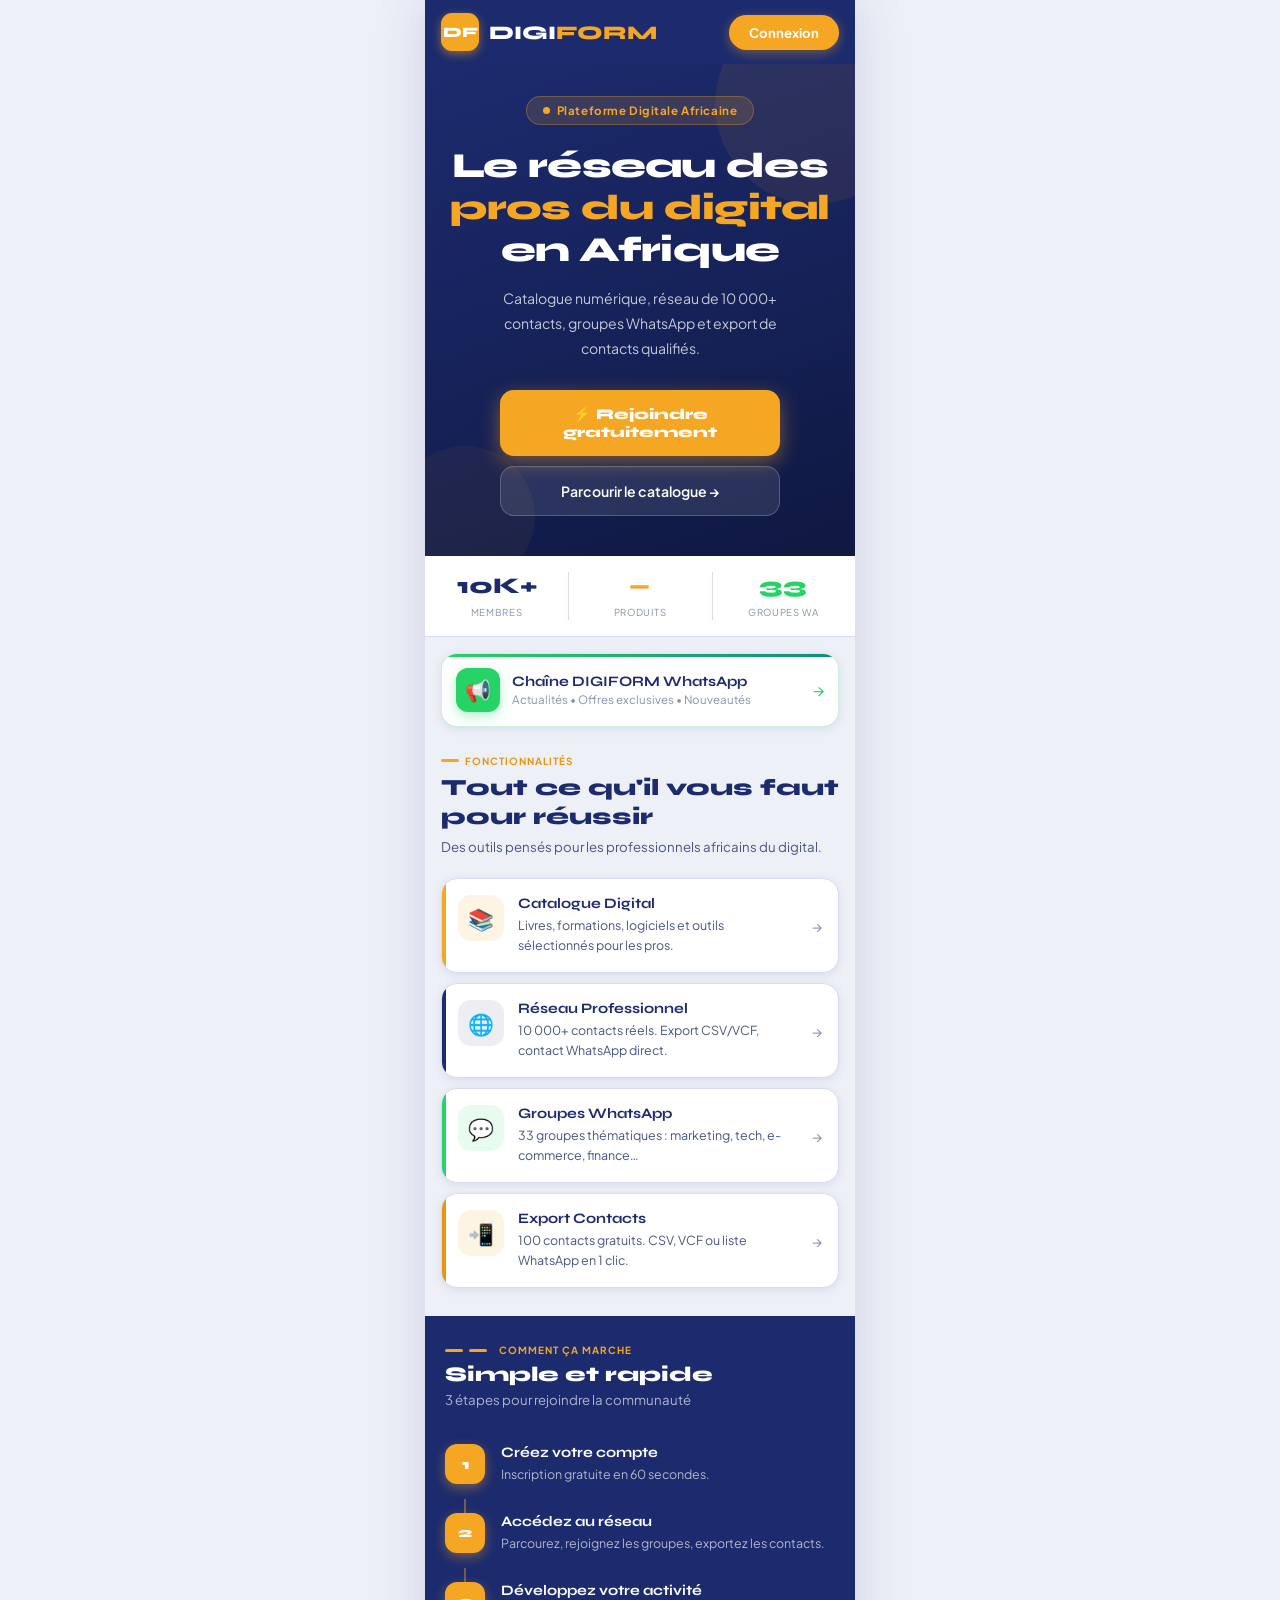
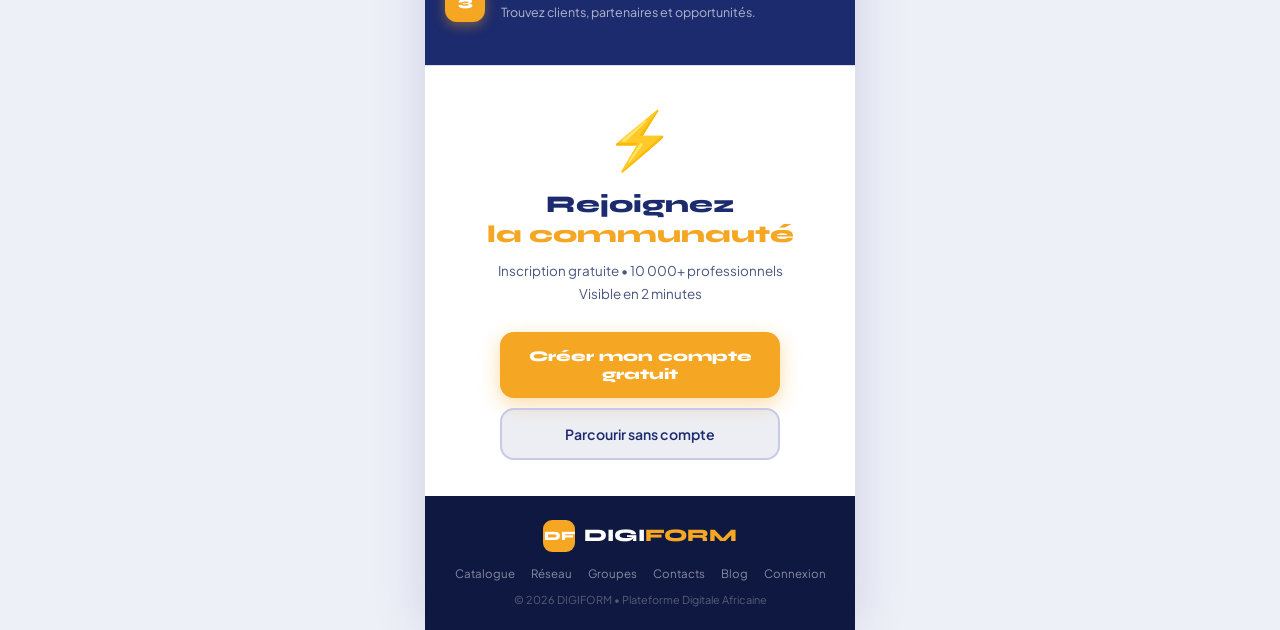
<file: index.html>
<!DOCTYPE html>
<html lang="fr">
<head>
<meta charset="UTF-8"/>
<meta name="viewport" content="width=device-width,initial-scale=1,maximum-scale=1"/>
<title>DIGIFORM · Plateforme Digitale Africaine</title>
<link rel="preconnect" href="https://fonts.googleapis.com"/>
<link rel="preconnect" href="https://fonts.gstatic.com" crossorigin/>
<link href="https://fonts.googleapis.com/css2?family=Plus+Jakarta+Sans:wght@400;500;600;700;800&family=Syne:wght@700;800&display=swap" rel="stylesheet"/>
<style>
*,*::before,*::after{box-sizing:border-box;margin:0;padding:0;}
:root{
  --bg:#EEF0F8;--bg2:#FFFFFF;--bg3:#E4E8F4;--bg4:#D4D9EE;
  --navy:#1C2B6E;--navy2:#152055;--navy3:#0F1840;--navy-l:rgba(28,43,110,.08);
  --orange:#F5A623;--orange2:#E8960F;--orange-l:rgba(245,166,35,.12);
  --text:#1C2B6E;--text2:#4A5580;--text3:#8892B0;
  --border:#D8DCF0;--border2:#C4CAE8;
  --green:#10B981;--red:#EF4444;--wa:#25D366;
  --sh:0 2px 8px rgba(28,43,110,.10);--sh2:0 4px 20px rgba(28,43,110,.14);--sh3:0 8px 32px rgba(28,43,110,.18);
}
html,body{min-height:100vh;background:var(--bg);color:var(--text);font-family:'Plus Jakarta Sans',sans-serif;max-width:430px;margin:0 auto;overflow-x:hidden;}
::selection{background:rgba(28,43,110,.15);}
::-webkit-scrollbar{width:3px;}::-webkit-scrollbar-thumb{background:var(--bg4);border-radius:3px;}
@keyframes rise{from{opacity:0;transform:translateY(14px);}to{opacity:1;transform:none;}}
@keyframes float{0%,100%{transform:translateY(0);}50%{transform:translateY(-8px);}}
@keyframes slide{from{transform:translateX(-8px);opacity:0;}to{transform:none;opacity:1;}}
@keyframes pulse{0%,100%{transform:scale(1);}50%{transform:scale(1.08);}}

/* HEADER */
header{background:var(--navy);padding:13px 16px;display:flex;align-items:center;justify-content:space-between;box-shadow:0 4px 16px rgba(15,24,64,.3);}
.logo-wrap{display:flex;align-items:center;gap:10px;}
.logo-box{width:38px;height:38px;border-radius:11px;background:var(--orange);display:flex;align-items:center;justify-content:center;box-shadow:0 3px 10px rgba(245,166,35,.5);}
.logo-box span{font-family:'Syne',sans-serif;font-size:.9rem;font-weight:800;color:#fff;}
.logo-name{font-family:'Syne',sans-serif;font-size:1.2rem;font-weight:800;color:#fff;}
.logo-name em{color:var(--orange);font-style:normal;}
.btn-header{background:var(--orange);color:#fff;border:none;border-radius:999px;padding:9px 20px;font-size:.82rem;font-weight:700;cursor:pointer;text-decoration:none;box-shadow:0 3px 12px rgba(245,166,35,.4);transition:all .22s;}
.btn-header:hover{background:var(--orange2);transform:translateY(-1px);}

/* HERO */
.hero{background:var(--navy);padding:32px 20px 40px;text-align:center;position:relative;overflow:hidden;}
.hero-bg{position:absolute;inset:0;background:linear-gradient(160deg,#1C2B6E 0%,#152055 60%,#0F1840 100%);z-index:0;}
.hero-circle{position:absolute;border-radius:50%;z-index:0;}
.hero-c1{width:200px;height:200px;background:rgba(245,166,35,.08);top:-60px;right:-60px;}
.hero-c2{width:140px;height:140px;background:rgba(245,166,35,.05);bottom:-30px;left:-30px;}
.hero-inner{position:relative;z-index:1;}
.hero-badge{display:inline-flex;align-items:center;gap:7px;background:rgba(245,166,35,.15);border:1.5px solid rgba(245,166,35,.3);border-radius:999px;padding:6px 16px;font-size:.72rem;font-weight:700;color:var(--orange);letter-spacing:.05em;margin-bottom:20px;}
.hero-dot{width:7px;height:7px;border-radius:50%;background:var(--orange);animation:pulse 2s infinite;}
.hero h1{font-family:'Syne',sans-serif;font-size:2.2rem;font-weight:800;line-height:1.2;color:#fff;margin-bottom:14px;letter-spacing:-.02em;}
.hero h1 span{color:var(--orange);}
.hero p{font-size:.88rem;color:rgba(255,255,255,.75);line-height:1.8;margin-bottom:28px;max-width:300px;margin-left:auto;margin-right:auto;}
.hero-btns{display:flex;flex-direction:column;gap:10px;max-width:280px;margin:0 auto;}
.btn-p{display:flex;align-items:center;justify-content:center;gap:8px;background:var(--orange);color:#fff;border:none;border-radius:14px;padding:15px;font-family:'Syne',sans-serif;font-size:.92rem;font-weight:800;cursor:pointer;text-decoration:none;box-shadow:0 6px 20px rgba(245,166,35,.45);transition:all .25s;}
.btn-p:hover{background:var(--orange2);transform:translateY(-2px);}
.btn-s{display:flex;align-items:center;justify-content:center;gap:8px;background:rgba(255,255,255,.1);color:#fff;border:1.5px solid rgba(255,255,255,.2);border-radius:14px;padding:15px;font-family:'Plus Jakarta Sans',sans-serif;font-size:.88rem;font-weight:600;cursor:pointer;text-decoration:none;transition:all .25s;}
.btn-s:hover{background:rgba(255,255,255,.18);}

/* STATS */
.stats{background:var(--bg2);border-bottom:1px solid var(--border);display:grid;grid-template-columns:repeat(3,1fr);}
.sc{padding:16px 6px;text-align:center;position:relative;}
.sc+.sc::before{content:'';position:absolute;left:0;top:20%;height:60%;width:1px;background:var(--border);}
.sn{font-family:'Syne',sans-serif;font-size:1.4rem;font-weight:800;color:var(--navy);display:block;}
.sl{font-size:.6rem;color:var(--text3);text-transform:uppercase;letter-spacing:.07em;margin-top:3px;}

/* WA */
.wa-sect{padding:16px 16px 4px;}
.wa-card{display:flex;align-items:center;gap:12px;background:#fff;border:1.5px solid rgba(37,211,102,.25);border-radius:16px;padding:14px;text-decoration:none;transition:all .22s;box-shadow:var(--sh);position:relative;overflow:hidden;}
.wa-card::before{content:'';position:absolute;top:0;left:0;right:0;height:3px;background:linear-gradient(90deg,#25D366,#128C7E);}
.wa-card:hover{border-color:#25D366;transform:translateY(-2px);box-shadow:var(--sh2);}
.wa-ico{width:44px;height:44px;border-radius:12px;background:#25D366;display:flex;align-items:center;justify-content:center;font-size:1.3rem;flex-shrink:0;box-shadow:0 4px 12px rgba(37,211,102,.35);}
.wa-title{font-family:'Syne',sans-serif;font-size:.9rem;font-weight:700;color:var(--navy);}
.wa-sub{font-size:.72rem;color:var(--text3);margin-top:2px;}

/* FEATURES */
.feat-sect{padding:24px 16px;}
.sect-label{font-size:.62rem;font-weight:700;color:var(--orange2);letter-spacing:.1em;text-transform:uppercase;margin-bottom:6px;display:flex;align-items:center;gap:6px;}
.sect-label::before{content:'';width:18px;height:3px;border-radius:2px;background:var(--orange);}
.sect-title{font-family:'Syne',sans-serif;font-size:1.45rem;font-weight:800;color:var(--navy);line-height:1.25;margin-bottom:5px;}
.sect-sub{font-size:.83rem;color:var(--text2);line-height:1.7;margin-bottom:20px;}
.feat-list{display:flex;flex-direction:column;gap:10px;}
.feat{background:var(--bg2);border:1.5px solid var(--border);border-radius:16px;padding:16px;display:flex;gap:14px;align-items:flex-start;text-decoration:none;transition:all .22s;position:relative;overflow:hidden;box-shadow:var(--sh);}
.feat::after{content:'';position:absolute;left:0;top:0;bottom:0;width:4px;border-radius:16px 0 0 16px;}
.feat-1::after{background:var(--orange);}
.feat-2::after{background:var(--navy);}
.feat-3::after{background:#25D366;}
.feat-4::after{background:var(--orange2);}
.feat:hover{border-color:var(--navy);transform:translateX(4px);box-shadow:var(--sh2);}
.feat-ico{width:46px;height:46px;border-radius:13px;display:flex;align-items:center;justify-content:center;font-size:1.3rem;flex-shrink:0;}
.feat-title{font-family:'Syne',sans-serif;font-size:.9rem;font-weight:700;color:var(--navy);margin-bottom:4px;}
.feat-desc{font-size:.78rem;color:var(--text2);line-height:1.6;}
.feat-arr{margin-left:auto;font-size:.9rem;color:var(--text3);flex-shrink:0;align-self:center;}

/* STEPS */
.how-sect{background:var(--navy);padding:28px 20px;margin-top:4px;}
.how-title{font-family:'Syne',sans-serif;font-size:1.3rem;font-weight:800;color:#fff;margin-bottom:4px;}
.how-sub{font-size:.83rem;color:rgba(255,255,255,.65);margin-bottom:22px;}
.steps{display:flex;flex-direction:column;gap:0;}
.step{display:flex;gap:16px;padding:14px 0;position:relative;}
.step+.step::before{content:'';position:absolute;left:19px;top:0;width:2px;height:14px;background:rgba(245,166,35,.4);}
.step-n{width:40px;height:40px;border-radius:12px;background:var(--orange);display:flex;align-items:center;justify-content:center;font-family:'Syne',sans-serif;font-size:.88rem;font-weight:800;color:#fff;flex-shrink:0;box-shadow:0 4px 12px rgba(245,166,35,.4);}
.step-title{font-family:'Syne',sans-serif;font-size:.9rem;font-weight:700;color:#fff;margin-bottom:4px;}
.step-desc{font-size:.78rem;color:rgba(255,255,255,.65);line-height:1.6;}

/* CTA FINAL */
.cta-sect{background:var(--bg2);padding:36px 20px;text-align:center;border-top:1.5px solid var(--border);}
.cta-ico{font-size:3.5rem;margin-bottom:16px;display:block;animation:float 4s ease-in-out infinite;}
.cta-title{font-family:'Syne',sans-serif;font-size:1.5rem;font-weight:800;color:var(--navy);line-height:1.25;margin-bottom:9px;}
.cta-title span{color:var(--orange);}
.cta-sub{font-size:.84rem;color:var(--text2);line-height:1.75;margin-bottom:26px;}
.cta-btns{display:flex;flex-direction:column;gap:10px;max-width:280px;margin:0 auto;}
.btn-cta-p{display:flex;align-items:center;justify-content:center;gap:8px;background:var(--orange);color:#fff;border:none;border-radius:14px;padding:15px;font-family:'Syne',sans-serif;font-size:.92rem;font-weight:800;text-decoration:none;box-shadow:0 6px 20px rgba(245,166,35,.4);transition:all .25s;}
.btn-cta-p:hover{background:var(--orange2);transform:translateY(-2px);}
.btn-cta-s{display:flex;align-items:center;justify-content:center;background:var(--navy-l);color:var(--navy);border:2px solid var(--border2);border-radius:14px;padding:15px;font-family:'Plus Jakarta Sans',sans-serif;font-size:.88rem;font-weight:600;text-decoration:none;transition:all .25s;}
.btn-cta-s:hover{border-color:var(--navy);}

/* FOOTER */
footer{background:var(--navy3);padding:24px 20px;text-align:center;}
.f-logo{display:flex;align-items:center;gap:9px;justify-content:center;margin-bottom:14px;}
.f-box{width:32px;height:32px;border-radius:9px;background:var(--orange);display:flex;align-items:center;justify-content:center;}
.f-box span{font-family:'Syne',sans-serif;font-size:.8rem;font-weight:800;color:#fff;}
.f-name{font-family:'Syne',sans-serif;font-size:1.1rem;font-weight:800;color:#fff;}
.f-name em{color:var(--orange);font-style:normal;}
.f-links{display:flex;gap:16px;justify-content:center;flex-wrap:wrap;margin-bottom:12px;}
.f-links a{font-size:.72rem;color:rgba(255,255,255,.5);text-decoration:none;transition:color .2s;}
.f-links a:hover{color:var(--orange);}
.f-copy{font-size:.68rem;color:rgba(255,255,255,.3);}

@media(min-width:430px){body{box-shadow:0 0 50px rgba(28,43,110,.15);}}
</style>
</head>
<body>

<header>
  <div class="logo-wrap">
    <div class="logo-box"><span>DF</span></div>
    <div class="logo-name">DIGI<em>FORM</em></div>
  </div>
  <a href="auth.html" class="btn-header">Connexion</a>
</header>

<section class="hero">
  <div class="hero-bg"></div>
  <div class="hero-circle hero-c1"></div>
  <div class="hero-circle hero-c2"></div>
  <div class="hero-inner">
    <div class="hero-badge"><div class="hero-dot"></div> Plateforme Digitale Africaine</div>
    <h1>Le réseau des<br/><span>pros du digital</span><br/>en Afrique</h1>
    <p>Catalogue numérique, réseau de 10 000+ contacts, groupes WhatsApp et export de contacts qualifiés.</p>
    <div class="hero-btns" id="hero-btns">
      <a href="auth.html?m=register" class="btn-p">&#9889; Rejoindre gratuitement</a>
      <a href="dashboard.html" class="btn-s">Parcourir le catalogue &#8594;</a>
    </div>
  </div>
</section>

<section class="stats">
  <div class="sc"><span class="sn" id="st-m">10K+</span><span class="sl">Membres</span></div>
  <div class="sc"><span class="sn" id="st-p" style="color:var(--orange);">—</span><span class="sl">Produits</span></div>
  <div class="sc"><span class="sn" style="color:#25D366;">33</span><span class="sl">Groupes WA</span></div>
</section>

<div class="wa-sect">
  <a href="https://whatsapp.com/channel/0029Vb7wL2sFi8xjaIYup310" target="_blank" rel="noopener" class="wa-card">
    <div class="wa-ico">&#128226;</div>
    <div>
      <div class="wa-title">Chaîne DIGIFORM WhatsApp</div>
      <div class="wa-sub">Actualités &bull; Offres exclusives &bull; Nouveautés</div>
    </div>
    <span style="color:#25D366;font-size:1rem;margin-left:auto;">&#8594;</span>
  </a>
</div>

<section class="feat-sect">
  <div class="sect-label">Fonctionnalités</div>
  <h2 class="sect-title">Tout ce qu'il vous faut<br/>pour réussir</h2>
  <p class="sect-sub">Des outils pensés pour les professionnels africains du digital.</p>

  <div class="feat-list">
    <a href="dashboard.html" class="feat feat-1" style="text-decoration:none;">
      <div class="feat-ico" style="background:var(--orange-l);">&#128218;</div>
      <div style="flex:1;">
        <div class="feat-title">Catalogue Digital</div>
        <div class="feat-desc">Livres, formations, logiciels et outils sélectionnés pour les pros.</div>
      </div>
      <div class="feat-arr">&#8594;</div>
    </a>
    <a href="network.html" class="feat feat-2" style="text-decoration:none;">
      <div class="feat-ico" style="background:var(--navy-l);">&#127760;</div>
      <div style="flex:1;">
        <div class="feat-title">Réseau Professionnel</div>
        <div class="feat-desc">10 000+ contacts réels. Export CSV/VCF, contact WhatsApp direct.</div>
      </div>
      <div class="feat-arr">&#8594;</div>
    </a>
    <a href="groups.html" class="feat feat-3" style="text-decoration:none;">
      <div class="feat-ico" style="background:rgba(37,211,102,.1);">&#128172;</div>
      <div style="flex:1;">
        <div class="feat-title">Groupes WhatsApp</div>
        <div class="feat-desc">33 groupes thématiques : marketing, tech, e-commerce, finance…</div>
      </div>
      <div class="feat-arr">&#8594;</div>
    </a>
    <a href="contacts.html" class="feat feat-4" style="text-decoration:none;">
      <div class="feat-ico" style="background:var(--orange-l);">&#128242;</div>
      <div style="flex:1;">
        <div class="feat-title">Export Contacts</div>
        <div class="feat-desc">100 contacts gratuits. CSV, VCF ou liste WhatsApp en 1 clic.</div>
      </div>
      <div class="feat-arr">&#8594;</div>
    </a>
  </div>
</section>

<section class="how-sect">
  <div class="sect-label" style="color:var(--orange);margin-bottom:6px;"><span style="width:18px;height:3px;border-radius:2px;background:var(--orange);display:inline-block;margin-right:6px;vertical-align:middle;"></span>Comment ça marche</div>
  <div class="how-title">Simple et rapide</div>
  <div class="how-sub">3 étapes pour rejoindre la communauté</div>
  <div class="steps">
    <div class="step">
      <div class="step-n">1</div>
      <div><div class="step-title">Créez votre compte</div><div class="step-desc">Inscription gratuite en 60 secondes.</div></div>
    </div>
    <div class="step">
      <div class="step-n">2</div>
      <div><div class="step-title">Accédez au réseau</div><div class="step-desc">Parcourez, rejoignez les groupes, exportez les contacts.</div></div>
    </div>
    <div class="step">
      <div class="step-n">3</div>
      <div><div class="step-title">Développez votre activité</div><div class="step-desc">Trouvez clients, partenaires et opportunités.</div></div>
    </div>
  </div>
</section>

<section class="cta-sect">
  <span class="cta-ico">&#9889;</span>
  <h2 class="cta-title">Rejoignez<br/><span>la communauté</span></h2>
  <p class="cta-sub">Inscription gratuite &bull; 10 000+ professionnels<br/>Visible en 2 minutes</p>
  <div class="cta-btns">
    <a href="auth.html?m=register" class="btn-cta-p">Créer mon compte gratuit</a>
    <a href="dashboard.html" class="btn-cta-s">Parcourir sans compte</a>
  </div>
</section>

<footer>
  <div class="f-logo"><div class="f-box"><span>DF</span></div><div class="f-name">DIGI<em>FORM</em></div></div>
  <div class="f-links">
    <a href="dashboard.html">Catalogue</a>
    <a href="network.html">Réseau</a>
    <a href="groups.html">Groupes</a>
    <a href="contacts.html">Contacts</a>
    <a href="blog.html">Blog</a>
    <a href="auth.html">Connexion</a>
  </div>
  <div class="f-copy">© 2026 DIGIFORM &bull; Plateforme Digitale Africaine</div>
</footer>

<script>
var sess=null;try{sess=JSON.parse(localStorage.getItem('dg_sess')||'null');}catch(e){}
if(sess){var hb=document.getElementById('hero-btns');if(hb)hb.innerHTML='<a href="dashboard.html" class="btn-p">&#127968; Mon espace</a><a href="network.html" class="btn-s">Voir le réseau &#8594;</a>';}
var SB='https://rxhjuetoxyjrairroycb.supabase.co';
var ANON='eyJhbGciOiJIUzI1NiIsInR5cCI6IkpXVCJ9.eyJpc3MiOiJzdXBhYmFzZSIsInJlZiI6InJ4aGp1ZXRveHlqcmFpcnJveWNiIiwicm9sZSI6ImFub24iLCJpYXQiOjE3NzYwOTkxMjksImV4cCI6MjA5MTY3NTEyOX0.FTk6DNeI2FSsY6Eg1mKC64lj1-aS9fzTyzTlQbuGn-Q';
function fetchStat(path,cb){var x=new XMLHttpRequest();x.open('GET',SB+'/rest/v1/'+path,true);x.setRequestHeader('apikey',ANON);x.setRequestHeader('Prefer','count=exact');x.setRequestHeader('Range','0-0');x.onload=function(){var cr=x.getResponseHeader('Content-Range')||'';var n=parseInt((cr.split('/')[1])||'0')||0;cb(n);};x.onerror=function(){cb(0);};x.send();}
fetchStat('profiles?select=id',function(n){var e=document.getElementById('st-m');if(e&&n>0)e.textContent=n>999?(n/1000).toFixed(1).replace('.0','')+'K+':String(n);});
fetchStat('products?select=id',function(n){var e=document.getElementById('st-p');if(e)e.textContent=n>0?String(n):'—';});
</script>
</body>
</html>
</file>
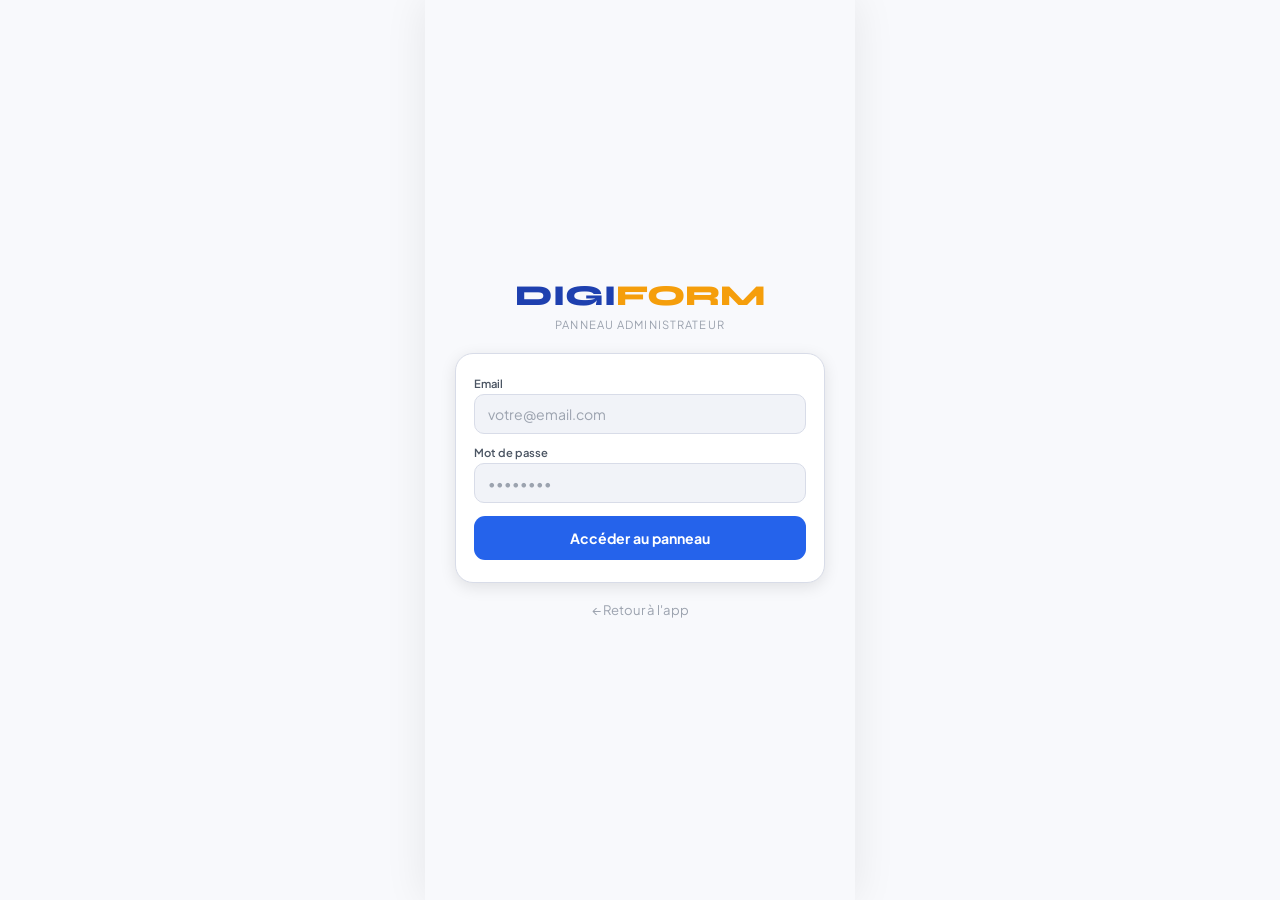
<file: admin.html>
<!DOCTYPE html>
<html lang="fr">
<head>
<meta charset="UTF-8"/>
<meta name="viewport" content="width=device-width,initial-scale=1,maximum-scale=1"/>
<title>DIGIFORM · Admin</title>
<link rel="preconnect" href="https://fonts.googleapis.com"/>
<link rel="preconnect" href="https://fonts.gstatic.com" crossorigin/>
<link href="https://fonts.googleapis.com/css2?family=Plus+Jakarta+Sans:wght@400;500;600;700&family=Syne:wght@700;800&display=swap" rel="stylesheet"/>
<style>
*,*::before,*::after{box-sizing:border-box;margin:0;padding:0;}
:root{
  --bg:#F8F9FC;--bg2:#FFF;--bg3:#F1F3F8;--bg4:#E4E8F0;
  --border:#D8DCE8;--text:#111827;--text2:#4B5563;--text3:#9CA3AF;
  --blue:#2563EB;--blue2:#1D4ED8;--bl:#EFF6FF;--bb:#BFDBFE;
  --gold:#F59E0B;--gl:#FFFBEB;--gb:#FDE68A;
  --green:#10B981;--grl:#F0FDF4;--grb:#BBF7D0;
  --red:#EF4444;--rl:#FEF2F2;--rb:#FECACA;
  --wa:#25D366;--wa2:#128C7E;
  --sh:0 1px 3px rgba(0,0,0,.08);--sh2:0 4px 16px rgba(0,0,0,.1);
}
html,body{min-height:100vh;background:var(--bg);color:var(--text);font-family:'Plus Jakarta Sans',sans-serif;overflow-x:hidden;}
#app{max-width:430px;margin:0 auto;min-height:100vh;display:flex;flex-direction:column;}
*::-webkit-scrollbar{width:3px;}*::-webkit-scrollbar-thumb{background:var(--border);border-radius:3px;}

@keyframes rise{from{opacity:0;transform:translateY(12px);}to{opacity:1;transform:none;}}
@keyframes spin{to{transform:rotate(360deg);}}
@keyframes float{0%,100%{transform:translateY(0);}50%{transform:translateY(-6px);}}
@keyframes fadeIn{from{opacity:0;}to{opacity:1;}}
@keyframes slideUp{from{transform:translateY(100%);opacity:0;}to{transform:none;opacity:1;}}

.logo{font-family:'Syne',sans-serif;font-weight:800;line-height:1;white-space:nowrap;}
.ld{color:#1E40AF;}.lf{color:var(--gold);}

/* ── BUTTONS ── */
.btn{border:none;cursor:pointer;font-family:'Plus Jakarta Sans',sans-serif;font-weight:600;transition:all .2s;display:inline-flex;align-items:center;justify-content:center;gap:6px;}
.btn:disabled{opacity:.4;cursor:not-allowed;}
.b-bl{background:var(--blue);color:#fff;border-radius:10px;}
.b-bl:hover:not(:disabled){background:var(--blue2);}
.b-rd{background:var(--rl);color:var(--red);border:1px solid var(--rb);border-radius:9px;}
.b-out{background:var(--bg2);color:var(--text);border:1.5px solid var(--border);border-radius:10px;}
.b-wa{background:var(--wa);color:#fff;border-radius:10px;}
.b-wa:hover:not(:disabled){background:var(--wa2);}

/* ── INPUTS ── */
.inp{background:var(--bg3);border:1.5px solid var(--border);border-radius:10px;color:var(--text);font-family:'Plus Jakarta Sans',sans-serif;font-size:.88rem;padding:10px 13px;width:100%;outline:none;transition:all .2s;display:block;}
.inp:focus{border-color:var(--blue);background:var(--bl);}
.inp::placeholder{color:var(--text3);}
textarea.inp{resize:vertical;min-height:75px;}
select.inp{cursor:pointer;-webkit-appearance:none;}
.lbl{font-size:.7rem;font-weight:600;color:var(--text2);display:block;margin-bottom:4px;}

/* ── CARDS ── */
.card{background:var(--bg2);border:1px solid var(--border);border-radius:14px;padding:15px;margin-bottom:12px;box-shadow:var(--sh);}
.ct{font-size:.63rem;font-weight:700;color:var(--text3);letter-spacing:.1em;text-transform:uppercase;margin-bottom:12px;display:flex;align-items:center;gap:6px;}
.ct::before{content:'';width:3px;height:11px;border-radius:2px;background:var(--blue);flex-shrink:0;}

/* ── IMAGE UPLOAD ── */
.upload-area{width:100%;aspect-ratio:16/7;border:2px dashed var(--border);border-radius:12px;display:flex;flex-direction:column;align-items:center;justify-content:center;cursor:pointer;transition:all .2s;position:relative;overflow:hidden;background:var(--bg3);margin-bottom:9px;}
.upload-area:hover{border-color:var(--blue);background:var(--bl);}
.upload-area.uploading{border-style:solid;border-color:var(--blue);pointer-events:none;}
.upload-area.has-img{border-style:solid;border-color:var(--border);}
.upload-ico{font-size:1.8rem;margin-bottom:6px;}
.upload-txt{font-size:.82rem;font-weight:600;color:var(--text2);}
.upload-hint{font-size:.7rem;color:var(--text3);margin-top:2px;}
.upload-preview{position:absolute;inset:0;object-fit:cover;width:100%;height:100%;}
.upload-overlay{position:absolute;inset:0;background:rgba(0,0,0,.45);display:flex;align-items:center;justify-content:center;opacity:0;transition:opacity .2s;}
.upload-area.has-img:hover .upload-overlay{opacity:1;}
.upload-change{color:#fff;font-size:.82rem;font-weight:700;}
.upload-prog{position:absolute;bottom:0;left:0;height:3px;background:var(--blue);transition:width .3s;border-radius:0 0 10px 10px;}

/* ── TOGGLE ── */
.tog-r{display:flex;align-items:center;gap:10px;background:var(--bg3);padding:11px 13px;border-radius:10px;cursor:pointer;border:1px solid var(--border);user-select:none;}
.tog{width:40px;height:22px;border-radius:11px;background:var(--border);position:relative;transition:background .22s;flex-shrink:0;}
.tog.on{background:var(--blue);}
.tog-k{position:absolute;top:2px;left:2px;width:18px;height:18px;border-radius:50%;background:#fff;transition:left .22s;box-shadow:0 1px 3px rgba(0,0,0,.2);}
.tog.on .tog-k{left:20px;}

/* ── HEADER ADMIN ── */
.ah{background:rgba(255,255,255,.97);border-bottom:1px solid var(--border);padding:11px 14px;display:flex;align-items:center;gap:10px;flex-shrink:0;position:sticky;top:0;z-index:100;box-shadow:var(--sh);}
.ab{width:34px;height:34px;border-radius:50%;background:var(--bg3);border:1px solid var(--border);cursor:pointer;color:var(--text2);font-size:.9rem;display:flex;align-items:center;justify-content:center;text-decoration:none;transition:all .2s;flex-shrink:0;}
.ab:hover{border-color:var(--blue);color:var(--blue);}

/* ── TABS ── */
.tabs{display:flex;gap:5px;overflow-x:auto;padding:8px 12px;flex-shrink:0;background:var(--bg2);border-bottom:1px solid var(--border);}
.tabs::-webkit-scrollbar{height:0;}
.tab{flex-shrink:0;padding:7px 12px;border-radius:9px;font-size:.76rem;background:var(--bg3);color:var(--text2);border:1.5px solid var(--border);cursor:pointer;font-family:'Plus Jakarta Sans',sans-serif;font-weight:500;white-space:nowrap;transition:all .2s;}
.tab.on{background:var(--blue);color:#fff;border-color:var(--blue);font-weight:700;}

/* ── CONTENT ── */
.ac{flex:1;overflow-y:auto;padding:14px 13px;}
.sub{display:none;}
.sub.on{display:block;animation:rise .3s both;}

/* ── PRODUITS ── */
.pitem{background:var(--bg2);border-radius:12px;padding:11px;border:1px solid var(--border);display:flex;gap:10px;align-items:center;margin-bottom:8px;box-shadow:var(--sh);}
.pthumb{width:48px;height:48px;border-radius:9px;flex-shrink:0;background:var(--bg3);display:flex;align-items:center;justify-content:center;font-size:1.3rem;overflow:hidden;position:relative;}
.pthumb img{position:absolute;inset:0;width:100%;height:100%;object-fit:cover;border-radius:9px;}

/* ── CONTACTS / MEMBRES ── */
.citem,.uitem{background:var(--bg2);border-radius:12px;padding:11px;border:1px solid var(--border);display:flex;gap:10px;align-items:center;margin-bottom:8px;box-shadow:var(--sh);}
.av{width:36px;height:36px;border-radius:50%;display:flex;align-items:center;justify-content:center;font-size:.8rem;font-weight:800;font-family:'Syne',sans-serif;flex-shrink:0;}

/* ── GROUPES ── */
.gitem{background:var(--bg2);border-radius:12px;padding:11px;border:1px solid var(--border);display:flex;gap:10px;align-items:center;margin-bottom:8px;box-shadow:var(--sh);}
.gico{width:40px;height:40px;border-radius:10px;display:flex;align-items:center;justify-content:center;font-size:1.2rem;flex-shrink:0;}

/* ── NOTIFS HISTORIQUE ── */
.nitem{background:var(--bg2);border:1px solid var(--border);border-radius:12px;padding:12px;margin-bottom:9px;box-shadow:var(--sh);}

/* ── SQL ── */
.sql-wrap{background:var(--bg2);border-radius:12px;overflow:hidden;border:1px solid var(--border);margin-bottom:12px;}
.sql-hdr{padding:9px 12px;background:var(--bg3);display:flex;justify-content:space-between;align-items:center;border-bottom:1px solid var(--border);}
pre.sql-code{padding:12px;font-size:9.5px;color:var(--text2);overflow-x:auto;line-height:1.9;font-family:monospace;margin:0;max-height:320px;white-space:pre-wrap;}

/* ── LOGIN ── */
.lw{min-height:100vh;display:flex;flex-direction:column;align-items:center;justify-content:center;padding:32px 20px;}
.lb{width:100%;max-width:370px;background:var(--bg2);border-radius:18px;padding:22px 18px;border:1px solid var(--border);box-shadow:var(--sh2);}

/* ── MODAL EDIT USER ── */
#uov{position:fixed;inset:0;background:rgba(0,0,0,.45);backdrop-filter:blur(8px);z-index:9000;display:none;align-items:flex-end;justify-content:center;}
#uov.open{display:flex;animation:fadeIn .25s;}
#ubox{width:100%;max-width:430px;background:var(--bg2);border-radius:20px 20px 0 0;border:1px solid var(--border);border-bottom:none;padding:20px 16px 44px;animation:slideUp .3s cubic-bezier(.22,1,.36,1);max-height:85vh;overflow-y:auto;}
.handle{width:36px;height:4px;border-radius:2px;background:var(--bg4);margin:0 auto 16px;}

/* ── STAT CARD ── */
.stat-c{background:var(--bg2);border-radius:11px;padding:12px 8px;border:1px solid var(--border);text-align:center;box-shadow:var(--sh);}
.stat-n{font-family:'Syne',sans-serif;font-size:1.4rem;font-weight:800;}
.stat-l{font-size:.58rem;color:var(--text3);text-transform:uppercase;letter-spacing:.05em;margin-top:2px;}

/* ── SPINNER ── */
.sp{display:inline-block;width:13px;height:13px;border:2px solid rgba(255,255,255,.3);border-top-color:#fff;border-radius:50%;animation:spin .7s linear infinite;vertical-align:middle;}
.sp-d{display:inline-block;width:13px;height:13px;border:2px solid rgba(0,0,0,.15);border-top-color:var(--text);border-radius:50%;animation:spin .7s linear infinite;vertical-align:middle;}

/* ── TOAST ── */
#toast{position:fixed;top:72px;left:50%;transform:translateX(-50%);padding:10px 20px;border-radius:999px;z-index:9999;font-weight:700;font-size:.82rem;box-shadow:0 8px 24px rgba(0,0,0,.15);white-space:nowrap;max-width:90vw;text-align:center;display:none;pointer-events:none;}
#toast.show{display:block;animation:rise .3s ease;}
#toast.ok{background:var(--green);color:#fff;}
#toast.err{background:var(--red);color:#fff;}
#toast.inf{background:var(--blue);color:#fff;}
#toast.warn{background:var(--gold);color:#111;}

@media(min-width:430px){#app{box-shadow:0 0 40px rgba(0,0,0,.08);}}
</style>
</head>
<body>
<div id="app">
  <div id="view"></div>
  <div id="uov" onclick="if(event.target===this)fermerUE()">
    <div id="ubox"><div id="ucnt"></div></div>
  </div>
</div>
<div id="toast"></div>

<script>
/* ══════════════════════════════════════
   DIGIFORM · PANNEAU ADMIN
   - Zéro backtick imbriqué
   - Upload image Supabase Storage
   - Produits / Contacts / Membres
   - Notifications / Groupes WA / SQL
══════════════════════════════════════ */

var SB   = 'https://rxhjuetoxyjrairroycb.supabase.co';
var ANON = 'eyJhbGciOiJIUzI1NiIsInR5cCI6IkpXVCJ9.eyJpc3MiOiJzdXBhYmFzZSIsInJlZiI6InJ4aGp1ZXRveHlqcmFpcnJveWNiIiwicm9sZSI6ImFub24iLCJpYXQiOjE3NzYwOTkxMjksImV4cCI6MjA5MTY3NTEyOX0.FTk6DNeI2FSsY6Eg1mKC64lj1-aS9fzTyzTlQbuGn-Q';
var BUCKETS = ['digiform', 'images', 'products', 'public'];

/* ── ÉTAT ── */
var S = {
  sess: null, prof: null, sub: 'add',
  products: [], users: [], notifs: [], contacts: [], groups: [], nl: [], nlUnread: 0,
  cFilt: [], gFilt: [], uFilt: 'all',
  feat: false, uea: false, gFeat: false,
  imgUrl: '', activeBucket: '', gCat: '', gQ: '', gOff: 0
};

/* ── UTILS ── */
var toTm;
function toast(msg, t) {
  clearTimeout(toTm); t = t || 'ok';
  var e = document.getElementById('toast'); if (!e) return;
  e.textContent = msg; e.className = 'show ' + t;
  toTm = setTimeout(function() { e.classList.remove('show'); }, 4000);
}
function esc(s) { return (s || '').replace(/&/g,'&amp;').replace(/</g,'&lt;').replace(/>/g,'&gt;').replace(/"/g,'&quot;'); }
function fmt(n) { return Number(n || 0).toLocaleString('fr-FR'); }
function fmtD(d) { return d ? new Date(d).toLocaleDateString('fr-FR', {day:'2-digit',month:'short',year:'numeric'}) : ''; }
function ini(n) { return (n || '?').charAt(0).toUpperCase(); }
function tok() { return S.sess && S.sess.access_token ? S.sess.access_token : ANON; }
function spinS() { return '<span class="sp"></span>'; }
function spinD() { return '<span class="sp-d"></span>'; }

/* ── DB ── */
async function dbReq(path, opts) {
  opts = opts || {};
  try {
    var r = await fetch(SB + '/rest/v1/' + path, {
      method: opts.method || 'GET',
      headers: Object.assign({
        'apikey': ANON,
        'Authorization': 'Bearer ' + tok(),
        'Content-Type': 'application/json',
        'Prefer': (opts.method === 'POST' || opts.method === 'PATCH') ? 'return=representation' : ''
      }, opts.headers || {}),
      body: opts.body || undefined
    });
    var d; try { d = await r.json(); } catch(e) { d = null; }
    return { ok: r.ok, d: d, s: r.status };
  } catch(e) { return { ok: false, d: null, s: 0 }; }
}

async function authReq(ep, body) {
  try {
    var r = await fetch(SB + '/auth/v1/' + ep, {
      method: 'POST',
      headers: { 'Content-Type': 'application/json', 'apikey': ANON },
      body: JSON.stringify(body)
    });
    return await r.json();
  } catch(e) { return { error: 'network' }; }
}

async function fetchAll(path) {
  var PAGE = 1000, res = [], off = 0, done = false;
  while (!done) {
    try {
      var r = await fetch(SB + '/rest/v1/' + path, {
        headers: {
          'apikey': ANON, 'Authorization': 'Bearer ' + tok(),
          'Range-Unit': 'items', 'Range': off + '-' + (off + PAGE - 1),
          'Prefer': 'count=none'
        }
      });
      var d = await r.json();
      if (!Array.isArray(d) || d.length === 0) { done = true; }
      else { res = res.concat(d); if (d.length < PAGE) done = true; else off += PAGE; }
    } catch(e) { done = true; }
  }
  return res;
}

/* ── UPLOAD IMAGE ── */
async function tryUpload(file, bucket, name) {
  try {
    var r = await fetch(SB + '/storage/v1/object/' + bucket + '/' + name, {
      method: 'POST',
      headers: {
        'Authorization': 'Bearer ' + tok(),
        'apikey': ANON,
        'Content-Type': file.type,
        'x-upsert': 'true'
      },
      body: file
    });
    if (r.ok || r.status === 200) return SB + '/storage/v1/object/public/' + bucket + '/' + name;
    return null;
  } catch(e) { return null; }
}

async function uploadImage(file) {
  var ext = (file.name.split('.').pop() || 'jpg').toLowerCase();
  var name = Date.now() + '_' + Math.random().toString(36).slice(2) + '.' + ext;
  if (S.activeBucket) return await tryUpload(file, S.activeBucket, name);
  for (var i = 0; i < BUCKETS.length; i++) {
    var url = await tryUpload(file, BUCKETS[i], name);
    if (url) { S.activeBucket = BUCKETS[i]; return url; }
  }
  return null;
}

/* ── LOAD DATA ── */
async function loadP() { var r = await dbReq('products?order=created_at.desc'); if (r.ok && Array.isArray(r.d)) S.products = r.d; }
async function loadU() { var r = await dbReq('profiles?order=created_at.desc'); if (r.ok && Array.isArray(r.d)) S.users = r.d; }
async function loadN() { var r = await dbReq('notifications?order=created_at.desc'); if (r.ok && Array.isArray(r.d)) S.notifs = r.d; }
async function loadC() { S.contacts = await fetchAll('pre_contacts?order=created_at.desc&select=id,full_name,phone,email,profession,country_code,created_at'); filtC(); }
async function loadNL() {
  var r = await dbReq('newsletter?order=created_at.desc&is_read=eq.false');
  var r2 = await dbReq('newsletter?order=created_at.desc');
  S.nlUnread = (r.ok && Array.isArray(r.d)) ? r.d.length : 0;
  S.nl = (r2.ok && Array.isArray(r2.d)) ? r2.d : [];
  renderNLBadge();
}
function renderNLBadge() {
  var tab = document.querySelector('[onclick="setSub(\'newsletter\')"]');
  if (tab && S.nlUnread > 0) {
    tab.innerHTML = 'Messages <span style="background:#EF4444;color:#fff;border-radius:999px;padding:1px 7px;font-size:.65rem;margin-left:4px;font-weight:800;">' + S.nlUnread + '</span>';
  }
}

async function loadG() {
  var path = 'wa_groups?order=created_at.desc&select=id,name,description,category,country,members_count,invite_link,is_featured,is_active';
  var r = await dbReq(path);
  if (r.ok && Array.isArray(r.d)) { S.groups = r.d; filtG(); }
}

/* ── FILTRES CONTACTS ── */
function filtC() {
  var q = (document.getElementById('csrch') ? document.getElementById('csrch').value : '').toLowerCase().trim();
  S.cFilt = S.contacts.filter(function(c) {
    return !q || (c.full_name||'').toLowerCase().indexOf(q) >= 0 || (c.phone||'').indexOf(q) >= 0;
  });
  renderClist();
}

function renderClist() {
  var el = document.getElementById('clist'); if (!el) return;
  var lbl = document.getElementById('clbl');
  if (lbl) lbl.textContent = S.contacts.length + ' contacts · ' + S.cFilt.length + ' résultats';
  var show = S.cFilt.slice(0, 60);
  if (!show.length) { el.innerHTML = '<div style="text-align:center;padding:20px;color:var(--text3);">Aucun résultat</div>'; return; }
  var html = '';
  for (var i = 0; i < show.length; i++) {
    var c = show[i];
    html += '<div class="citem">'
      + '<div class="av" style="background:var(--bl);color:var(--blue);">' + esc(ini(c.full_name)) + '</div>'
      + '<div style="flex:1;min-width:0;">'
      +   '<div style="font-size:.83rem;font-weight:700;overflow:hidden;text-overflow:ellipsis;white-space:nowrap;">' + esc(c.full_name || 'Sans nom') + '</div>'
      +   '<div style="font-size:.71rem;color:var(--text3);overflow:hidden;text-overflow:ellipsis;white-space:nowrap;">' + esc(c.phone || '') + (c.profession ? ' · ' + esc(c.profession) : '') + (c.country_code ? ' · ' + esc(c.country_code) : '') + '</div>'
      + '</div>'
      + '<button onclick="supC(\'' + c.id + '\')" class="btn b-rd" style="padding:6px 9px;font-size:.75rem;flex-shrink:0;">🗑️</button>'
      + '</div>';
  }
  if (S.cFilt.length > 60) html += '<div style="text-align:center;padding:8px;color:var(--text3);font-size:.75rem;">+' + (S.cFilt.length - 60) + ' autres — affinez la recherche</div>';
  el.innerHTML = html;
}

/* ── FILTRES GROUPES ── */
var CAT_ICO = {marketing:'📣',tech:'💻',ecommerce:'🛒',formation:'🎓',design:'🎨',finance:'💰',sante:'🏥',emploi:'💼',autre:'💬',general:'💬'};
var CAT_COL = {marketing:'#2563EB',tech:'#7C3AED',ecommerce:'#D97706',formation:'#059669',design:'#DB2777',finance:'#0891B2',sante:'#DC2626',emploi:'#EA580C',autre:'#64748B',general:'#64748B'};

function filtG() {
  var q = S.gQ.toLowerCase().trim();
  S.gFilt = S.groups.filter(function(g) {
    var mq = !q || (g.name||'').toLowerCase().indexOf(q) >= 0;
    var mc = !S.gCat || g.category === S.gCat;
    return mq && mc;
  });
  renderGlist();
}

function renderGlist() {
  var el = document.getElementById('glist'); if (!el) return;
  var lbl = document.getElementById('glbl');
  if (lbl) lbl.textContent = S.groups.length + ' groupes · ' + S.gFilt.length + ' résultats';
  if (!S.gFilt.length) { el.innerHTML = '<div style="text-align:center;padding:20px;color:var(--text3);">Aucun groupe</div>'; return; }
  var html = '';
  for (var i = 0; i < S.gFilt.length; i++) {
    var g = S.gFilt[i];
    var col = CAT_COL[g.category] || '#64748B';
    var ico = CAT_ICO[g.category] || '💬';
    var hasLink = g.invite_link && g.invite_link.indexOf('whatsapp') >= 0;
    html += '<div class="gitem">'
      + '<div class="gico" style="background:' + col + '18;">' + ico + '</div>'
      + '<div style="flex:1;min-width:0;">'
      +   '<div style="font-size:.83rem;font-weight:700;overflow:hidden;text-overflow:ellipsis;white-space:nowrap;">' + esc(g.name) + '</div>'
      +   '<div style="font-size:.7rem;color:var(--text3);margin-top:1px;">' + (g.members_count || 0) + ' membres · ' + esc(g.country || '') + (g.is_featured ? ' · ⭐ Vedette' : '') + (hasLink ? ' · ✓ Lien actif' : '') + '</div>'
      + '</div>'
      + '<div style="display:flex;gap:5px;flex-shrink:0;">'
      + (hasLink ? '<a href="' + esc(g.invite_link) + '" target="_blank" class="btn b-wa" style="padding:6px 10px;font-size:.72rem;text-decoration:none;">Voir</a>' : '')
      + '<button onclick="supG(\'' + g.id + '\')" class="btn b-rd" style="padding:6px 9px;font-size:.75rem;">🗑️</button>'
      + '</div>'
      + '</div>';
  }
  el.innerHTML = html;
}

/* ═══════════════════════════════════
   HTML DES SECTIONS
═══════════════════════════════════ */

function hLogin(err, busy) {
  err = err || ''; busy = busy || false;
  return '<div class="lw">'
    + '<div style="text-align:center;margin-bottom:22px;">'
    +   '<div class="logo" style="font-size:1.8rem;"><span class="ld">DIGI</span><span class="lf">FORM</span></div>'
    +   '<div style="font-size:.7rem;color:var(--text3);margin-top:6px;letter-spacing:.1em;text-transform:uppercase;">Panneau Administrateur</div>'
    + '</div>'
    + '<div class="lb">'
    +   '<div style="display:flex;flex-direction:column;gap:11px;">'
    +     '<div><label class="lbl">Email</label><input id="l-em" class="inp" type="email" placeholder="votre@email.com" autocomplete="email"/></div>'
    +     '<div><label class="lbl">Mot de passe</label><input id="l-pw" class="inp" type="password" placeholder="••••••••"/></div>'
    +   '</div>'
    +   (err ? '<div style="margin-top:10px;font-size:.78rem;color:var(--red);background:var(--rl);padding:10px;border-radius:9px;text-align:center;">' + esc(err) + '</div>' : '')
    +   '<button id="l-btn" class="btn b-bl" style="width:100%;padding:13px;border-radius:11px;font-size:.88rem;font-weight:700;margin-top:13px;"'
    +     (busy ? ' disabled' : '') + '>'
    +     (busy ? spinS() + ' Vérification…' : 'Accéder au panneau')
    +   '</button>'
    + '</div>'
    + '<a href="dashboard.html" style="color:var(--text3);font-size:.82rem;text-decoration:none;margin-top:18px;">← Retour à l\'app</a>'
    + '</div>';
}

function hHdr() {
  return '<div class="ah">'
    + '<a href="dashboard.html" class="ab">&#8592;</a>'
    + '<div style="flex:1;min-width:0;">'
    +   '<div style="display:flex;align-items:center;gap:6px;">'
    +     '<div class="logo" style="font-size:1.1rem;"><span class="ld">DIGI</span><span class="lf">FORM</span></div>'
    +     '<span style="color:var(--text3);font-size:.72rem;">Admin</span>'
    +   '</div>'
    +   '<div style="font-size:.68rem;color:var(--blue);margin-top:1px;overflow:hidden;text-overflow:ellipsis;white-space:nowrap;">' + esc((S.sess && S.sess.user) ? S.sess.user.email : '') + '</div>'
    + '</div>'
    + '<button onclick="decoAdm()" class="btn b-rd" style="padding:7px 11px;font-size:.75rem;flex-shrink:0;">Déco</button>'
    + '</div>';
}

function hTabs() {
  var tabs = [
    {id:'add',l:'Ajouter'},
    {id:'list',l:'Produits'},
    {id:'contacts',l:'Contacts'},
    {id:'users',l:'Membres'},
    {id:'notifs',l:'Notifs'},
    {id:'groups',l:'Groupes WA'},
    {id:'newsletter',l:'Messages'},
    {id:'sql',l:'Setup'}
  ];
  var html = '<div class="tabs">';
  for (var i = 0; i < tabs.length; i++) {
    html += '<div class="tab' + (S.sub === tabs[i].id ? ' on' : '') + '" onclick="setSub(\'' + tabs[i].id + '\')">' + tabs[i].l + '</div>';
  }
  return html + '</div>';
}

/* ── AJOUTER PRODUIT (avec upload) ── */
function hAdd() {
  var feat = S.feat;
  return '<div class="sub on">'
    + '<div class="card">'
    +   '<div class="ct">Nouveau produit</div>'
    +   '<div style="display:flex;flex-direction:column;gap:11px;">'

    +   '<div>'
    +     '<label class="lbl">Image du produit</label>'
    +     '<div class="upload-area" id="upload-area" onclick="document.getElementById(\'f-img-file\').click()">'
    +       '<div id="upload-inner">'
    +         '<div class="upload-ico">📷</div>'
    +         '<div class="upload-txt">Cliquez pour uploader</div>'
    +         '<div class="upload-hint">JPG · PNG · WebP</div>'
    +       '</div>'
    +       '<div class="upload-prog" id="upload-prog" style="width:0%;"></div>'
    +     '</div>'
    +     '<input type="file" id="f-img-file" accept="image/*" style="display:none;" onchange="onImgFile(this)"/>'
    +     '<div style="display:flex;align-items:center;gap:6px;margin-top:5px;">'
    +       '<span style="font-size:.7rem;color:var(--text3);">ou URL directe :</span>'
    +       '<input class="inp" type="url" id="f-img-url" placeholder="https://…" style="flex:1;padding:7px 10px;font-size:.78rem;" oninput="onImgUrl(this.value)"/>'
    +     '</div>'
    +   '</div>'

    +   '<div><label class="lbl">Titre *</label><input id="fp-t" class="inp" placeholder="Ex: Python pour débutants"/></div>'
    +   '<div><label class="lbl">Description</label><textarea id="fp-d" class="inp" placeholder="Description détaillée…"></textarea></div>'
    +   '<div style="display:grid;grid-template-columns:1fr 1fr;gap:10px;">'
    +     '<div><label class="lbl">Prix (FCFA) *</label><input id="fp-p" class="inp" type="number" placeholder="5000" min="0"/></div>'
    +     '<div><label class="lbl">Type *</label><select id="fp-ty" class="inp"><option value="livre">📚 Livre</option><option value="formation">🎬 Formation</option><option value="logiciel">💻 Logiciel</option><option value="audio">🎧 Audio</option></select></div>'
    +   '</div>'
    +   '<div><label class="lbl">WhatsApp vendeur</label><input id="fp-w" class="inp" placeholder="+2250707070707" type="tel"/></div>'
    +   '<div class="tog-r" onclick="togFeat()">'
    +     '<div class="tog' + (feat ? ' on' : '') + '" id="feat-tg"><div class="tog-k" style="left:' + (feat ? '20px' : '2px') + ';"></div></div>'
    +     '<span style="font-size:.82rem;font-weight:500;">Mettre en vedette (bannière accueil)</span>'
    +   '</div>'
    +   '<button id="fp-btn" class="btn b-bl" style="padding:13px;border-radius:11px;font-size:.88rem;font-weight:700;" onclick="publier()">Publier le produit</button>'
    +   '</div>'
    + '</div>'
    + '</div>';
}

/* ── LISTE PRODUITS ── */
function hList() {
  if (!S.products.length) {
    return '<div class="sub on"><div style="display:flex;flex-direction:column;align-items:center;padding:48px 24px;gap:12px;text-align:center;"><div style="font-size:3rem;animation:float 3s ease-in-out infinite;">📭</div><div style="font-size:.9rem;font-weight:700;color:var(--text2);">Aucun produit</div></div></div>';
  }
  var ICONS = {livre:'📚',formation:'🎬',logiciel:'💻',audio:'🎧'};
  var COLS  = {livre:'#D97706',formation:'#DC2626',logiciel:'#059669',audio:'#7C3AED'};
  var html = '<div class="sub on"><div style="font-size:.75rem;color:var(--text3);margin-bottom:10px;">' + S.products.length + ' produit(s)</div>';
  for (var i = 0; i < S.products.length; i++) {
    var p = S.products[i];
    var col = COLS[p.type] || 'var(--blue)';
    var ico = ICONS[p.type] || '📦';
    var thumb = p.image_url
      ? '<div class="pthumb"><img src="' + esc(p.image_url) + '" alt="" onerror="this.style.display=\'none\'"/>' + ico + '</div>'
      : '<div class="pthumb">' + ico + '</div>';
    html += '<div class="pitem">'
      + thumb
      + '<div style="flex:1;min-width:0;">'
      +   '<div style="font-size:.83rem;font-weight:700;overflow:hidden;text-overflow:ellipsis;white-space:nowrap;">' + esc(p.title) + '</div>'
      +   '<div style="font-size:.78rem;color:var(--gold);font-weight:700;margin-top:2px;">' + fmt(p.price) + ' FCFA</div>'
      +   '<div style="font-size:.68rem;color:' + col + ';margin-top:1px;">' + esc(p.type || '') + (p.featured ? ' · ⭐ Vedette' : '') + '</div>'
      + '</div>'
      + '<button onclick="supP(\'' + p.id + '\')" class="btn b-rd" style="padding:7px 10px;font-size:.78rem;flex-shrink:0;">🗑️</button>'
      + '</div>';
  }
  return html + '</div>';
}

/* ── CONTACTS ── */
function hContacts() {
  var PAYS = [['CI','🇨🇮 Côte d\'Ivoire'],['CM','🇨🇲 Cameroun'],['SN','🇸🇳 Sénégal'],['BJ','🇧🇯 Bénin'],['BF','🇧🇫 Burkina'],['ML','🇲🇱 Mali'],['GH','🇬🇭 Ghana'],['TG','🇹🇬 Togo'],['OTHER','🌍 International']];
  var paysOpts = '';
  for (var i = 0; i < PAYS.length; i++) paysOpts += '<option value="' + PAYS[i][0] + '">' + PAYS[i][1] + '</option>';
  return '<div class="sub on">'
    + '<div class="card" style="border-color:var(--bb);">'
    +   '<div class="ct">Ajouter un contact</div>'
    +   '<div style="display:flex;flex-direction:column;gap:9px;">'
    +     '<div style="display:grid;grid-template-columns:1fr 1fr;gap:9px;"><div><label class="lbl">Nom *</label><input id="cn-n" class="inp" placeholder="Prénom Nom"/></div><div><label class="lbl">Téléphone *</label><input id="cn-p" class="inp" type="tel" placeholder="+22507…"/></div></div>'
    +     '<div style="display:grid;grid-template-columns:1fr 1fr;gap:9px;"><div><label class="lbl">Email</label><input id="cn-e" class="inp" type="email" placeholder="email@…"/></div><div><label class="lbl">Profession</label><input id="cn-pr" class="inp" placeholder="Marketing…"/></div></div>'
    +     '<div><label class="lbl">Pays</label><select id="cn-pa" class="inp">' + paysOpts + '</select></div>'
    +     '<button id="cn-btn" class="btn b-bl" style="padding:12px;border-radius:11px;font-size:.88rem;font-weight:700;" onclick="ajoutC()">Ajouter le contact</button>'
    +     '<div id="cn-st" style="display:none;font-size:.78rem;text-align:center;padding:9px;border-radius:9px;"></div>'
    +   '</div>'
    + '</div>'
    + '<div style="font-size:.75rem;color:var(--text3);margin-bottom:9px;" id="clbl">Chargement…</div>'
    + '<div style="position:relative;margin-bottom:10px;"><span style="position:absolute;left:13px;top:50%;transform:translateY(-50%);color:var(--text3);">🔍</span><input id="csrch" class="inp" style="padding-left:38px;" placeholder="Nom, téléphone…" oninput="filtC()"/></div>'
    + '<div id="clist"><div style="text-align:center;padding:20px;color:var(--text3);">Chargement…</div></div>'
    + '</div>';
}

/* ── MEMBRES ── */
function hUsers() {
  var adm = S.users.filter(function(u) { return u.is_admin; }).length;
  var q = document.getElementById('usrch') ? document.getElementById('usrch').value.toLowerCase() : '';
  var flt = S.users.filter(function(u) {
    var mq = !q || (u.full_name||'').toLowerCase().indexOf(q) >= 0 || (u.email||'').toLowerCase().indexOf(q) >= 0;
    var mf = S.uFilt === 'all' || (S.uFilt === 'admin' && u.is_admin) || (S.uFilt === 'user' && !u.is_admin);
    return mq && mf;
  });
  var html = '<div class="sub on">'
    + '<div style="display:grid;grid-template-columns:1fr 1fr 1fr;gap:9px;margin-bottom:13px;">'
    +   '<div class="stat-c"><div class="stat-n">' + S.users.length + '</div><div class="stat-l">Total</div></div>'
    +   '<div class="stat-c" style="background:var(--bl);border-color:var(--bb);"><div class="stat-n" style="color:var(--blue);">' + adm + '</div><div class="stat-l">Admins</div></div>'
    +   '<div class="stat-c" style="background:var(--grl);border-color:var(--grb);"><div class="stat-n" style="color:var(--green);">' + (S.users.length - adm) + '</div><div class="stat-l">Membres</div></div>'
    + '</div>'
    + '<div style="position:relative;margin-bottom:10px;"><span style="position:absolute;left:13px;top:50%;transform:translateY(-50%);color:var(--text3);">🔍</span><input id="usrch" class="inp" style="padding-left:38px;" placeholder="Nom, email…" oninput="renderContent()"/></div>'
    + '<div style="display:flex;gap:7px;margin-bottom:12px;">'
    +   ['all','admin','user'].map(function(f,i) {
        var l = ['Tous','Admins','Membres'][i];
        var on = S.uFilt === f;
        return '<button onclick="setUF(\'' + f + '\')" style="flex:1;padding:7px 0;border-radius:9px;font-size:.75rem;font-family:\'Plus Jakarta Sans\',sans-serif;border:' + (on ? 'none' : '1.5px solid var(--border)') + ';background:' + (on ? 'var(--blue)' : 'var(--bg3)') + ';color:' + (on ? '#fff' : 'var(--text2)') + ';font-weight:' + (on ? '700' : '500') + ';cursor:pointer;">' + l + '</button>';
      }).join('')
    + '</div>'
    + '<div class="card" style="border-color:var(--bb);background:var(--bl);">'
    +   '<div style="font-size:.78rem;font-weight:700;margin-bottom:9px;">Promouvoir un admin</div>'
    +   '<div style="display:flex;gap:8px;"><input id="pi" class="inp" type="email" placeholder="email@…" style="flex:1;padding:9px 12px;font-size:.82rem;"/><button id="pb" class="btn b-bl" style="padding:9px 13px;font-size:.82rem;flex-shrink:0;" onclick="promo()">OK</button></div>'
    + '</div>'
    + '<div style="font-size:.75rem;color:var(--text3);margin-bottom:9px;">' + flt.length + ' résultat(s)</div>';

  if (!flt.length) {
    html += '<div style="text-align:center;padding:20px;color:var(--text3);">Aucun résultat</div>';
  } else {
    for (var i = 0; i < flt.length; i++) {
      var u = flt[i];
      var initU = ini(u.full_name || u.email || '?');
      html += '<div class="uitem" style="border-color:' + (u.is_admin ? 'var(--bb)' : 'var(--border)') + ';">'
        + '<div class="av" style="background:' + (u.is_admin ? 'var(--blue)' : 'var(--bg3)') + ';color:' + (u.is_admin ? '#fff' : 'var(--blue)') + ';">' + initU + '</div>'
        + '<div style="flex:1;min-width:0;">'
        +   '<div style="font-size:.83rem;font-weight:700;overflow:hidden;text-overflow:ellipsis;white-space:nowrap;">' + esc(u.full_name || 'Sans nom') + (u.is_admin ? ' <span style="font-size:.6rem;font-weight:800;color:var(--blue);background:var(--bl);padding:2px 5px;border-radius:5px;">ADMIN</span>' : '') + '</div>'
        +   '<div style="font-size:.7rem;color:var(--text3);overflow:hidden;text-overflow:ellipsis;white-space:nowrap;">' + esc(u.email || '') + '</div>'
        +   '<div style="font-size:.65rem;color:var(--text3);">' + (u.phone ? esc(u.phone) + ' · ' : '') + fmtD(u.created_at) + '</div>'
        + '</div>'
        + '<div style="display:flex;flex-direction:column;gap:5px;flex-shrink:0;">'
        +   '<button onclick="ouvrirUE(\'' + u.id + '\')" class="btn b-out" style="padding:5px 9px;font-size:.78rem;">✏️</button>'
        +   '<button onclick="togAdmin(\'' + u.id + '\',' + (u.is_admin ? 1 : 0) + ')" class="btn" style="padding:5px 9px;font-size:.7rem;border-radius:9px;background:' + (u.is_admin ? 'var(--rl)' : 'var(--bl)') + ';color:' + (u.is_admin ? 'var(--red)' : 'var(--blue)') + ';border:1px solid ' + (u.is_admin ? 'var(--rb)' : 'var(--bb)') + ';">' + (u.is_admin ? '-Adm' : '+Adm') + '</button>'
        + '</div>'
        + '</div>';
    }
  }
  return html + '</div>';
}

/* ── NOTIFS ── */
function hNotifs() {
  var html = '<div class="sub on">'
    + '<div class="card" style="border-color:var(--bb);">'
    +   '<div style="font-size:.85rem;font-weight:700;margin-bottom:12px;">Envoyer à tous les membres</div>'
    +   '<div style="display:flex;flex-direction:column;gap:10px;">'
    +     '<div><label class="lbl">Titre *</label><input id="nt" class="inp" placeholder="Ex: Nouvelle formation disponible !"/></div>'
    +     '<div><label class="lbl">Message *</label><textarea id="nb" class="inp" placeholder="Contenu…"></textarea></div>'
    +     '<button id="n-btn" class="btn b-bl" style="padding:12px;border-radius:11px;font-size:.88rem;font-weight:700;" onclick="envoyerN()">Envoyer à tous</button>'
    +     '<div id="nst" style="display:none;font-size:.78rem;text-align:center;padding:9px;border-radius:9px;"></div>'
    +   '</div>'
    + '</div>'
    + '<div style="font-size:.75rem;color:var(--text3);margin-bottom:10px;">Historique (' + S.notifs.length + ')</div>';
  if (!S.notifs.length) {
    html += '<div style="text-align:center;padding:20px;color:var(--text3);">Aucune notification</div>';
  } else {
    for (var i = 0; i < S.notifs.length; i++) {
      var n = S.notifs[i];
      html += '<div class="nitem"><div style="font-size:.85rem;font-weight:700;margin-bottom:4px;">' + esc(n.title) + '</div><div style="font-size:.78rem;color:var(--text2);line-height:1.65;margin-bottom:5px;">' + esc(n.body) + '</div><div style="font-size:.68rem;color:var(--text3);">' + fmtD(n.created_at) + '</div></div>';
    }
  }
  return html + '</div>';
}

/* ── GROUPES WA ── */
function hNewsletter() {
  var SOURCES = {
    blog: {l:'Blog', ico:'📝', col:'#8B5CF6'},
    shop: {l:'Boutique', ico:'🛒', col:'#F59E0B'},
    groups_presignup: {l:'Groupes WA', ico:'💬', col:'#25D366'},
    groups_submit: {l:'Suggestion groupe', ico:'💬', col:'#10B981'},
    contact: {l:'Contact', ico:'📧', col:'#4F6EF7'},
    other: {l:'Autre', ico:'📩', col:'#64748B'}
  };
  var unread = S.nl.filter(function(m){return !m.is_read;}).length;
  var html = '<div class="sub on">';

  // Stats
  html += '<div style="display:grid;grid-template-columns:1fr 1fr 1fr;gap:9px;margin-bottom:14px;">'
    + '<div class="stat-c"><div class="stat-n" style="color:var(--blue2);">' + S.nl.length + '</div><div class="stat-l">Total</div></div>'
    + '<div class="stat-c" style="border-color:rgba(239,68,68,.3);"><div class="stat-n" style="color:var(--red);">' + unread + '</div><div class="stat-l">Non lus</div></div>'
    + '<div class="stat-c" style="border-color:rgba(16,185,129,.3);"><div class="stat-n" style="color:var(--green);">' + (S.nl.length - unread) + '</div><div class="stat-l">Lus</div></div>'
    + '</div>';

  // Bouton tout marquer lu
  if (unread > 0) {
    html += '<button onclick="toutLuNL()" class="btn b-bl" style="width:100%;padding:11px;border-radius:10px;font-size:.82rem;font-weight:700;margin-bottom:12px;">Tout marquer comme lu (' + unread + ')</button>';
  }

  // Filtres source
  html += '<div style="display:flex;gap:6px;overflow-x:auto;padding-bottom:8px;scrollbar-width:none;margin-bottom:10px;">';
  var srcFilter = S.nlSrc || '';
  html += '<div onclick="setNLSrc(this.dataset.v)" data-v="" style="flex-shrink:0;padding:5px 11px;border-radius:999px;font-size:.72rem;cursor:pointer;border:1.5px solid var(--border);white-space:nowrap;background:' + (srcFilter===''?'var(--blue2)':'var(--bg3)') + ';color:' + (srcFilter===''?'#fff':'var(--text2)') + ';">Tous</div>';
  var srcs = ['blog','shop','groups_presignup','contact'];
  for (var si = 0; si < srcs.length; si++) {
    var s = srcs[si]; var sd = SOURCES[s] || SOURCES.other;
    html += '<div onclick="setNLSrc(this.dataset.v)" data-v="' + s + '" style="flex-shrink:0;padding:5px 11px;border-radius:999px;font-size:.72rem;cursor:pointer;border:1.5px solid var(--border);white-space:nowrap;background:' + (srcFilter===s?sd.col:'var(--bg3)') + ';color:' + (srcFilter===s?'#fff':'var(--text2)') + ';">' + sd.ico + ' ' + sd.l + '</div>';
  }
  html += '</div>';

  // Liste messages
  var list = S.nl.filter(function(m){ return !srcFilter || m.source === srcFilter; });

  if (!list.length) {
    html += '<div style="text-align:center;padding:32px 20px;"><div style="font-size:2.5rem;margin-bottom:10px;opacity:.4;">📭</div><div style="font-size:.88rem;color:var(--text3);">Aucun message</div></div>';
  } else {
    for (var i = 0; i < list.length; i++) {
      var m = list[i];
      var sd2 = SOURCES[m.source] || SOURCES.other;
      var d = m.created_at ? new Date(m.created_at).toLocaleDateString('fr-FR',{day:'2-digit',month:'short',year:'numeric',hour:'2-digit',minute:'2-digit'}) : '';
      var isUnread = !m.is_read;
      html += '<div style="background:var(--bg2);border:1px solid ' + (isUnread?'rgba(79,110,247,.3)':'var(--border)') + ';border-radius:13px;padding:13px;margin-bottom:9px;position:relative;' + (isUnread?'border-left:3px solid var(--blue2);':'') + '">'
        + (isUnread ? '<div style="position:absolute;top:12px;right:12px;width:8px;height:8px;border-radius:50%;background:var(--blue2);"></div>' : '')
        + '<div style="display:flex;align-items:center;gap:8px;margin-bottom:7px;">'
        +   '<div style="width:32px;height:32px;border-radius:9px;background:' + sd2.col + '18;display:flex;align-items:center;justify-content:center;font-size:1rem;flex-shrink:0;">' + sd2.ico + '</div>'
        +   '<div style="flex:1;min-width:0;">'
        +     '<div style="font-size:.83rem;font-weight:700;overflow:hidden;text-overflow:ellipsis;white-space:nowrap;">' + esc(m.name || 'Anonyme') + '</div>'
        +     '<div style="font-size:.7rem;color:var(--text3);">' + sd2.l + ' &bull; ' + d + '</div>'
        +   '</div>'
        + '</div>'
        + (m.email ? '<div style="font-size:.78rem;color:var(--blue2);margin-bottom:4px;">📧 ' + esc(m.email) + '</div>' : '')
        + (m.phone ? '<div style="font-size:.78rem;color:var(--text2);margin-bottom:4px;">📱 ' + esc(m.phone) + '</div>' : '')
        + (m.message ? '<div style="font-size:.78rem;color:var(--text2);line-height:1.6;margin-bottom:8px;padding:8px;background:var(--bg3);border-radius:8px;">' + esc(m.message) + '</div>' : '')
        + '<div style="display:flex;gap:7px;">'
        + (isUnread ? '<button class="btn b-bl nl-lu" data-id="' + m.id + '" style="flex:1;padding:7px;border-radius:8px;font-size:.75rem;">Marquer lu</button>' : '<span style="font-size:.7rem;color:var(--text3);padding:7px 0;">&#10003; Lu</span>')
        + (m.email ? '<a href="mailto:' + esc(m.email) + '" class="btn" style="flex:1;padding:7px;border-radius:8px;font-size:.75rem;background:rgba(79,110,247,.15);color:var(--blue2);text-decoration:none;text-align:center;">Répondre</a>' : '')
        + '<button class="btn b-rd nl-su" data-id="' + m.id + '" style="padding:7px 10px;font-size:.75rem;">&#128465;</button>'
        + '</div>'
        + '</div>';
    }
  }

  return html + '</div>';
}

var S_nlSrc = '';
function setNLSrc(src) { S.nlSrc = src; renderContent(); }

async function marquerLuNL(id) {
  var r = await dbReq('newsletter?id=eq.' + id, { method: 'PATCH', body: JSON.stringify({ is_read: true }) });
  if (r.ok) {
    var m = S.nl.find(function(x){return x.id===id;}); if (m) m.is_read = true;
    S.nlUnread = Math.max(0, S.nlUnread - 1);
    renderNLBadge(); renderContent();
  }
}

async function toutLuNL() {
  var unread = S.nl.filter(function(m){return !m.is_read;});
  for (var i = 0; i < unread.length; i++) {
    await dbReq('newsletter?id=eq.' + unread[i].id, { method: 'PATCH', body: JSON.stringify({ is_read: true }) });
    unread[i].is_read = true;
  }
  S.nlUnread = 0; renderNLBadge(); renderContent(); toast('Tout marqué comme lu', 'ok');
}

async function supNL(id) {
  if (!confirm('Supprimer ce message ?')) return;
  var r = await dbReq('newsletter?id=eq.' + id, { method: 'DELETE' });
  if (r.ok) { S.nl = S.nl.filter(function(m){return m.id!==id;}); toast('Supprimé'); renderContent(); }
  else toast('Erreur', 'err');
}


function hGroups() {
  var CATS_G = [{v:'',l:'Tous'},{v:'marketing',l:'Marketing'},{v:'tech',l:'Tech'},{v:'ecommerce',l:'E-commerce'},{v:'formation',l:'Formation'},{v:'design',l:'Design'},{v:'finance',l:'Finance'},{v:'sante',l:'Santé'},{v:'emploi',l:'Emploi'},{v:'autre',l:'Autre'}];
  var catOpts = '';
  for (var i = 1; i < CATS_G.length; i++) catOpts += '<option value="' + CATS_G[i].v + '">' + CATS_G[i].l + '</option>';
  var PAYS2 = [['OTHER','🌍 International'],['CI','🇨🇮 Côte d\'Ivoire'],['CM','🇨🇲 Cameroun'],['SN','🇸🇳 Sénégal'],['BJ','🇧🇯 Bénin'],['BF','🇧🇫 Burkina'],['ML','🇲🇱 Mali'],['GH','🇬🇭 Ghana'],['TG','🇹🇬 Togo']];
  var paysOpts2 = '';
  for (var pi = 0; pi < PAYS2.length; pi++) paysOpts2 += '<option value="' + PAYS2[pi][0] + '">' + PAYS2[pi][1] + '</option>';

  var chips = '';
  for (var ci = 0; ci < CATS_G.length; ci++) {
    var c = CATS_G[ci];
    var id = 'gchip-' + (c.v || 'all');
    var on = S.gCat === c.v ? ' style="background:var(--wa2);color:#fff;border-color:var(--wa2);"' : '';
    chips += '<div id="' + id + '" onclick="setGCat(\'' + c.v + '\')" style="flex-shrink:0;padding:6px 12px;border-radius:999px;font-size:.73rem;cursor:pointer;border:1.5px solid var(--border);background:var(--bg2);color:var(--text2);white-space:nowrap;transition:all .2s;"' + on + '>' + c.l + '</div>';
  }

  return '<div class="sub on">'
    + '<div class="card" style="border-color:var(--bb);">'
    +   '<div class="ct">Ajouter un groupe WhatsApp</div>'
    +   '<div style="display:flex;flex-direction:column;gap:9px;">'
    +     '<div><label class="lbl">Nom du groupe *</label><input id="gn-n" class="inp" placeholder="Ex: Marketing Digital Cameroun"/></div>'
    +     '<div><label class="lbl">Description</label><input id="gn-d" class="inp" placeholder="Description brève…"/></div>'
    +     '<div style="display:grid;grid-template-columns:1fr 1fr;gap:9px;">'
    +       '<div><label class="lbl">Catégorie</label><select id="gn-c" class="inp">' + catOpts + '</select></div>'
    +       '<div><label class="lbl">Pays</label><select id="gn-pa" class="inp">' + paysOpts2 + '</select></div>'
    +     '</div>'
    +     '<div><label class="lbl">Lien invitation WhatsApp *</label><input id="gn-l" class="inp" placeholder="https://chat.whatsapp.com/…" type="url"/></div>'
    +     '<div><label class="lbl">Nombre de membres</label><input id="gn-m" class="inp" type="number" placeholder="250" min="0"/></div>'
    +     '<div class="tog-r" onclick="togGFeat()">'
    +       '<div class="tog' + (S.gFeat ? ' on' : '') + '" id="gfeat-tg"><div class="tog-k" style="left:' + (S.gFeat ? '20px' : '2px') + ';"></div></div>'
    +       '<span style="font-size:.82rem;font-weight:500;">Mettre en vedette</span>'
    +     '</div>'
    +     '<button id="gn-btn" class="btn b-wa" style="padding:12px;border-radius:11px;font-size:.88rem;font-weight:700;" onclick="ajoutG()">Ajouter le groupe</button>'
    +     '<div id="gn-st" style="display:none;font-size:.78rem;text-align:center;padding:9px;border-radius:9px;"></div>'
    +   '</div>'
    + '</div>'
    + '<div style="display:flex;gap:5px;overflow-x:auto;padding:4px 0 10px;scrollbar-width:none;">' + chips + '</div>'
    + '<div style="position:relative;margin-bottom:9px;"><span style="position:absolute;left:13px;top:50%;transform:translateY(-50%);color:var(--text3);">🔍</span><input id="gsrch" class="inp" style="padding-left:38px;" placeholder="Rechercher un groupe…" oninput="onGSearch(this.value)"/></div>'
    + '<div style="font-size:.75rem;color:var(--text3);margin-bottom:9px;" id="glbl">Chargement…</div>'
    + '<div id="glist"><div style="text-align:center;padding:20px;color:var(--text3);">Chargement…</div></div>'
    + '</div>';
}

/* ── SQL SETUP ── */
var SQL = 'CREATE TABLE IF NOT EXISTS public.profiles(id UUID REFERENCES auth.users(id) ON DELETE CASCADE PRIMARY KEY,email TEXT DEFAULT \'\',full_name TEXT DEFAULT \'\',phone TEXT DEFAULT \'\',profession TEXT DEFAULT \'\',show_in_network BOOLEAN DEFAULT true,is_admin BOOLEAN DEFAULT false,created_at TIMESTAMPTZ DEFAULT NOW(),updated_at TIMESTAMPTZ DEFAULT NOW());\n'
+ 'CREATE TABLE IF NOT EXISTS public.products(id UUID DEFAULT gen_random_uuid() PRIMARY KEY,title TEXT NOT NULL,description TEXT DEFAULT \'\',price NUMERIC DEFAULT 0,type TEXT DEFAULT \'livre\',image_url TEXT DEFAULT \'\',whatsapp_number TEXT DEFAULT \'\',featured BOOLEAN DEFAULT false,created_at TIMESTAMPTZ DEFAULT NOW());\n'
+ 'CREATE TABLE IF NOT EXISTS public.pre_contacts(id UUID DEFAULT gen_random_uuid() PRIMARY KEY,full_name TEXT DEFAULT \'\',phone TEXT DEFAULT \'\',email TEXT DEFAULT \'\',profession TEXT DEFAULT \'\',country_code TEXT DEFAULT \'\',show_in_network BOOLEAN DEFAULT true,source TEXT DEFAULT \'admin\',created_at TIMESTAMPTZ DEFAULT NOW());\n'
+ 'CREATE TABLE IF NOT EXISTS public.notifications(id UUID DEFAULT gen_random_uuid() PRIMARY KEY,title TEXT NOT NULL,body TEXT NOT NULL,created_by UUID REFERENCES auth.users(id) ON DELETE SET NULL,created_at TIMESTAMPTZ DEFAULT NOW());\n'
+ 'CREATE TABLE IF NOT EXISTS public.notification_reads(id UUID DEFAULT gen_random_uuid() PRIMARY KEY,user_id UUID REFERENCES auth.users(id) ON DELETE CASCADE,notification_id UUID REFERENCES public.notifications(id) ON DELETE CASCADE,read_at TIMESTAMPTZ DEFAULT NOW(),UNIQUE(user_id,notification_id));\n'
+ 'CREATE TABLE IF NOT EXISTS public.wa_groups(id UUID DEFAULT gen_random_uuid() PRIMARY KEY,name TEXT NOT NULL,description TEXT DEFAULT \'\',category TEXT DEFAULT \'general\',country TEXT DEFAULT \'OTHER\',members_count INTEGER DEFAULT 0,invite_link TEXT DEFAULT \'\',is_active BOOLEAN DEFAULT true,is_featured BOOLEAN DEFAULT false,created_at TIMESTAMPTZ DEFAULT NOW(),updated_at TIMESTAMPTZ DEFAULT NOW());\n'
+ 'ALTER TABLE public.profiles DISABLE ROW LEVEL SECURITY;\n'
+ 'ALTER TABLE public.products DISABLE ROW LEVEL SECURITY;\n'
+ 'ALTER TABLE public.pre_contacts DISABLE ROW LEVEL SECURITY;\n'
+ 'ALTER TABLE public.notifications DISABLE ROW LEVEL SECURITY;\n'
+ 'ALTER TABLE public.notification_reads DISABLE ROW LEVEL SECURITY;\n'
+ 'ALTER TABLE public.wa_groups DISABLE ROW LEVEL SECURITY;\n'
+ 'GRANT ALL ON public.profiles,public.products,public.pre_contacts,public.notifications,public.notification_reads,public.wa_groups TO anon,authenticated;\n'
+ 'CREATE OR REPLACE FUNCTION public.handle_new_user() RETURNS TRIGGER LANGUAGE plpgsql SECURITY DEFINER AS $$BEGIN INSERT INTO public.profiles(id,email,full_name,phone,profession,show_in_network) VALUES(NEW.id,NEW.email,COALESCE(NEW.raw_user_meta_data->>\'full_name\',\'\'),COALESCE(NEW.raw_user_meta_data->>\'phone\',\'\'),COALESCE(NEW.raw_user_meta_data->>\'profession\',\'\'),COALESCE((NEW.raw_user_meta_data->>\'show_in_network\')::boolean,true)) ON CONFLICT(id) DO UPDATE SET email=EXCLUDED.email;RETURN NEW;END;$$;\n'
+ 'DROP TRIGGER IF EXISTS on_auth_user_created ON auth.users;\n'
+ 'CREATE TRIGGER on_auth_user_created AFTER INSERT ON auth.users FOR EACH ROW EXECUTE PROCEDURE public.handle_new_user();\n'
+ '-- DEVENIR ADMIN: UPDATE public.profiles SET is_admin=true WHERE email=\'votre@email.com\';\
CREATE TABLE IF NOT EXISTS public.newsletter(id UUID DEFAULT gen_random_uuid() PRIMARY KEY,name TEXT DEFAULT \'\',email TEXT DEFAULT \'\',phone TEXT DEFAULT \'\',source TEXT DEFAULT \'\',message TEXT DEFAULT \'\',is_read BOOLEAN DEFAULT false,created_at TIMESTAMPTZ DEFAULT NOW());\
ALTER TABLE public.newsletter DISABLE ROW LEVEL SECURITY;\
GRANT ALL ON public.newsletter TO anon,authenticated;';

function hSql() {
  return '<div class="sub on">'
    + '<div class="card" style="border-color:var(--bb);background:var(--bl);">'
    +   '<div style="font-size:.88rem;font-weight:700;margin-bottom:10px;">Configuration Supabase</div>'
    +   '<div style="font-size:.8rem;color:var(--text2);line-height:2.1;">'
    +     '<b style="color:var(--blue);">1.</b> Copier le SQL → Supabase SQL Editor → Exécuter<br>'
    +     '<b style="color:var(--gold);">2.</b> Créer le bucket "digiform" dans Supabase Storage<br>'
    +     '<b style="color:var(--gold);">3.</b> S\'inscrire sur l\'app → UPDATE admin<br>'
    +     '<b style="color:var(--green);">4.</b> Recharger → ✅'
    +   '</div>'
    + '</div>'
    + '<div class="sql-wrap">'
    +   '<div class="sql-hdr"><span style="font-size:.7rem;color:var(--text3);font-family:monospace;">SQL Complet — DIGIFORM v4</span><button class="btn b-bl" style="padding:6px 12px;border-radius:8px;font-size:.74rem;" id="csql" onclick="copierSQL()">Copier</button></div>'
    +   '<pre class="sql-code">' + esc(SQL) + '</pre>'
    + '</div>'
    + '</div>';
}

/* ═══════════════════════════════════
   RENDER PRINCIPAL
═══════════════════════════════════ */
function renderView() {
  var el = document.getElementById('view'); if (!el) return;
  if (!S.sess) { el.innerHTML = hLogin(); bindLogin(); return; }
  el.innerHTML = '<div style="display:flex;flex-direction:column;height:100vh;overflow:hidden;">'
    + hHdr() + hTabs()
    + '<div id="ac" class="ac">' + renderSub() + '</div>'
    + '</div>';
  bindPanel();
}

function renderSub() {
  if (S.sub === 'add')      return hAdd();
  if (S.sub === 'list')     return hList();
  if (S.sub === 'contacts') return hContacts();
  if (S.sub === 'users')    return hUsers();
  if (S.sub === 'notifs')   return hNotifs();
  if (S.sub === 'groups')   return hGroups();
  if (S.sub === 'newsletter') return hNewsletter();
  if (S.sub === 'sql')      return hSql();
  return '';
}

function renderContent() {
  var el = document.getElementById('ac'); if (!el) return;
  el.innerHTML = renderSub();
  document.querySelectorAll('.tab').forEach(function(t) { t.classList.toggle('on', t.textContent.trim() === getSublabel()); });
  bindContent();
  if (S.sub === 'contacts' && !S.contacts.length) loadC();
  if (S.sub === 'groups' && !S.groups.length) loadG().then(function() { filtG(); });
  else if (S.sub === 'groups') filtG();
}

function getSublabel() {
  var m = {add:'Ajouter',list:'Produits',contacts:'Contacts',users:'Membres',notifs:'Notifs',groups:'Groupes WA',sql:'Setup'};
  return m[S.sub] || '';
}

async function setSub(s) {
  S.sub = s;
  if (s === 'users')    await loadU();
  if (s === 'notifs')   await loadN();
  if (s === 'list')     await loadP();
  if (s === 'contacts') { renderContent(); if (!S.contacts.length) loadC(); return; }
  if (s === 'groups')   { renderContent(); loadG(); return; }
  if (s === 'newsletter') { await loadNL(); renderContent(); return; }
  renderContent();
}

/* ═══════════════════════════════════
   UPLOAD IMAGE
═══════════════════════════════════ */
function resetUpload() {
  S.imgUrl = '';
  var a = document.getElementById('upload-area'); if (!a) return;
  a.className = 'upload-area';
  a.innerHTML = '<div id="upload-inner"><div class="upload-ico">📷</div><div class="upload-txt">Cliquez pour uploader</div><div class="upload-hint">JPG · PNG · WebP</div></div><div class="upload-prog" id="upload-prog" style="width:0%;"></div>';
}

function setUploadImg(url) {
  S.imgUrl = url;
  var a = document.getElementById('upload-area'); if (!a) return;
  a.className = 'upload-area has-img';
  a.innerHTML = '<img class="upload-preview" src="' + esc(url) + '" alt=""/><div class="upload-overlay"><div class="upload-change">🔄 Changer</div></div>';
  var ui = document.getElementById('f-img-url'); if (ui) ui.value = url;
}

async function onImgFile(input) {
  var file = input.files && input.files[0];
  if (!file) return;
  if (file.size > 5 * 1024 * 1024) { toast('Image trop lourde (max 5 Mo)', 'err'); return; }

  var a = document.getElementById('upload-area'); if (!a) return;
  a.className = 'upload-area uploading';
  a.innerHTML = '<div class="upload-ico">⏳</div><div class="upload-txt">Upload en cours…</div><div class="upload-prog" id="upload-prog" style="width:60%;background:var(--blue);"></div>';

  var url = await uploadImage(file);
  if (url) {
    setUploadImg(url);
    toast('Image uploadée !', 'ok');
  } else {
    a.className = 'upload-area';
    a.innerHTML = '<div class="upload-ico">❌</div><div class="upload-txt">Erreur upload</div><div class="upload-hint">Créez le bucket "digiform" dans Supabase Storage</div><div class="upload-prog" style="width:0%;"></div>';
    toast('Erreur : créez le bucket "digiform" dans Supabase Storage', 'err');
  }
  input.value = '';
}

function onImgUrl(val) {
  S.imgUrl = val;
  var a = document.getElementById('upload-area'); if (!a) return;
  if (val && val.startsWith('http')) {
    a.className = 'upload-area has-img';
    a.innerHTML = '<img class="upload-preview" src="' + esc(val) + '" alt="" onerror="this.style.display=\'none\'"/><div class="upload-overlay"><div class="upload-change">🔄 Changer</div></div>';
  } else if (!val) {
    resetUpload();
  }
}

/* ═══════════════════════════════════
   ACTIONS
═══════════════════════════════════ */

/* TOGGLE FEAT */
function togFeat() {
  S.feat = !S.feat;
  var t = document.getElementById('feat-tg'); if (!t) return;
  t.classList.toggle('on', S.feat);
  t.querySelector('.tog-k').style.left = S.feat ? '20px' : '2px';
}
function togGFeat() {
  S.gFeat = !S.gFeat;
  var t = document.getElementById('gfeat-tg'); if (!t) return;
  t.classList.toggle('on', S.gFeat);
  t.querySelector('.tog-k').style.left = S.gFeat ? '20px' : '2px';
}

/* PUBLIER PRODUIT */
async function publier() {
  var title = (document.getElementById('fp-t').value || '').trim();
  var price = document.getElementById('fp-p').value || '';
  if (!title || !price) { toast('Titre et prix requis', 'warn'); return; }

  var btn = document.getElementById('fp-btn');
  btn.disabled = true; btn.innerHTML = spinS() + ' Publication…';

  var body = {
    title: title,
    description: (document.getElementById('fp-d').value || '').trim(),
    price: Number(price),
    type: document.getElementById('fp-ty').value || 'livre',
    image_url: S.imgUrl || (document.getElementById('f-img-url') ? document.getElementById('f-img-url').value : ''),
    whatsapp_number: (document.getElementById('fp-w').value || '').trim(),
    featured: S.feat
  };

  var r = await dbReq('products', { method: 'POST', body: JSON.stringify(body) });
  btn.disabled = false; btn.textContent = 'Publier le produit';

  if (r.ok) {
    S.feat = false; S.imgUrl = '';
    await loadP();
    toast('Produit publié !', 'ok');
    ['fp-t','fp-d','fp-p','fp-w'].forEach(function(id) { var e = document.getElementById(id); if (e) e.value = ''; });
    resetUpload();
  } else {
    toast('Erreur ' + r.s, 'err');
  }
}

/* SUPPRIMER PRODUIT */
async function supP(id) {
  if (!confirm('Supprimer ce produit ?')) return;
  var r = await dbReq('products?id=eq.' + id, { method: 'DELETE' });
  if (r.ok) { await loadP(); toast('Produit supprimé', 'ok'); renderContent(); }
  else toast('Erreur', 'err');
}

/* AJOUTER CONTACT */
async function ajoutC() {
  var name  = (document.getElementById('cn-n').value || '').trim();
  var phone = (document.getElementById('cn-p').value || '').trim();
  var email = (document.getElementById('cn-e').value || '').trim();
  var prof  = (document.getElementById('cn-pr').value || '').trim();
  var pays  = document.getElementById('cn-pa').value || 'OTHER';
  if (!name || !phone) { toast('Nom et téléphone requis', 'warn'); return; }

  var btn = document.getElementById('cn-btn');
  btn.disabled = true; btn.innerHTML = spinS() + ' Ajout…';

  var r = await dbReq('pre_contacts', { method: 'POST', body: JSON.stringify({ full_name: name, phone: phone, email: email, profession: prof, country_code: pays, show_in_network: true, source: 'admin' }) });
  btn.disabled = false; btn.textContent = 'Ajouter le contact';

  var st = document.getElementById('cn-st');
  if (r.ok) {
    ['cn-n','cn-p','cn-e','cn-pr'].forEach(function(id) { var e = document.getElementById(id); if (e) e.value = ''; });
    if (st) { st.style.cssText = 'display:block;color:var(--green);background:var(--grl);border:1px solid var(--grb);border-radius:9px;padding:9px;font-size:.78rem;text-align:center;'; st.textContent = name + ' ajouté !'; setTimeout(function() { if (st) st.style.display = 'none'; }, 3000); }
    toast(name + ' ajouté !', 'ok');
    await loadC();
  } else {
    if (st) { st.style.cssText = 'display:block;color:var(--red);background:var(--rl);border:1px solid var(--rb);border-radius:9px;padding:9px;font-size:.78rem;text-align:center;'; st.textContent = 'Erreur ' + r.s; }
    toast('Erreur ' + r.s, 'err');
  }
}

/* SUPPRIMER CONTACT */
async function supC(id) {
  if (!confirm('Supprimer ce contact ?')) return;
  var r = await dbReq('pre_contacts?id=eq.' + id, { method: 'DELETE' });
  if (r.ok) { toast('Supprimé', 'ok'); S.contacts = S.contacts.filter(function(c) { return c.id !== id; }); filtC(); }
  else toast('Erreur', 'err');
}

/* TOGGLE ADMIN */
async function togAdmin(uid, isAdm) {
  var r = await dbReq('profiles?id=eq.' + uid, { method: 'PATCH', body: JSON.stringify({ is_admin: !isAdm }) });
  if (r.ok) { var u = S.users.find(function(x) { return x.id === uid; }); if (u) u.is_admin = !isAdm; toast('Rôle mis à jour', 'ok'); renderContent(); }
  else toast('Erreur ' + r.s, 'err');
}

function setUF(f) { S.uFilt = f; renderContent(); }

/* PROMO ADMIN */
async function promo() {
  var em = (document.getElementById('pi') ? document.getElementById('pi').value : '').trim().toLowerCase();
  if (!em) { toast('Email requis', 'warn'); return; }
  var btn = document.getElementById('pb'); if (btn) { btn.disabled = true; btn.innerHTML = spinD(); }
  var r = await dbReq('profiles?email=eq.' + encodeURIComponent(em));
  if (r.ok && Array.isArray(r.d) && r.d[0]) {
    if (r.d[0].is_admin) { toast('Déjà admin', 'inf'); }
    else {
      var r2 = await dbReq('profiles?id=eq.' + r.d[0].id, { method: 'PATCH', body: JSON.stringify({ is_admin: true }) });
      if (r2.ok) { var inp = document.getElementById('pi'); if (inp) inp.value = ''; await loadU(); toast(em + ' est admin !', 'ok'); renderContent(); return; }
      else toast('Erreur ' + r2.s, 'err');
    }
  } else { toast('Aucun compte pour ' + em, 'err'); }
  if (btn) { btn.disabled = false; btn.textContent = 'OK'; }
}

/* ENVOYER NOTIF */
async function envoyerN() {
  var title = (document.getElementById('nt') ? document.getElementById('nt').value : '').trim();
  var body  = (document.getElementById('nb') ? document.getElementById('nb').value : '').trim();
  if (!title || !body) { toast('Titre et message requis', 'warn'); return; }
  var btn = document.getElementById('n-btn'); btn.disabled = true; btn.innerHTML = spinS() + ' Envoi…';
  var r = await dbReq('notifications', { method: 'POST', body: JSON.stringify({ title: title, body: body, created_by: S.sess && S.sess.user ? S.sess.user.id : null }) });
  btn.disabled = false; btn.textContent = 'Envoyer à tous';
  var st = document.getElementById('nst');
  if (r.ok) {
    var t2 = document.getElementById('nt'); var b2 = document.getElementById('nb');
    if (t2) t2.value = ''; if (b2) b2.value = '';
    if (st) { st.style.cssText = 'display:block;color:var(--green);background:var(--grl);border:1px solid var(--grb);border-radius:9px;padding:9px;font-size:.78rem;text-align:center;'; st.textContent = 'Notification envoyée à tous !'; }
    toast('Notification envoyée !', 'ok'); await loadN(); renderContent();
  } else {
    if (st) { st.style.cssText = 'display:block;color:var(--red);background:var(--rl);border:1px solid var(--rb);border-radius:9px;padding:9px;font-size:.78rem;text-align:center;'; st.textContent = 'Erreur ' + r.s; }
    toast('Erreur ' + r.s, 'err');
  }
}

/* GROUPES */
function setGCat(cat) {
  S.gCat = cat;
  filtG();
  document.querySelectorAll('[id^="gchip-"]').forEach(function(el) {
    var isOn = (cat === '' && el.id === 'gchip-all') || (cat && el.id === 'gchip-' + cat);
    el.style.background = isOn ? 'var(--wa2)' : 'var(--bg2)';
    el.style.color = isOn ? '#fff' : 'var(--text2)';
    el.style.borderColor = isOn ? 'var(--wa2)' : 'var(--border)';
  });
}
var gSearchTm;
function onGSearch(v) {
  clearTimeout(gSearchTm);
  gSearchTm = setTimeout(function() { S.gQ = v; filtG(); }, 350);
}

async function ajoutG() {
  var name = (document.getElementById('gn-n') ? document.getElementById('gn-n').value : '').trim();
  var link = (document.getElementById('gn-l') ? document.getElementById('gn-l').value : '').trim();
  if (!name) { toast('Nom du groupe requis', 'warn'); return; }
  if (!link || link.indexOf('whatsapp') < 0) { toast('Lien WhatsApp valide requis', 'warn'); return; }
  var btn = document.getElementById('gn-btn'); btn.disabled = true; btn.innerHTML = spinS() + ' Ajout…';
  var body = {
    name: name,
    description: (document.getElementById('gn-d') ? document.getElementById('gn-d').value : '').trim(),
    category: document.getElementById('gn-c') ? document.getElementById('gn-c').value : 'general',
    country: document.getElementById('gn-pa') ? document.getElementById('gn-pa').value : 'OTHER',
    invite_link: link,
    members_count: parseInt(document.getElementById('gn-m') ? document.getElementById('gn-m').value : '0') || 0,
    is_featured: S.gFeat,
    is_active: true
  };
  var r = await dbReq('wa_groups', { method: 'POST', body: JSON.stringify(body) });
  btn.disabled = false; btn.textContent = 'Ajouter le groupe';
  var st = document.getElementById('gn-st');
  if (r.ok) {
    ['gn-n','gn-d','gn-l','gn-m'].forEach(function(id) { var e = document.getElementById(id); if (e) e.value = ''; });
    S.gFeat = false;
    if (st) { st.style.cssText = 'display:block;color:var(--green);background:var(--grl);border:1px solid var(--grb);border-radius:9px;padding:9px;font-size:.78rem;text-align:center;'; st.textContent = 'Groupe ajouté !'; setTimeout(function() { if(st) st.style.display='none'; }, 3000); }
    toast('Groupe ajouté !', 'ok');
    await loadG();
  } else {
    if (st) { st.style.cssText = 'display:block;color:var(--red);background:var(--rl);border:1px solid var(--rb);border-radius:9px;padding:9px;font-size:.78rem;text-align:center;'; st.textContent = 'Erreur ' + r.s; }
    toast('Erreur ' + r.s, 'err');
  }
}

async function supG(id) {
  if (!confirm('Supprimer ce groupe ?')) return;
  var r = await dbReq('wa_groups?id=eq.' + id, { method: 'DELETE' });
  if (r.ok) { toast('Groupe supprimé', 'ok'); S.groups = S.groups.filter(function(g) { return g.id !== id; }); filtG(); }
  else toast('Erreur', 'err');
}

/* SQL */
function copierSQL() {
  if (navigator.clipboard) {
    navigator.clipboard.writeText(SQL).then(function() {
      var b = document.getElementById('csql'); if (b) { b.textContent = 'Copié !'; setTimeout(function() { b.textContent = 'Copier'; }, 2500); }
    });
  }
}

/* DÉCO */
function decoAdm() {
  S.sess = null; S.prof = null;
  try { localStorage.removeItem('dg_adm_sess'); } catch(e) {}
  renderView();
}

/* ─── EDIT USER ─── */
function ouvrirUE(id) {
  var u = S.users.find(function(x) { return x.id === id; }); if (!u) return;
  S.uea = u.is_admin;
  document.getElementById('ucnt').innerHTML = '<div class="handle"></div>'
    + '<div style="display:flex;align-items:center;gap:12px;margin-bottom:16px;">'
    +   '<div class="av" style="width:44px;height:44px;border-radius:50%;font-size:16px;background:' + (u.is_admin ? 'var(--blue)' : 'var(--bg3)') + ';color:' + (u.is_admin ? '#fff' : 'var(--blue)') + ';">' + ini(u.full_name || u.email || '?') + '</div>'
    +   '<div><div style="font-size:.95rem;font-weight:700;">' + esc(u.full_name || 'Sans nom') + '</div><div style="font-size:.75rem;color:var(--text3);">' + esc(u.email || '') + '</div></div>'
    + '</div>'
    + '<div style="display:flex;flex-direction:column;gap:10px;margin-bottom:14px;">'
    +   '<div><label class="lbl">Nom complet</label><input id="ue-n" class="inp" value="' + esc(u.full_name || '') + '" placeholder="Nom complet"/></div>'
    +   '<div><label class="lbl">Téléphone</label><input id="ue-p" class="inp" value="' + esc(u.phone || '') + '" placeholder="+225…" type="tel"/></div>'
    +   '<div><label class="lbl">Profession</label><input id="ue-j" class="inp" value="' + esc(u.profession || '') + '" placeholder="Marketing Digital"/></div>'
    +   '<div class="tog-r" onclick="togUEA()">'
    +     '<div class="tog' + (u.is_admin ? ' on' : '') + '" id="ue-tg"><div class="tog-k" style="left:' + (u.is_admin ? '20px' : '2px') + ';"></div></div>'
    +     '<span style="font-size:.83rem;">Administrateur</span>'
    +   '</div>'
    + '</div>'
    + '<div style="display:flex;gap:9px;">'
    +   '<button onclick="sauveUE(\'' + id + '\')" class="btn b-bl" style="flex:1;padding:12px;border-radius:11px;font-size:.88rem;font-weight:700;" id="ue-sv">Sauvegarder</button>'
    +   '<button onclick="fermerUE()" class="btn b-out" style="flex:1;padding:12px;border-radius:11px;font-size:.88rem;">Annuler</button>'
    + '</div>';
  document.getElementById('uov').classList.add('open');
}

function togUEA() {
  S.uea = !S.uea;
  var t = document.getElementById('ue-tg'); if (!t) return;
  t.classList.toggle('on', S.uea);
  t.querySelector('.tog-k').style.left = S.uea ? '20px' : '2px';
}

function fermerUE() { document.getElementById('uov').classList.remove('open'); }

async function sauveUE(id) {
  var name = (document.getElementById('ue-n').value || '').trim();
  var phone = (document.getElementById('ue-p').value || '').trim();
  var prof  = (document.getElementById('ue-j').value || '').trim();
  var btn = document.getElementById('ue-sv'); btn.disabled = true; btn.textContent = 'Sauvegarde…';
  var r = await dbReq('profiles?id=eq.' + id, { method: 'PATCH', body: JSON.stringify({ full_name: name, phone: phone, profession: prof, is_admin: S.uea, updated_at: new Date().toISOString() }) });
  if (r.ok) {
    var u = S.users.find(function(x) { return x.id === id; });
    if (u) { u.full_name = name; u.phone = phone; u.profession = prof; u.is_admin = S.uea; }
    fermerUE(); toast('Mis à jour !', 'ok'); renderContent();
  } else { toast('Erreur ' + r.s, 'err'); btn.disabled = false; btn.textContent = 'Sauvegarder'; }
}

/* ─── BIND LOGIN ─── */
function bindLogin() {
  function go() {
    var em = (document.getElementById('l-em') ? document.getElementById('l-em').value : '').trim();
    var pw = document.getElementById('l-pw') ? document.getElementById('l-pw').value : '';
    if (!em || !pw) { rerender('Remplissez tous les champs'); return; }
    rerender('', true);
    authReq('token?grant_type=password', { email: em, password: pw }).then(function(d) {
      if (d.access_token) {
        S.sess = { access_token: d.access_token, refresh_token: d.refresh_token, user: d.user };
        try { localStorage.setItem('dg_adm_sess', JSON.stringify(S.sess)); } catch(e) {}
        dbReq('profiles?id=eq.' + S.sess.user.id).then(function(pr) {
          if (pr.ok && Array.isArray(pr.d) && pr.d[0]) {
            S.prof = pr.d[0];
            if (!S.prof.is_admin) {
              S.sess = null; localStorage.removeItem('dg_adm_sess');
              rerender('Accès refusé — ce compte n\'est pas administrateur');
              return;
            }
          }
          Promise.all([loadP(), loadU(), loadN()]).then(function() { renderView(); });
        });
      } else {
        rerender(d.error_description || d.message || 'Identifiants incorrects');
      }
    });
  }
  function rerender(err, busy) {
    document.getElementById('view').innerHTML = hLogin(err || '', busy || false);
    var btn = document.getElementById('l-btn'); if (btn) btn.addEventListener('click', go);
    var pw = document.getElementById('l-pw'); if (pw) pw.addEventListener('keydown', function(e) { if (e.key === 'Enter') go(); });
  }
  var btn = document.getElementById('l-btn'); if (btn) btn.addEventListener('click', go);
  var pw = document.getElementById('l-pw'); if (pw) pw.addEventListener('keydown', function(e) { if (e.key === 'Enter') go(); });
}

/* ─── BIND PANEL ─── */
function bindPanel() {}
function bindContent() {
  if (S.sub === 'newsletter') {
    setTimeout(function() {
      document.querySelectorAll('.nl-read').forEach(function(btn) {
        btn.onclick = function() { marquerLuNL(this.getAttribute('data-id')); };
      });
      document.querySelectorAll('.nl-del').forEach(function(btn) {
        btn.onclick = function() { supNL(this.getAttribute('data-id')); };
      });
      document.querySelectorAll('.nl-chip').forEach(function(el) {
        el.onclick = function(){setNLSrc(this.getAttribute('data-v'));};
      });
    }, 50);
  }
  if (S.sub === 'contacts' && S.contacts.length) filtC();
  if (S.sub === 'groups' && S.groups.length) filtG();
}

/* ─── INIT ─── */
async function init() {
  try {
    var s = JSON.parse(localStorage.getItem('dg_adm_sess') || 'null');
    if (s && s.access_token) {
      S.sess = s;
      var pr = await dbReq('profiles?id=eq.' + s.user.id);
      if (pr.ok && Array.isArray(pr.d) && pr.d[0] && pr.d[0].is_admin) {
        S.prof = pr.d[0];
        await Promise.all([loadP(), loadU(), loadN(), loadNL()]);
      } else {
        S.sess = null;
        localStorage.removeItem('dg_adm_sess');
      }
    }
  } catch(e) { S.sess = null; }
  renderView();
}

init();
</script>
</body>
</html>
</file>
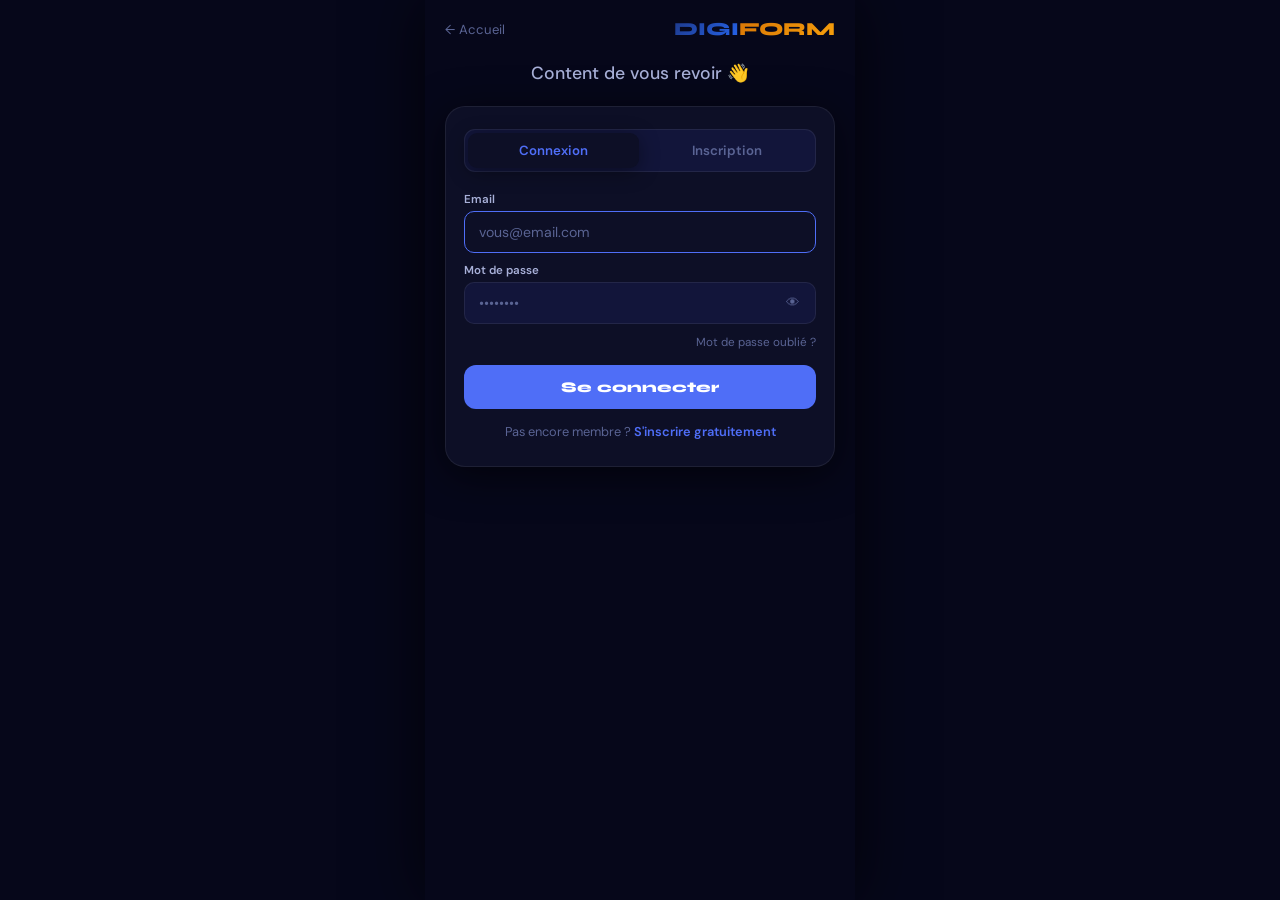
<file: auth.html>
<!DOCTYPE html>
<html lang="fr">
<head>
<meta charset="UTF-8"/>
<meta name="viewport" content="width=device-width,initial-scale=1,maximum-scale=1"/>
<title>DIGIFORM · Connexion</title>
<link rel="preconnect" href="https://fonts.googleapis.com"/>
<link rel="preconnect" href="https://fonts.gstatic.com" crossorigin/>
<link href="https://fonts.googleapis.com/css2?family=DM+Sans:wght@400;500;600;700&family=Syne:wght@700;800&display=swap" rel="stylesheet"/>
<style>
*,*::before,*::after{box-sizing:border-box;margin:0;padding:0;}
:root{
  --bg:#06071A;--bg2:#0D0F26;--bg3:#12153A;--bg4:#1A1F4A;
  --border:rgba(255,255,255,.07);--border2:rgba(255,255,255,.14);
  --text:#F0F2FF;--text2:#A8B0D8;--text3:#5A6494;
  --blue:#4F6EF7;--blue2:#7B93FF;--violet:#8B5CF6;
  --gold:#F59E0B;--gold2:#FCD34D;
  --green:#10B981;--red:#EF4444;--wa:#25D366;
  --sh:0 4px 20px rgba(0,0,0,.4);--sh2:0 8px 40px rgba(0,0,0,.6);
  --grad-main:linear-gradient(135deg,#4F6EF7,#8B5CF6);
  --grad-gold:linear-gradient(135deg,#F59E0B,#FCD34D);
}
html,body{min-height:100vh;background:var(--bg);color:var(--text);font-family:'DM Sans',sans-serif;max-width:430px;margin:0 auto;overflow-x:hidden;}
@keyframes rise{from{opacity:0;transform:translateY(14px);}to{opacity:1;transform:none;}}
@keyframes spin{to{transform:rotate(360deg);}}

.logo{font-family:'Syne',sans-serif;font-weight:800;line-height:1;display:inline-flex;}
.ld{background:linear-gradient(135deg,#1E3A8A,#2563EB);-webkit-background-clip:text;-webkit-text-fill-color:transparent;background-clip:text;}
.lf{background:linear-gradient(135deg,#D97706,#F59E0B);-webkit-background-clip:text;-webkit-text-fill-color:transparent;background-clip:text;}

/* LAYOUT */
.wrap{min-height:100vh;display:flex;flex-direction:column;align-items:center;justify-content:flex-start;padding:20px 18px 40px;background:var(--bg);}
.top-bar{width:100%;display:flex;align-items:center;justify-content:space-between;margin-bottom:24px;}
.back-lnk{font-size:.82rem;color:var(--text3);text-decoration:none;display:flex;align-items:center;gap:5px;}
.back-lnk:hover{color:var(--blue);}
.logo-wrap{text-align:center;margin-bottom:22px;}
.logo-sub{font-size:.62rem;color:var(--text3);letter-spacing:.12em;text-transform:uppercase;margin-top:5px;}

/* BOX */
.box{width:100%;max-width:390px;background:var(--bg2);border:1px solid var(--border);border-radius:20px;padding:22px 18px 26px;box-shadow:var(--sh2);animation:rise .4s cubic-bezier(.22,1,.36,1);}

/* TABS */
.tabs{display:flex;background:var(--bg3);border-radius:11px;padding:3px;margin-bottom:20px;border:1px solid var(--border);gap:3px;}
.tab{flex:1;padding:9px 0;border-radius:9px;font-size:.83rem;border:none;cursor:pointer;font-family:'DM Sans',sans-serif;font-weight:600;transition:all .2s;background:transparent;color:var(--text3);}
.tab.on{background:var(--bg2);color:var(--blue);box-shadow:var(--sh);}

/* SECTION LABELS */
.sec-lbl{font-size:.6rem;font-weight:700;color:var(--text3);letter-spacing:.1em;text-transform:uppercase;margin:13px 0 9px;padding-bottom:6px;border-bottom:1px solid var(--border);}

/* FORM */
.fg{margin-bottom:10px;}
.lbl{font-size:.72rem;font-weight:600;color:var(--text2);display:block;margin-bottom:4px;}
.inp{background:var(--bg3);border:1.5px solid var(--border);border-radius:10px;color:var(--text);font-family:'DM Sans',sans-serif;font-size:.88rem;padding:11px 14px;width:100%;outline:none;transition:all .2s;display:block;}
.inp:focus{border-color:var(--blue);background:var(--blue-l);}
.inp::placeholder{color:var(--text3);}
select.inp{cursor:pointer;-webkit-appearance:none;}
.g2{display:grid;grid-template-columns:1fr 1fr;gap:9px;}
.pw-wrap{position:relative;}
.pw-eye{position:absolute;right:12px;top:50%;transform:translateY(-50%);background:none;border:none;cursor:pointer;font-size:.85rem;color:var(--text3);padding:4px;line-height:1;}
/* VISIBILITY TOGGLE */
.vis-row{display:flex;align-items:flex-start;gap:10px;background:var(--blue-l);padding:12px;border-radius:11px;border:1px solid var(--blue-b);cursor:pointer;margin-top:6px;}
.vis-row input[type=checkbox]{width:17px;height:17px;margin-top:1px;accent-color:var(--blue);flex-shrink:0;cursor:pointer;}
.vis-lbl{font-size:.78rem;color:var(--text2);cursor:pointer;line-height:1.6;}

/* ERROR/SUCCESS */
.msg{margin-top:10px;font-size:.79rem;text-align:center;padding:10px 13px;border-radius:10px;line-height:1.55;display:none;}
.msg.show{display:block;}
.msg-err{color:#B91C1C;background:var(--red-l);border:1px solid var(--red-b);}
.msg-ok{color:#065F46;background:#ECFDF5;border:1px solid #A7F3D0;}

/* CTA */
.cta{width:100%;padding:13px;margin-top:14px;background:var(--blue);color:#fff;border:none;border-radius:12px;font-family:'Syne',sans-serif;font-weight:800;font-size:.92rem;cursor:pointer;transition:all .22s;display:flex;align-items:center;justify-content:center;gap:8px;}
.cta:hover:not(:disabled){background:var(--blue2);box-shadow:0 6px 20px rgba(37,99,235,.3);}
.cta:disabled{opacity:.45;cursor:not-allowed;}
.foot-txt{text-align:center;margin-top:14px;font-size:.8rem;color:var(--text3);}
.foot-txt a{color:var(--blue);font-weight:600;text-decoration:none;cursor:pointer;}

/* SPINNER */
.sp{display:inline-block;width:14px;height:14px;border:2px solid rgba(255,255,255,.3);border-top-color:#fff;border-radius:50%;animation:spin .7s linear infinite;vertical-align:middle;}

/* TOAST */
#toast{position:fixed;top:16px;left:50%;transform:translateX(-50%);padding:10px 20px;border-radius:999px;z-index:9999;font-weight:700;font-size:.82rem;box-shadow:0 8px 24px rgba(0,0,0,.15);white-space:nowrap;max-width:90vw;text-align:center;display:none;}
#toast.show{display:block;animation:rise .3s ease;}
#toast.ok{background:var(--green);color:#fff;}
#toast.err{background:var(--red);color:#fff;}

@media(min-width:430px){body{box-shadow:0 0 60px rgba(0,0,0,.7);}}
</style>
</head>
<body>
<div class="wrap">
  <div class="top-bar" style="max-width:390px;">
    <a class="back-lnk" href="index.html">← Accueil</a>
    <div class="logo" style="font-size:1.15rem;"><span class="ld">DIGI</span><span class="lf">FORM</span></div>
  </div>

  <div class="logo-wrap">
    <div style="font-size:1.1rem;color:var(--text2);font-weight:500;" id="subtitle">Content de vous revoir 👋</div>
  </div>

  <div class="box">
    <div class="tabs">
      <button class="tab on" id="t-login" onclick="setMode('login')">Connexion</button>
      <button class="tab" id="t-register" onclick="setMode('register')">Inscription</button>
    </div>
    <div id="fields"></div>
    <div class="msg msg-err" id="msg-err"></div>
    <div class="msg msg-ok" id="msg-ok"></div>
    <button class="cta" id="cta" onclick="submit()">Se connecter</button>
    <div class="foot-txt">
      <span id="sw-txt">Pas encore membre ?</span>
      <a onclick="switchMode()"><span id="sw-lnk">S'inscrire gratuitement</span></a>
    </div>
  </div>
</div>

<div id="toast"></div>

<script>
const SB='https://rxhjuetoxyjrairroycb.supabase.co';
const ANON='eyJhbGciOiJIUzI1NiIsInR5cCI6IkpXVCJ9.eyJpc3MiOiJzdXBhYmFzZSIsInJlZiI6InJ4aGp1ZXRveHlqcmFpcnJveWNiIiwicm9sZSI6ImFub24iLCJpYXQiOjE3NzYwOTkxMjksImV4cCI6MjA5MTY3NTEyOX0.FTk6DNeI2FSsY6Eg1mKC64lj1-aS9fzTyzTlQbuGn-Q';

function getSess(){try{return JSON.parse(localStorage.getItem('dg_sess')||'null');}catch{return null;}}
// Si déjà connecté → rediriger
if(getSess()?.access_token)window.location.replace('dashboard.html');

let mode=(new URLSearchParams(location.search).get('m')||'login');
let toTm;
function toast(msg,t='ok'){clearTimeout(toTm);const e=document.getElementById('toast');e.textContent=msg;e.className='show '+t;toTm=setTimeout(()=>e.classList.remove('show'),4000);}

function setMode(m){
  mode=m;
  document.getElementById('t-login').classList.toggle('on',m==='login');
  document.getElementById('t-register').classList.toggle('on',m==='register');
  document.getElementById('subtitle').textContent=m==='login'?'Content de vous revoir 👋':'Rejoignez la communauté 🚀';
  document.getElementById('cta').textContent=m==='login'?'Se connecter':'Créer mon compte';
  document.getElementById('sw-txt').textContent=m==='login'?'Pas encore membre ?':'Déjà inscrit ?';
  document.getElementById('sw-lnk').textContent=m==='login'?'S\'inscrire gratuitement':'Se connecter';
  hideMsg();renderFields();
}
function switchMode(){setMode(mode==='login'?'register':'login');}

function renderFields(){
  const f=document.getElementById('fields');
  if(mode==='login'){
    f.innerHTML=`
      <div class="fg"><label class="lbl">Email</label><input class="inp" type="email" id="f-email" placeholder="vous@email.com" autocomplete="email"/></div>
      <div class="fg">
        <label class="lbl">Mot de passe</label>
        <div class="pw-wrap"><input class="inp" type="password" id="f-pwd" placeholder="••••••••" autocomplete="current-password" onkeydown="if(event.key==='Enter')submit()"/>
        <button class="pw-eye" onclick="togglePw('f-pwd',this)" type="button">👁</button></div>
      </div>
      <div style="text-align:right;margin-top:-4px;"><a style="font-size:.73rem;color:var(--text3);text-decoration:none;" href="#">Mot de passe oublié ?</a></div>`;
  }else{
    f.innerHTML=`
      <div class="sec-lbl">Identité</div>
      <div class="g2 fg">
        <div><label class="lbl">Prénom *</label><input class="inp" id="f-prenom" placeholder="Prénom"/></div>
        <div><label class="lbl">Nom *</label><input class="inp" id="f-nom" placeholder="Nom"/></div>
      </div>
      <div class="sec-lbl">Contact</div>
      <div class="fg"><label class="lbl">WhatsApp *</label><input class="inp" type="tel" id="f-phone" placeholder="+225 07 00 00 00 00"/></div>
      <div class="fg"><label class="lbl">Email *</label><input class="inp" type="email" id="f-email" placeholder="vous@email.com" autocomplete="email"/></div>
      <div class="sec-lbl">Profession</div>
      <div class="fg"><label class="lbl">Domaine d'activité *</label>
        <select class="inp" id="f-job">
          <option value="">— Choisir —</option>
          <option>Marketing Digital</option><option>SEO / SEA</option><option>Réseaux Sociaux</option>
          <option>Design / Branding</option><option>Développement Web</option><option>E-commerce</option>
          <option>Content Marketing</option><option>Email Marketing</option><option>Analytics / Data</option>
          <option>Consultant Digital</option><option>Formation / Coaching</option><option>Vidéo / Photo</option>
          <option>Audio / Podcast</option><option>Logiciels / Tech</option><option>Autre</option>
        </select>
      </div>
      <div class="sec-lbl">Sécurité</div>
      <div class="fg">
        <label class="lbl">Mot de passe (6 caractères min) *</label>
        <div class="pw-wrap"><input class="inp" type="password" id="f-pwd" placeholder="••••••••" autocomplete="new-password"/>
        <button class="pw-eye" onclick="togglePw('f-pwd',this)" type="button">👁</button></div>
      </div>
      <div class="vis-row" onclick="toggleVis()">
        <input type="checkbox" id="f-visible" checked onclick="event.stopPropagation()"/>
        <label class="vis-lbl" for="f-visible" onclick="event.stopPropagation()">Être visible dans le réseau DIGIFORM et apparaître dans la liste des contacts</label>
      </div>`;
  }
  setTimeout(()=>document.getElementById('f-email')?.focus(),100);
}

function togglePw(id,btn){const i=document.getElementById(id);const h=i.type==='password';i.type=h?'text':'password';btn.textContent=h?'🔒':'👁';}
function toggleVis(){const cb=document.getElementById('f-visible');if(cb)cb.checked=!cb.checked;}
function showErr(msg){const e=document.getElementById('msg-err');e.textContent=msg;e.classList.add('show');}
function showOk(msg){const e=document.getElementById('msg-ok');e.textContent=msg;e.classList.add('show');}
function hideMsg(){document.getElementById('msg-err').classList.remove('show');document.getElementById('msg-ok').classList.remove('show');}

function setBusy(busy){
  const btn=document.getElementById('cta');btn.disabled=busy;
  btn.innerHTML=busy?`<span class="sp"></span> Traitement…`:(mode==='login'?'Se connecter':'Créer mon compte');
}

async function submit(){
  hideMsg();
  const email=(document.getElementById('f-email')?.value||'').trim();
  const pwd=document.getElementById('f-pwd')?.value||'';
  if(!email){showErr('Email requis');return;}
  if(!pwd){showErr('Mot de passe requis');return;}

  if(mode==='login'){
    setBusy(true);
    try{
      const r=await fetch(`${SB}/auth/v1/token?grant_type=password`,{method:'POST',headers:{'Content-Type':'application/json',apikey:ANON},body:JSON.stringify({email,password:pwd})});
      const d=await r.json();setBusy(false);
      if(!r.ok||d?.error){showErr(d?.error_description||d?.message||'Email ou mot de passe incorrect');return;}
      localStorage.setItem('dg_sess',JSON.stringify({access_token:d.access_token,refresh_token:d.refresh_token,user:d.user}));
      toast('Connecté ! Redirection…','ok');
      setTimeout(()=>window.location.replace('dashboard.html'),700);
    }catch{setBusy(false);showErr('Erreur réseau. Vérifiez votre connexion.');}
  }else{
    const prenom=(document.getElementById('f-prenom')?.value||'').trim();
    const nom=(document.getElementById('f-nom')?.value||'').trim();
    const phone=(document.getElementById('f-phone')?.value||'').trim();
    const job=document.getElementById('f-job')?.value||'';
    const vis=document.getElementById('f-visible')?.checked!==false;
    if(!prenom||!nom){showErr('Prénom et nom requis');return;}
    if(!phone){showErr('Numéro WhatsApp requis');return;}
    if(!job){showErr('Choisissez votre domaine d\'activité');return;}
    if(pwd.length<6){showErr('Mot de passe : 6 caractères minimum');return;}
    setBusy(true);
    try{
      const r=await fetch(`${SB}/auth/v1/signup`,{method:'POST',headers:{'Content-Type':'application/json',apikey:ANON},body:JSON.stringify({email,password:pwd,data:{full_name:`${prenom} ${nom}`.trim(),phone,profession:job,show_in_network:vis}})});
      const d=await r.json();setBusy(false);
      if(!r.ok||d?.error){showErr(d?.error_description||d?.message||'Erreur lors de l\'inscription');return;}
      if(d.access_token){
        localStorage.setItem('dg_sess',JSON.stringify({access_token:d.access_token,refresh_token:d.refresh_token,user:d.user}));
        toast('Bienvenue dans DIGIFORM !','ok');
        setTimeout(()=>window.location.replace('dashboard.html'),700);
      }else{
        showOk('Compte créé ! Vérifiez votre email pour confirmer, puis connectez-vous.');
        setMode('login');
      }
    }catch{setBusy(false);showErr('Erreur réseau. Vérifiez votre connexion.');}
  }
}

renderFields();setMode(mode);
</script>
</body>
</html>
</file>
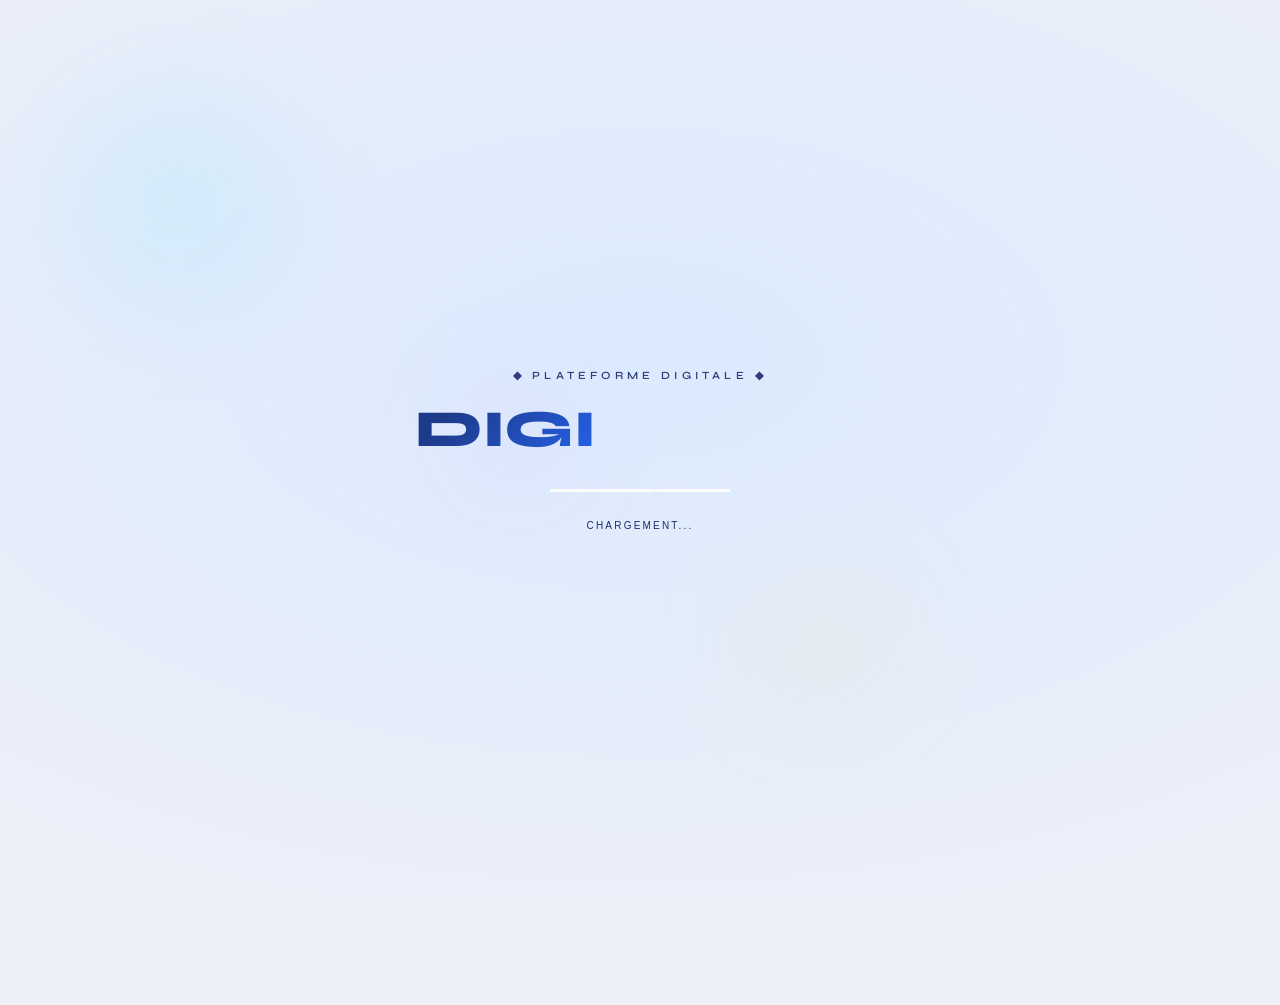
<file: dashboard.html>
<!DOCTYPE html>
<html lang="fr">
<head>
<meta charset="UTF-8"/>
<meta name="viewport" content="width=device-width,initial-scale=1,maximum-scale=1"/>
<title>DIGIFORM</title>
<link rel="preconnect" href="https://fonts.googleapis.com"/>
<link rel="preconnect" href="https://fonts.gstatic.com" crossorigin/>
<link href="https://fonts.googleapis.com/css2?family=Syne:wght@400;600;700;800&family=DM+Sans:wght@300;400;500;600&display=swap" rel="stylesheet"/>
<style>
*,*::before,*::after{box-sizing:border-box;margin:0;padding:0;}
:root{
  --bg:#EEF0F8;--bg2:#FFFFFF;--bg3:#E4E8F4;--bg4:#D4D9EE;
  --navy:#1C2B6E;--navy2:#152055;--navy3:#0F1840;--navy-l:rgba(28,43,110,.08);
  --orange:#F5A623;--orange2:#E8960F;--orange3:#FFC355;--orange-l:rgba(245,166,35,.12);
  --text:#1C2B6E;--text2:#4A5580;--text3:#8892B0;
  --border:#D8DCF0;--border2:#C4CAE8;
  --green:#10B981;--red:#EF4444;--wa:#25D366;--wa2:#128C7E;
  --sh:0 2px 8px rgba(28,43,110,.10);--sh2:0 4px 20px rgba(28,43,110,.14);--sh3:0 8px 32px rgba(28,43,110,.18);
}
html,body{min-height:100vh;background:var(--bg);color:var(--text);font-family:'Plus Jakarta Sans',sans-serif;max-width:430px;margin:0 auto;overflow-x:hidden;}
body{max-width:430px;margin:0 auto;position:relative;}
::-webkit-scrollbar{width:3px;height:3px;}
::-webkit-scrollbar-thumb{background:var(--bg4);border-radius:3px;}
@keyframes spin{to{transform:rotate(360deg);}}
@keyframes fin{from{opacity:0;transform:translateY(16px);}to{opacity:1;transform:translateY(0);}}
@keyframes cin{from{opacity:0;transform:translateY(20px) scale(.97);}to{opacity:1;transform:translateY(0) scale(1);}}
@keyframes sc{from{transform:translateX(0);}to{transform:translateX(-50%);}}
@keyframes fl{0%,100%{transform:translateY(0);}50%{transform:translateY(-7px);}}
@keyframes sh{from{background-position:-200%;}to{background-position:200%;}}
@keyframes ov{from{opacity:0;}to{opacity:1;}}
@keyframes bt{from{transform:translateY(100%);}to{transform:translateY(0);}}
@keyframes rt{from{transform:translateX(110%);}to{transform:translateX(0);}}
@keyframes logo{0%{opacity:0;transform:translateY(32px) scale(.85);}70%{transform:translateY(-4px) scale(1.02);}100%{opacity:1;transform:translateY(0) scale(1);}}
@keyframes pulse{0%,100%{opacity:1;transform:scale(1);}50%{opacity:.4;transform:scale(1.5);}}
.anim-fin{animation:fin .42s cubic-bezier(.22,1,.36,1) both;}

/* ── SPLASH ── */
#splash{position:fixed;inset:0;background:radial-gradient(ellipse 90% 70% at 50% 40%,#DBEAFE,var(--bg));display:flex;flex-direction:column;align-items:center;justify-content:center;z-index:9999;gap:28px;transition:opacity .5s;}
#splash.hide{opacity:0;pointer-events:none;}
.splash-orb{position:absolute;border-radius:50%;filter:blur(55px);}
.splash-logo{text-align:center;animation:logo 1s cubic-bezier(.22,1,.36,1) both;animation-delay:.3s;opacity:0;}
.splash-bar-wrap{width:180px;height:3px;background:var(--bg2);border-radius:3px;overflow:hidden;animation:fin .4s ease both;animation-delay:.7s;opacity:0;}
.splash-bar{height:100%;width:0%;background:linear-gradient(90deg,var(--cyan),var(--gold));border-radius:3px;transition:width .055s linear;box-shadow:0 0 12px rgba(0,212,255,.8);}
.splash-sub{font-size:10px;color:var(--text4);letter-spacing:.22em;animation:fin .5s ease both;animation-delay:1.1s;opacity:0;}
.splash-tag{font-size:11px;letter-spacing:.38em;color:var(--navy);font-family:'Syne',sans-serif;font-weight:600;margin-bottom:18px;opacity:.9;}
.splash-brand{font-family:'Syne',sans-serif;font-weight:800;font-size:52px;letter-spacing:-.01em;line-height:1;}
.g-cyan{background:linear-gradient(135deg,#1E3A8A 20%,#2563EB 100%);-webkit-background-clip:text;-webkit-text-fill-color:transparent;background-clip:text;display:inline-block;padding-bottom:2px;line-height:1.15;}
.g-gold{background:linear-gradient(135deg,var(--gold),#FF6A00);-webkit-background-clip:text;-webkit-text-fill-color:transparent;background-clip:text;display:inline-block;padding-bottom:2px;line-height:1.15;}

/* ── LOADER ── */
#ploader{position:fixed;inset:0;background:rgba(255,255,255,.9);backdrop-filter:blur(12px);display:none;flex-direction:column;align-items:center;justify-content:center;z-index:5000;}
#ploader.show{display:flex;animation:ov .2s;}
.spin-ring{position:absolute;border-radius:50%;border:2px solid transparent;}

/* ── TOAST ── */
#toast{position:fixed;top:70px;left:50%;transform:translateX(-50%);padding:10px 22px;border-radius:20px;z-index:9998;font-weight:600;font-size:13px;box-shadow:0 10px 30px rgba(0,0,0,.6);white-space:nowrap;max-width:90vw;text-align:center;display:none;color:white;}
#toast.show{display:block;animation:fin .3s ease;}
#toast.success{background:linear-gradient(135deg,#00E5A0,#00A060);}
#toast.error{background:linear-gradient(135deg,var(--red),#C00);}
#toast.info{background:linear-gradient(135deg,var(--cyan),var(--cyan2));}

/* ── HEADER ── */
#header{position:fixed;top:0;left:50%;transform:translateX(-50%);width:100%;max-width:430px;background:var(--navy);backdrop-filter:blur(20px);border-bottom:1px solid var(--border);padding:10px 14px;z-index:200;display:flex;align-items:center;justify-content:space-between;}
.hdr-brand{font-family:'Syne',sans-serif;font-weight:800;font-size:1.25rem;line-height:1;display:flex;align-items:center;gap:2px;white-space:nowrap;}
.hdr-sub{font-size:.58rem;color:rgba(255,255,255,.6);margin-top:3px;letter-spacing:.05em;text-transform:uppercase;}
.hdr-right{display:flex;gap:9px;}
.hdr-btn{width:38px;height:38px;border-radius:50%;display:flex;align-items:center;justify-content:center;cursor:pointer;font-size:17px;border:none;position:relative;}
.hdr-bell{background:var(--gold-bg,#FFFBEB);border:1px solid var(--gold-border,#FDE68A)!important;}
.hdr-prof{background:linear-gradient(135deg,var(--cyan),var(--cyan2));color:#fff;}
.hdr-badge{position:absolute;top:-2px;right:-2px;width:18px;height:18px;border-radius:50%;background:var(--red);color:white;font-size:10px;font-weight:700;display:flex;align-items:center;justify-content:center;}

/* ── NAV ── */
#nav{position:fixed;bottom:0;left:50%;transform:translateX(-50%);width:100%;max-width:430px;background:var(--navy);backdrop-filter:blur(20px);border-top:1px solid var(--border);padding:5px 6px 18px;display:flex;z-index:500;}
.nb{display:flex;flex-direction:column;align-items:center;gap:3px;cursor:pointer;flex:1;padding:7px 0;background:none;border:none;color:var(--text3);font-family:'DM Sans',sans-serif;position:relative;transition:color .2s;text-decoration:none;}
.nb.active{color:var(--navy);} .nb.on{color:var(--navy);}
.nb-dot{position:absolute;top:0;left:50%;transform:translateX(-50%);width:20px;height:3px;border-radius:0 0 3px 3px;background:var(--orange);display:none;}
.nb.active .nb-dot{display:block;}
.nb-ico{font-size:21px;transition:transform .28s cubic-bezier(.34,1.56,.64,1);display:block;}
.nb.active .nb-ico{transform:scale(1.22);}
.nb-lbl{font-size:10px;font-weight:400;}
.nb.active .nb-lbl{font-weight:600;}
.nb-badge{position:absolute;top:5px;right:16%;width:16px;height:16px;border-radius:50%;background:var(--red);color:white;font-size:9px;font-weight:700;display:none;align-items:center;justify-content:center;}
.nb-badge.show{display:flex;}

/* ── PAGES ── */
main{padding-top:68px;padding-bottom:90px;min-height:100vh;}
.page{padding:16px 13px;display:none;animation:fin .42s cubic-bezier(.22,1,.36,1) both;}
.page.active{display:block;}

/* ── SHARED UI ── */
.shim{background:linear-gradient(90deg,var(--bg3) 25%,var(--bg4) 50%,var(--bg3) 75%);background-size:200%;animation:sh 1.5s infinite;border-radius:14px;}
.grid2{display:grid;grid-template-columns:1fr 1fr;gap:11px;}
.empty-box{display:flex;flex-direction:column;align-items:center;padding:52px 24px;gap:13px;text-align:center;}
.empty-ico{font-size:50px;animation:fl 3s ease-in-out infinite;}
.empty-msg{font-size:15px;font-weight:600;color:var(--text2);}
.empty-sub{font-size:12px;color:var(--text4);line-height:1.6;}
.btn{border:none;cursor:pointer;font-family:'DM Sans',sans-serif;font-weight:600;transition:all .22s;display:inline-flex;align-items:center;justify-content:center;gap:7px;}
.btn:hover{transform:translateY(-2px);}
.btn:active{transform:scale(.95);}
.btn-cy{background:linear-gradient(135deg,var(--cyan),var(--cyan2));color:var(--bg);}
.btn-cy:hover{box-shadow:0 8px 24px rgba(0,212,255,.4);}
.btn-go{background:linear-gradient(135deg,var(--gold),var(--gold2));color:var(--bg);}
.btn-wa{background:linear-gradient(135deg,var(--wa),#128C7E);color:white;}
.btn-ghost{background:rgba(255,255,255,.05);color:var(--text);border:1px solid rgba(255,255,255,.1);}
.btn-red{background:rgba(255,80,80,.1);color:var(--red);border:1px solid rgba(255,80,80,.25)!important;}
.btn-green{background:rgba(0,229,160,.1);color:var(--green);border:1px solid rgba(0,229,160,.25)!important;}
.btn-r10{border-radius:10px;padding:10px 16px;font-size:13px;}
.btn-r13{border-radius:13px;padding:13px;font-size:14px;width:100%;}
.btn-r14{border-radius:14px;padding:15px;font-size:16px;width:100%;}
.inp{background:var(--bg3);border:1.5px solid var(--border);border-radius:12px;color:var(--text);font-family:'DM Sans',sans-serif;font-size:14px;padding:12px 15px;width:100%;outline:none;transition:border-color .2s;display:block;}
.inp:focus{border-color:var(--navy);box-shadow:0 0 0 3px rgba(37,99,235,.1);}
.inp::placeholder{color:var(--text4);}
textarea.inp{resize:vertical;min-height:80px;}
select.inp{cursor:pointer;-webkit-appearance:none;}
.inp-label{font-size:11px;color:var(--text3);display:block;margin-bottom:4px;}
.inp-icon{position:relative;}
.inp-icon .ico{position:absolute;left:13px;top:50%;transform:translateY(-50%);font-size:15px;pointer-events:none;}
.inp-icon .inp{padding-left:40px;}

/* ── HOME ── */
.hero{background:linear-gradient(135deg,#EFF6FF,#DBEAFE);border-radius:20px;padding:20px 17px;margin-bottom:22px;border:1px solid rgba(0,212,255,.1);position:relative;overflow:hidden;}
.hero-orb{position:absolute;right:-20px;top:-20px;width:130px;height:130px;border-radius:50%;background:rgba(0,212,255,.07);filter:blur(35px);pointer-events:none;}
.hero-sub{font-size:13px;color:var(--text2);margin-bottom:17px;}
.hero-btns{display:flex;gap:10px;}
.bnr-wrap{overflow:hidden;border-radius:17px;margin-bottom:24px;}
.bnr-track{animation:sc 32s linear infinite;display:flex;gap:13px;width:max-content;}
.bnr-track:hover{animation-play-state:paused;}
.bnr-card{width:246px;height:152px;border-radius:17px;flex-shrink:0;overflow:hidden;position:relative;cursor:pointer;background-size:cover;background-position:center;}
.bnr-overlay{position:absolute;inset:0;background:linear-gradient(to top,rgba(7,11,23,.97) 0%,rgba(7,11,23,.12) 55%,transparent 100%);}
.bnr-info{position:absolute;bottom:13px;left:12px;right:12px;}
.bnr-tag{display:inline-block;border-radius:7px;padding:2px 9px;font-size:10px;font-weight:700;margin-bottom:5px;}
.bnr-title{font-size:13px;font-family:'Syne',sans-serif;font-weight:700;color:var(--text);line-height:1.3;display:-webkit-box;-webkit-line-clamp:2;-webkit-box-orient:vertical;overflow:hidden;}
.bnr-price{font-size:12px;color:var(--gold);font-weight:700;margin-top:4px;}
.sec-hdr{display:flex;justify-content:space-between;align-items:center;margin-bottom:11px;}
.sec-title{font-size:15px;font-family:'Syne',sans-serif;font-weight:700;}
.sec-link{background:none;border:none;color:var(--navy);font-size:13px;cursor:pointer;font-family:'DM Sans',sans-serif;}
.cats{display:flex;gap:9px;overflow-x:auto;padding-bottom:4px;margin-bottom:24px;}
.cat-item{flex-shrink:0;padding:13px 14px;border-radius:14px;text-align:center;cursor:pointer;transition:all .22s;min-width:80px;}
.cat-ico{font-size:26px;margin-bottom:5px;}
.cat-lbl{font-size:11px;font-weight:600;}

/* ── PRODUCT CARDS ── */
.pcard{background:var(--bg2);border-radius:14px;overflow:hidden;border:1px solid var(--border);box-shadow:0 1px 3px rgba(0,0,0,.06);cursor:pointer;animation:cin .4s cubic-bezier(.22,1,.36,1) both;transition:transform .3s cubic-bezier(.34,1.56,.64,1),box-shadow .3s;position:relative;}
.pcard:hover{transform:translateY(-5px) scale(1.03);box-shadow:0 20px 44px rgba(0,0,0,.55);}
.pcard-img{height:110px;position:relative;display:flex;align-items:center;justify-content:center;background-size:cover;background-position:center;}
.pcard-grad{position:absolute;inset:0;background:linear-gradient(to bottom,transparent 35%,var(--bg2) 100%);}
.pcard-fav{position:absolute;top:7px;right:7px;width:27px;height:27px;border-radius:50%;background:rgba(7,11,23,.78);backdrop-filter:blur(6px);border:none;cursor:pointer;font-size:12px;display:flex;align-items:center;justify-content:center;}
.pcard-type{position:absolute;top:7px;left:7px;border-radius:6px;padding:2px 7px;font-size:9px;font-weight:700;}
.pcard-ico{font-size:34px;position:relative;z-index:1;}
.pcard-body{padding:9px 10px 12px;}
.pcard-title{font-size:12px;font-family:'Syne',sans-serif;font-weight:700;color:var(--text);line-height:1.35;margin-bottom:5px;display:-webkit-box;-webkit-line-clamp:2;-webkit-box-orient:vertical;overflow:hidden;}
.pcard-price{font-size:14px;font-weight:700;color:var(--gold);}
.pcard-price span{font-size:9px;color:var(--text3);}
.filters{display:flex;gap:7px;overflow-x:auto;padding-bottom:5px;margin-bottom:17px;}
.filter-btn{flex-shrink:0;padding:8px 13px;border-radius:18px;font-size:12px;border:1px solid rgba(255,255,255,.1);background:rgba(255,255,255,.05);color:var(--text);cursor:pointer;font-family:'DM Sans',sans-serif;font-weight:500;transition:all .2s;white-space:nowrap;}
.filter-btn.active{border:none;}
.search-wrap{position:relative;margin-bottom:11px;}
.search-ico{position:absolute;left:14px;top:50%;transform:translateY(-50%);font-size:16px;pointer-events:none;}

/* ── MODALS ── */
#modal-overlay{position:fixed;inset:0;background:rgba(15,23,42,.5);backdrop-filter:blur(12px);z-index:1000;display:none;}
#modal-overlay.show{display:block;animation:ov .3s;}
#product-modal{position:fixed;bottom:0;left:50%;transform:translateX(-50%);width:100%;max-width:430px;background:var(--bg2);border-radius:24px 24px 0 0;z-index:1001;display:none;max-height:88vh;overflow-y:auto;border:1px solid var(--border);border-bottom:none;box-shadow:0 -4px 20px rgba(0,0,0,.1);}
#product-modal.show{display:block;animation:bt .35s cubic-bezier(.22,1,.36,1);}
.modal-img{height:195px;position:relative;display:flex;align-items:center;justify-content:center;background-size:cover;background-position:center;}
.modal-grad{position:absolute;inset:0;background:linear-gradient(to bottom,transparent 30%,var(--bg2) 100%);}
.modal-close,.modal-fav{position:absolute;width:34px;height:34px;border-radius:50%;background:rgba(7,11,23,.78);border:none;cursor:pointer;color:var(--text);font-size:16px;display:flex;align-items:center;justify-content:center;top:14px;}
.modal-close{right:14px;}.modal-fav{left:14px;}
.modal-body{padding:17px 17px 42px;}
.modal-type-tag{font-size:10px;font-weight:700;margin-bottom:6px;letter-spacing:.06em;}
.modal-title{font-size:20px;font-family:'Syne',sans-serif;font-weight:800;color:var(--text);line-height:1.3;margin-bottom:10px;}
.modal-desc{font-size:14px;color:var(--text2);line-height:1.8;margin-bottom:16px;}
.modal-price-box{background:var(--bg3);border-radius:14px;padding:14px;margin-bottom:18px;border:1px solid rgba(255,184,0,.16);display:flex;justify-content:space-between;align-items:center;}
.modal-price-val{font-size:26px;font-weight:800;color:var(--gold);}
.modal-price-cur{font-size:12px;color:var(--text3);}
.modal-wa-hint{font-size:12px;color:var(--wa);}

/* ── AUTH ── */
#auth-overlay{position:fixed;inset:0;background:rgba(15,23,42,.6);backdrop-filter:blur(16px);z-index:800;display:none;overflow-y:auto;}
#auth-overlay.show{display:flex;align-items:flex-start;justify-content:center;padding:20px 0 40px;animation:ov .28s;}
.auth-box{width:92%;max-width:390px;background:var(--bg2);border-radius:24px;border:1px solid var(--border);animation:fin .35s cubic-bezier(.22,1,.36,1);padding:26px 22px;margin:auto;}
.auth-head{text-align:center;margin-bottom:22px;}
.auth-toggle{display:flex;background:var(--bg3);border-radius:12px;padding:4px;margin-bottom:20px;border:1px solid rgba(255,255,255,.06);}
.auth-tab{flex:1;padding:10px 0;border-radius:9px;font-size:13px;border:none;cursor:pointer;font-family:'DM Sans',sans-serif;font-weight:600;transition:all .2s;background:transparent;color:var(--text3);}
.auth-tab.active{background:linear-gradient(135deg,var(--cyan),var(--cyan2));color:var(--bg);}
.auth-fields{display:flex;flex-direction:column;gap:10px;}
.auth-section-title{font-size:11px;font-weight:700;color:var(--text3);letter-spacing:.08em;padding:4px 0 2px;margin-top:4px;}
.auth-err{margin-top:11px;font-size:12px;color:#FF8080;text-align:center;background:rgba(255,80,80,.08);padding:10px 12px;border-radius:10px;line-height:1.55;display:none;}
.auth-err.show{display:block;}
.form-row-2{display:grid;grid-template-columns:1fr 1fr;gap:10px;}

/* ── NETWORK PAGE ── */
.net-header{background:linear-gradient(135deg,#EFF6FF,#DBEAFE);border-radius:18px;padding:18px 16px;margin-bottom:18px;border:1px solid rgba(0,212,255,.12);position:relative;overflow:hidden;}
.net-header-orb{position:absolute;right:-30px;bottom:-30px;width:140px;height:140px;border-radius:50%;background:rgba(0,212,255,.06);filter:blur(35px);pointer-events:none;}
.net-stats{display:grid;grid-template-columns:repeat(3,1fr);gap:1px;background:var(--bg4);border-radius:12px;overflow:hidden;margin-bottom:18px;}
.net-stat{background:var(--bg2);padding:14px 10px;text-align:center;}
.net-stat-num{font-family:'Syne',sans-serif;font-size:20px;font-weight:800;color:var(--navy);}
.net-stat-lbl{font-size:10px;color:var(--text3);margin-top:2px;}
.net-filters{display:flex;gap:7px;overflow-x:auto;padding-bottom:5px;margin-bottom:14px;}
.net-filter{flex-shrink:0;padding:7px 13px;border-radius:18px;font-size:12px;border:1px solid rgba(255,255,255,.1);background:rgba(255,255,255,.05);color:var(--text);cursor:pointer;font-family:'DM Sans',sans-serif;font-weight:500;transition:all .2s;white-space:nowrap;}
.net-filter.active{background:linear-gradient(135deg,var(--cyan),var(--cyan2));color:var(--bg);border-color:transparent;font-weight:700;}

/* ── CONTACT CARD ── */
.ccard{background:var(--bg2);border:1px solid var(--border);border-radius:16px;padding:14px;margin-bottom:10px;animation:cin .4s cubic-bezier(.22,1,.36,1) both;transition:all .22s;}
.ccard:hover{border-color:rgba(0,212,255,.2);transform:translateY(-2px);box-shadow:0 8px 24px rgba(0,0,0,.4);}
.ccard.new-entry{border-color:rgba(0,229,160,.3);background:rgba(0,229,160,.04);}
.ccard-top{display:flex;gap:12px;align-items:flex-start;margin-bottom:12px;}
.ccard-avatar{width:48px;height:48px;border-radius:50%;display:flex;align-items:center;justify-content:center;font-family:'Syne',sans-serif;font-weight:800;font-size:18px;flex-shrink:0;position:relative;}
.ccard-online{position:absolute;bottom:1px;right:1px;width:12px;height:12px;border-radius:50%;background:var(--green);border:2px solid var(--bg2);animation:pulse 2s infinite;}
.ccard-info{flex:1;min-width:0;}
.ccard-name{font-family:'Syne',sans-serif;font-size:14px;font-weight:700;color:var(--text);margin-bottom:2px;}
.ccard-job{font-size:12px;color:var(--text2);}
.ccard-badge{font-size:10px;font-weight:700;padding:2px 8px;border-radius:999px;margin-top:4px;display:inline-block;}
.ccard-actions{display:flex;gap:8px;}
.ccard-btn{flex:1;padding:9px 0;border-radius:10px;font-size:12px;font-weight:600;font-family:'DM Sans',sans-serif;border:none;cursor:pointer;display:flex;align-items:center;justify-content:center;gap:5px;transition:all .22s;}
.ccard-btn:hover{transform:translateY(-1px);}
.ccard-btn-wa{background:linear-gradient(135deg,var(--wa),#128C7E);color:white;}
.ccard-btn-wa:hover{box-shadow:0 6px 18px rgba(37,211,102,.35);}
.ccard-btn-save{background:rgba(0,212,255,.1);color:var(--navy);border:1px solid rgba(0,212,255,.22)!important;}
.ccard-btn-save:hover{background:rgba(0,212,255,.18);}
.ccard-meta{display:flex;gap:10px;flex-wrap:wrap;margin-bottom:10px;}
.ccard-meta-item{font-size:11px;color:var(--text3);display:flex;align-items:center;gap:4px;}

/* ── NOTIF PANEL ── */
#notif-overlay{position:fixed;inset:0;background:rgba(7,11,23,.7);backdrop-filter:blur(8px);z-index:600;display:none;}
#notif-overlay.show{display:block;animation:ov .22s;}
#notif-panel{position:fixed;top:0;right:0;width:310px;max-width:93vw;height:100vh;background:var(--bg2);border-left:1px solid rgba(255,255,255,.08);z-index:700;display:none;flex-direction:column;}
#notif-panel.show{display:flex;animation:rt .3s cubic-bezier(.22,1,.36,1);}
.notif-hdr{padding:17px 13px;border-bottom:1px solid rgba(255,255,255,.06);display:flex;justify-content:space-between;align-items:center;flex-shrink:0;}
.notif-hdr-title{font-family:'Syne',sans-serif;font-weight:700;font-size:16px;}
.notif-close{background:rgba(255,255,255,.08);border:none;color:var(--text);width:30px;height:30px;border-radius:50%;cursor:pointer;font-size:14px;display:flex;align-items:center;justify-content:center;}
.notif-list{flex:1;overflow-y:auto;padding:10px;}
.notif-item{padding:13px;border-radius:12px;border:1px solid rgba(255,255,255,.04);margin-bottom:8px;cursor:default;transition:all .2s;}
.notif-item.unread{background:rgba(0,212,255,.06);border-color:rgba(0,212,255,.18);cursor:pointer;}
.notif-item-hdr{display:flex;justify-content:space-between;align-items:flex-start;gap:8px;margin-bottom:5px;}
.notif-item-title{font-size:13px;font-weight:600;color:var(--text);flex:1;}
.notif-dot{width:8px;height:8px;border-radius:50%;background:var(--orange);flex-shrink:0;margin-top:3px;}
.notif-item-body{font-size:12px;color:var(--text2);line-height:1.65;}
.notif-item-date{font-size:10px;color:var(--text4);margin-top:6px;}

/* ── PROFILE ── */
.profile-card{background:linear-gradient(135deg,#EFF6FF,#DBEAFE);border-radius:20px;padding:20px 16px;margin-bottom:14px;border:1px solid rgba(0,212,255,.1);display:flex;align-items:center;gap:14px;}
.avatar{width:60px;height:60px;border-radius:50%;background:linear-gradient(135deg,var(--cyan),var(--cyan2));display:flex;align-items:center;justify-content:center;font-size:24px;font-weight:800;color:var(--bg);flex-shrink:0;font-family:'Syne',sans-serif;}
.profile-name{font-size:16px;font-family:'Syne',sans-serif;font-weight:700;}
.profile-email{font-size:11px;color:var(--text2);margin-top:2px;}
.admin-badge{display:inline-block;background:rgba(0,212,255,.12);border:1px solid rgba(0,212,255,.25);color:var(--navy);border-radius:7px;padding:2px 10px;font-size:10px;font-weight:700;margin-top:5px;}
.info-box{background:var(--bg2);border-radius:16px;padding:15px;border:1px solid var(--border);margin-bottom:12px;}
.info-box-title{font-size:12px;font-weight:600;color:var(--text3);margin-bottom:11px;}
.info-row{display:flex;justify-content:space-between;align-items:center;padding-bottom:9px;margin-bottom:9px;border-bottom:1px solid rgba(255,255,255,.04);}
.info-row:last-child{border-bottom:none;margin-bottom:0;padding-bottom:0;}
.info-lbl{font-size:12px;color:var(--text3);}
.info-val{font-size:12px;color:var(--text);text-align:right;max-width:60%;overflow:hidden;text-overflow:ellipsis;white-space:nowrap;}
.edit-box{background:var(--bg2);border-radius:16px;padding:15px;border:1px solid rgba(255,255,255,.07);margin-bottom:12px;display:none;flex-direction:column;gap:11px;}
.edit-box.show{display:flex;}
.edit-btns{display:flex;gap:9px;}
.toggle-row{display:flex;align-items:center;gap:12px;background:var(--bg3);padding:13px 15px;border-radius:12px;cursor:pointer;border:1px solid rgba(255,255,255,.06);}
.toggle-sw{width:44px;height:24px;border-radius:12px;background:var(--bg4);position:relative;transition:background .22s;flex-shrink:0;}
.toggle-sw.on{background:linear-gradient(135deg,var(--cyan),var(--cyan2));}
.toggle-knob{position:absolute;top:2px;left:2px;width:20px;height:20px;border-radius:50%;background:white;transition:left .22s;box-shadow:0 2px 6px rgba(0,0,0,.35);}
.toggle-sw.on .toggle-knob{left:22px;}
.toggle-lbl{font-size:13px;font-weight:500;color:var(--text);}
.img-upload-area{width:100%;height:125px;border-radius:13px;border:2px dashed rgba(255,255,255,.13);background:var(--bg3);display:flex;flex-direction:column;align-items:center;justify-content:center;cursor:pointer;overflow:hidden;position:relative;transition:border-color .2s;}
.img-upload-preview{position:absolute;inset:0;object-fit:cover;width:100%;height:100%;}
.img-upload-overlay{position:absolute;inset:0;background:rgba(7,11,23,.62);display:flex;align-items:center;justify-content:center;}
.img-upload-change{font-size:13px;color:white;font-weight:600;background:rgba(0,0,0,.45);padding:6px 14px;border-radius:20px;}
.img-upload-ico{font-size:30px;margin-bottom:7px;}
.img-upload-txt{font-size:13px;color:var(--text3);font-weight:500;}
.img-upload-hint{font-size:11px;color:var(--text4);margin-top:3px;}

/* ── ADMIN PANEL ── */


.adm-hdr{background:rgba(255,255,255,.98);border-bottom:1px solid var(--border);padding:11px 13px;display:flex;align-items:center;gap:11px;flex-shrink:0;}
.adm-back{width:36px;height:36px;border-radius:50%;background:rgba(255,255,255,.08);border:none;cursor:pointer;color:var(--text);font-size:18px;display:flex;align-items:center;justify-content:center;}
.adm-email{font-size:10px;color:var(--navy);margin-top:3px;overflow:hidden;text-overflow:ellipsis;white-space:nowrap;max-width:260px;}
.adm-tabs{display:flex;gap:5px;overflow-x:auto;padding:9px 12px;flex-shrink:0;background:rgba(7,11,23,.92);border-bottom:1px solid rgba(255,255,255,.04);}
.adm-tab{flex-shrink:0;padding:8px 12px;border-radius:10px;font-size:12px;background:var(--bg3);color:var(--text);border:1.5px solid var(--border);cursor:pointer;font-family:'DM Sans',sans-serif;font-weight:500;white-space:nowrap;transition:all .2s;}
.adm-tab.active{background:linear-gradient(135deg,var(--cyan),var(--cyan2));color:var(--bg);font-weight:700;}
.adm-content{flex:1;overflow-y:auto;padding:15px 13px;}
.adm-sub{display:none;}
.adm-sub.active{display:block;}
.form-group{margin-bottom:13px;}
.form-row{display:grid;grid-template-columns:1fr 1fr;gap:11px;margin-bottom:13px;}
.plist-item{background:var(--bg2);border-radius:13px;padding:12px;border:1px solid rgba(255,255,255,.06);display:flex;gap:11px;align-items:center;margin-bottom:9px;}
.plist-thumb{width:50px;height:50px;border-radius:10px;flex-shrink:0;display:flex;align-items:center;justify-content:center;font-size:20px;background-size:cover;background-position:center;}
.plist-info{flex:1;min-width:0;}
.plist-title{font-size:12px;font-weight:600;color:var(--text);overflow:hidden;text-overflow:ellipsis;white-space:nowrap;}
.plist-price{font-size:12px;color:var(--gold);margin-top:2px;}
.plist-type{font-size:10px;margin-top:2px;}
.nh-item{background:var(--bg2);border-radius:12px;padding:13px;border:1px solid rgba(255,255,255,.06);margin-bottom:9px;}
.nh-title{font-size:13px;font-weight:600;color:var(--text);margin-bottom:4px;}
.nh-body{font-size:12px;color:var(--text2);line-height:1.65;margin-bottom:6px;}
.nh-date{font-size:10px;color:var(--text4);}
.sql-info{background:rgba(0,212,255,.08);border:1px solid rgba(0,212,255,.2);border-radius:14px;padding:15px;margin-bottom:14px;}
.sql-block{background:var(--bg2);border-radius:14px;overflow:hidden;border:1px solid var(--bg4);margin-bottom:14px;}
.sql-block-hdr{padding:10px 13px;background:var(--bg3);display:flex;justify-content:space-between;align-items:center;border-bottom:1px solid rgba(255,255,255,.06);}
.sql-block-lbl{font-size:11px;color:var(--text3);font-family:monospace;}
pre.sql-code{padding:13px;font-size:10px;color:var(--text2);overflow:auto;line-height:1.9;font-family:monospace;margin:0;max-height:360px;}
.sql-warn{background:rgba(255,184,0,.08);border:1px solid rgba(255,184,0,.2);border-radius:14px;padding:13px;font-size:12px;color:var(--gold);line-height:1.7;}
.section-count{font-size:12px;color:var(--text3);margin-bottom:4px;}
#user-edit-overlay{position:fixed;inset:0;background:rgba(7,11,23,.88);backdrop-filter:blur(14px);z-index:9000;display:none;align-items:flex-end;justify-content:center;}
#user-edit-overlay.show{display:flex;animation:ov .25s ease;}
#user-edit-modal{width:100%;max-width:430px;background:var(--bg2);border-radius:24px 24px 0 0;border:1px solid rgba(255,255,255,.09);border-bottom:none;padding:22px 18px 40px;animation:bt .3s cubic-bezier(.22,1,.36,1);}
</style>
</head>
<body>

<!-- SPLASH -->
<div id="splash">
  <div class="splash-orb" style="width:220px;height:220px;background:rgba(0,212,255,.07);top:10%;left:5%;animation:fl 4.2s ease-in-out infinite;"></div>
  <div class="splash-orb" style="width:160px;height:160px;background:rgba(255,184,0,.05);top:62%;left:58%;animation:fl 5.5s ease-in-out infinite;animation-delay:.9s;"></div>
  <div class="splash-orb" style="width:110px;height:110px;background:rgba(176,79,255,.06);top:42%;left:36%;animation:fl 3s ease-in-out infinite;animation-delay:1.8s;"></div>
  <div class="splash-logo">
    <div class="splash-tag">◆ PLATEFORME DIGITALE ◆</div>
    <div class="splash-brand"><span class="g-cyan">DIGI</span><span class="g-gold">FORM</span></div>
  </div>
  <div class="splash-bar-wrap"><div class="splash-bar" id="splash-bar"></div></div>
  <div class="splash-sub" id="splash-pct">CHARGEMENT...</div>
</div>

<div id="ploader">
  <div style="position:relative;width:52px;height:52px;">
    <div class="spin-ring" style="inset:0;border-top-color:var(--navy);animation:spin .75s linear infinite;"></div>
    <div class="spin-ring" style="inset:9px;border-top-color:var(--gold);animation:spin 1.15s linear infinite reverse;"></div>
    <div class="spin-ring" style="inset:18px;border-top-color:var(--orange);animation:spin 1.6s linear infinite;"></div>
  </div>
  <div style="font-size:10px;letter-spacing:.3em;color:var(--text3);margin-top:16px;font-family:'Syne',sans-serif;">CHARGEMENT…</div>
</div>
<div id="toast"></div>

<!-- HEADER -->
<header id="header">
  <div>
    <div class="hdr-brand"><span style="color:#fff;font-family:'Syne',sans-serif;font-weight:800;">DIGI</span><span style="color:var(--orange);font-family:'Syne',sans-serif;font-weight:800;">FORM</span></div>
    <div class="hdr-sub">Livres · Formations · Logiciels · Audio</div>
  </div>
  <div class="hdr-right">
    <button class="hdr-btn hdr-bell" onclick="window.location.href='notifications.html'">🔔<div class="hdr-badge" id="notif-badge" style="display:none;"></div></button>
    <button class="hdr-btn hdr-prof" id="hdr-prof-btn" onclick="onProfileClick()">🔐</button>
  </div>
</header>

<main>
  <!-- HOME -->
  <section id="page-home" class="page active">
    <div class="hero">
      <div class="hero-orb"></div>
      <div style="font-size:11px;color:var(--text3);margin-bottom:5px;">Bienvenue sur</div>
      <div style="font-size:28px;margin-bottom:6px;"><span class="g-cyan">DIGI</span><span class="g-gold">FORM</span></div>
      <div class="hero-sub">Livres · Formations · Logiciels · Audio</div>
      <div class="hero-btns">
        <button class="btn btn-cy btn-r10" onclick="switchTab('catalogue')">🔍 Explorer</button>
        <button class="btn btn-go btn-r10" onclick="window.location.href='network.html'">🌐 Réseau</button>
      </div>
    </div>
    
    <!-- CHAÎNE WHATSAPP DIGIFORM -->
    <a href="https://whatsapp.com/channel/0029Vb7wL2sFi8xjaIYup310" target="_blank" style="display:flex;align-items:center;gap:11px;background:#ECFDF5;border:1.5px solid #A7F3D0;border-radius:13px;padding:13px 14px;text-decoration:none;transition:all .2s;margin-bottom:18px;" onmouseover="this.style.borderColor='#059669'" onmouseout="this.style.borderColor='#A7F3D0'">
      <div style="width:38px;height:38px;border-radius:50%;background:#059669;display:flex;align-items:center;justify-content:center;font-size:1.2rem;flex-shrink:0;">📢</div>
      <div style="flex:1;"><div style="font-size:.88rem;font-weight:700;color:#065F46;font-family:'DM Sans',sans-serif;">Rejoindre la chaîne DIGIFORM</div><div style="font-size:.72rem;color:#059669;margin-top:1px;">Actualités et offres exclusives sur WhatsApp</div></div>
      <span style="color:#059669;font-size:.9rem;">→</span>
    </a>
    <div id="home-banner-section">
      <div class="sec-hdr"><span class="sec-title">🔥 À la Une</span><button class="sec-link" onclick="switchTab('catalogue')">Voir tout →</button></div>
      <div class="bnr-wrap"><div class="bnr-track" id="banner-track"></div></div>
    </div>
    <div style="margin-bottom:24px;">
      <div class="sec-title" style="margin-bottom:12px;">Catégories</div>
      <div class="cats" id="home-cats"></div>
    </div>
    <div>
      <div class="sec-hdr"><span class="sec-title">📦 Récents</span><button class="sec-link" onclick="switchTab('catalogue')">Voir tout →</button></div>
      <div id="home-products"></div>
    </div>

    <!-- GROUPES WHATSAPP -->
    <div style="margin-top:24px;margin-bottom:24px;">
      <div class="sec-hdr">
        <span class="sec-title">💬 Groupes WhatsApp</span>
        <a href="groups.html" style="font-size:13px;color:var(--navy);font-weight:600;text-decoration:none;background:none;border:none;cursor:pointer;">Voir tout →</a>
      </div>
      <div style="display:grid;grid-template-columns:1fr 1fr;gap:10px;">
        <!-- Groupe 1 -->
        <a href="groups.html" style="display:flex;flex-direction:column;align-items:center;text-align:center;background:var(--bg2);border:1px solid var(--border);border-radius:14px;padding:14px 10px;text-decoration:none;transition:all .2s;position:relative;overflow:hidden;box-shadow:0 1px 3px rgba(0,0,0,.07);">
          <div style="position:absolute;top:0;left:0;right:0;height:3px;background:linear-gradient(90deg,#25D366,#128C7E);border-radius:14px 14px 0 0;"></div>
          <div style="width:44px;height:44px;border-radius:50%;background:#25D36618;display:flex;align-items:center;justify-content:center;font-size:1.3rem;margin-bottom:8px;">📣</div>
          <div style="font-family:'Syne',sans-serif;font-size:.78rem;font-weight:700;color:var(--text);margin-bottom:3px;line-height:1.2;">Marketing Digital</div>
          <div style="font-size:.62rem;color:var(--text3);margin-bottom:8px;">250 membres</div>
          <div style="background:#25D36618;color:#128C7E;border:1px solid #25D36630;border-radius:999px;padding:3px 10px;font-size:.65rem;font-weight:700;">Bientôt disponible</div>
        </a>
        <!-- Groupe 2 -->
        <a href="groups.html" style="display:flex;flex-direction:column;align-items:center;text-align:center;background:var(--bg2);border:1px solid var(--border);border-radius:14px;padding:14px 10px;text-decoration:none;transition:all .2s;position:relative;overflow:hidden;box-shadow:0 1px 3px rgba(0,0,0,.07);">
          <div style="position:absolute;top:0;left:0;right:0;height:3px;background:linear-gradient(90deg,#7C3AED,#A855F7);border-radius:14px 14px 0 0;"></div>
          <div style="width:44px;height:44px;border-radius:50%;background:#7C3AED18;display:flex;align-items:center;justify-content:center;font-size:1.3rem;margin-bottom:8px;">💻</div>
          <div style="font-family:'Syne',sans-serif;font-size:.78rem;font-weight:700;color:var(--text);margin-bottom:3px;line-height:1.2;">Tech & Dev</div>
          <div style="font-size:.62rem;color:var(--text3);margin-bottom:8px;">180 membres</div>
          <div style="background:#7C3AED18;color:#7C3AED;border:1px solid #7C3AED30;border-radius:999px;padding:3px 10px;font-size:.65rem;font-weight:700;">Bientôt disponible</div>
        </a>
        <!-- Groupe 3 -->
        <a href="groups.html" style="display:flex;flex-direction:column;align-items:center;text-align:center;background:var(--bg2);border:1px solid var(--border);border-radius:14px;padding:14px 10px;text-decoration:none;transition:all .2s;position:relative;overflow:hidden;box-shadow:0 1px 3px rgba(0,0,0,.07);">
          <div style="position:absolute;top:0;left:0;right:0;height:3px;background:linear-gradient(90deg,#D97706,#F59E0B);border-radius:14px 14px 0 0;"></div>
          <div style="width:44px;height:44px;border-radius:50%;background:#D9770618;display:flex;align-items:center;justify-content:center;font-size:1.3rem;margin-bottom:8px;">🛒</div>
          <div style="font-family:'Syne',sans-serif;font-size:.78rem;font-weight:700;color:var(--text);margin-bottom:3px;line-height:1.2;">E-commerce</div>
          <div style="font-size:.62rem;color:var(--text3);margin-bottom:8px;">320 membres</div>
          <div style="background:#D9770618;color:#D97706;border:1px solid #D9770630;border-radius:999px;padding:3px 10px;font-size:.65rem;font-weight:700;">Bientôt disponible</div>
        </a>
        <!-- Groupe 4 -->
        <a href="groups.html" style="display:flex;flex-direction:column;align-items:center;text-align:center;background:var(--bg2);border:1px solid var(--border);border-radius:14px;padding:14px 10px;text-decoration:none;transition:all .2s;position:relative;overflow:hidden;box-shadow:0 1px 3px rgba(0,0,0,.07);">
          <div style="position:absolute;top:0;left:0;right:0;height:3px;background:linear-gradient(90deg,#059669,#10B981);border-radius:14px 14px 0 0;"></div>
          <div style="width:44px;height:44px;border-radius:50%;background:#05966918;display:flex;align-items:center;justify-content:center;font-size:1.3rem;margin-bottom:8px;">🎓</div>
          <div style="font-family:'Syne',sans-serif;font-size:.78rem;font-weight:700;color:var(--text);margin-bottom:3px;line-height:1.2;">Formation</div>
          <div style="font-size:.62rem;color:var(--text3);margin-bottom:8px;">150 membres</div>
          <div style="background:#05966918;color:#059669;border:1px solid #05966930;border-radius:999px;padding:3px 10px;font-size:.65rem;font-weight:700;">Bientôt disponible</div>
        </a>
      </div>
      <a href="groups.html" style="display:flex;align-items:center;justify-content:center;gap:8px;margin-top:10px;padding:11px;background:var(--bg2);border:1.5px solid var(--border);border-radius:12px;text-decoration:none;color:var(--text2);font-size:.82rem;font-weight:600;transition:all .2s;">
        <span>💬</span> Voir tous les groupes WhatsApp
        <span style="color:var(--navy);">→</span>
      </a>
    </div>
  </section>

  <!-- CATALOGUE -->
  <section id="page-catalogue" class="page">
    <div class="search-wrap">
      <span class="search-ico">🔍</span>
      <input class="inp" style="padding-left:42px;" placeholder="Rechercher un produit…" id="search-inp" oninput="renderCatalogue()"/>
    </div>
    <div class="filters" id="cat-filters"></div>
    <div id="cat-products"></div>
  </section>

  <!-- NETWORK -->
  <section id="page-network" class="page">
    <div class="net-header">
      <div class="net-header-orb"></div>
      <div style="font-size:11px;color:var(--text3);margin-bottom:4px;">RÉSEAU DIGIFORM</div>
      <div style="font-family:'Syne',sans-serif;font-size:22px;font-weight:800;margin-bottom:6px;">👥 Communauté</div>
      <div style="font-size:13px;color:var(--text2);margin-bottom:14px;">Connectez-vous avec les membres et professionnels</div>
      <a href="contacts.html" style="display:inline-flex;align-items:center;gap:7px;background:rgba(0,212,255,.1);border:1px solid rgba(0,212,255,.25);color:var(--navy);border-radius:10px;padding:9px 16px;font-size:13px;font-weight:600;text-decoration:none;transition:all .2s;" onmouseover="this.style.background='rgba(0,212,255,.18)'" onmouseout="this.style.background='rgba(0,212,255,.1)'">📋 Exporter les contacts</a>
    </div>
    <div class="net-stats" id="net-stats-bar">
      <div class="net-stat"><div class="net-stat-num" id="ns-total">—</div><div class="net-stat-lbl">Membres</div></div>
      <div class="net-stat"><div class="net-stat-num" id="ns-new">—</div><div class="net-stat-lbl">Ce mois</div></div>
      <div class="net-stat"><div class="net-stat-num" id="ns-jobs">—</div><div class="net-stat-lbl">Professions</div></div>
    </div>
    <div id="network-locked" style="display:none;">
      <div class="empty-box">
        <div class="empty-ico">🔒</div>
        <div class="empty-msg">Accès réservé aux membres</div>
        <div class="empty-sub">Créez un compte gratuit pour accéder au réseau et aux contacts des membres.</div>
        <button class="btn btn-cy" style="padding:13px 28px;border-radius:12px;font-size:14px;margin-top:6px;" onclick="openAuth()">✨ Rejoindre le réseau</button>
      </div>
    </div>
    <div id="network-content">
      <div class="search-wrap">
        <span class="search-ico">🔍</span>
        <input class="inp" style="padding-left:42px;" placeholder="Rechercher un membre…" id="net-search" oninput="filterNetwork()"/>
      </div>
      <div class="net-filters" id="net-filters"></div>
      <div id="net-list"></div>
    </div>
  </section>

  <!-- FAVS -->
  <section id="page-favs" class="page">
    <div id="favs-products"></div>
  </section>

  <!-- PROFILE -->
  <section id="page-profile" class="page">
    <div id="profile-content"></div>
  </section>
</main>

<!-- NAV -->
<nav id="nav">
  <button class="nb active" id="nb-home" onclick="switchTab('home')"><div class="nb-dot"></div><span class="nb-ico">🏠</span><span class="nb-lbl">Accueil</span></button>
  <button class="nb" id="nb-catalogue" onclick="switchTab('catalogue')"><div class="nb-dot"></div><span class="nb-ico">🗂️</span><span class="nb-lbl">Catalogue</span></button>
  <button class="nb" id="nb-network" onclick="window.location.href='network.html'"><div class="nb-dot"></div><span class="nb-ico">🌐</span><span class="nb-lbl">Réseau</span><div class="nb-badge" id="net-badge">0</div></button>
  <button class="nb" id="nb-favs" onclick="switchTab('favs')"><div class="nb-dot"></div><span class="nb-ico">❤️</span><span class="nb-lbl">Favoris</span><div class="nb-badge" id="fav-badge">0</div></button>
  <button class="nb" id="nb-profile" onclick="window.location.href='profile.html'"><div class="nb-dot"></div><span class="nb-ico">👤</span><span class="nb-lbl">Profil</span></button>
</nav>

<!-- PRODUCT MODAL -->
<div id="modal-overlay" onclick="closeModal()"></div>
<div id="product-modal">
  <div class="modal-img" id="modal-img">
    <div class="modal-grad"></div>
    <button class="modal-close" onclick="closeModal()">✕</button>
    <button class="modal-fav" id="modal-fav-btn" onclick="toggleModalFav()">🤍</button>
  </div>
  <div class="modal-body">
    <div class="modal-type-tag" id="modal-type"></div>
    <div class="modal-title" id="modal-title"></div>
    <div class="modal-desc" id="modal-desc"></div>
    <div class="modal-price-box">
      <div><div style="font-size:11px;color:var(--text3);margin-bottom:3px;">Prix</div><div class="modal-price-val" id="modal-price"></div></div>
      <div class="modal-wa-hint" id="modal-wa-hint"></div>
    </div>
    <button class="btn btn-wa btn-r14" style="margin-bottom:10px;" onclick="buyProduct()">💬 Acheter via WhatsApp</button>
    <button class="btn btn-ghost btn-r13" onclick="closeModal()">Fermer</button>
  </div>
</div>

<!-- AUTH MODAL -->
<div id="auth-overlay" onclick="handleAuthOverlayClick(event)">
  <div class="auth-box">
    <div class="auth-head">
      <div style="font-size:26px;margin-bottom:8px;"><span class="g-cyan">DIGI</span><span class="g-gold">FORM</span></div>
      <div id="auth-subtitle" style="font-size:13px;color:var(--text2);">Heureux de vous revoir 👋</div>
    </div>
    <div class="auth-toggle">
      <button class="auth-tab active" id="auth-tab-login" onclick="setAuthMode('login')">🔑 Connexion</button>
      <button class="auth-tab" id="auth-tab-register" onclick="setAuthMode('register')">✨ Inscription</button>
    </div>
    <div class="auth-fields" id="auth-fields-wrap">
      <!-- dynamically rendered -->
    </div>
    <div class="auth-err" id="auth-err"></div>
    <button class="btn btn-cy btn-r14" style="margin-top:13px;" id="auth-submit-btn" onclick="submitAuth()">🔓 Se connecter</button>
    <button class="btn" style="width:100%;padding:9px;background:none;border:none;color:var(--text3);font-size:13px;margin-top:5px;cursor:pointer;" onclick="closeAuth()">Annuler</button>
  </div>
</div>

<!-- NOTIF PANEL -->
<div id="notif-overlay" onclick="closeNotifs()"></div>
<div id="notif-panel">
  <div class="notif-hdr">
    <span class="notif-hdr-title">🔔 Notifications</span>
    <button class="notif-close" onclick="closeNotifs()">✕</button>
  </div>
  <div class="notif-list" id="notif-list"></div>
</div>

<!-- ADMIN PANEL -->


<script>
const SB='https://rxhjuetoxyjrairroycb.supabase.co';
const ANON='eyJhbGciOiJIUzI1NiIsInR5cCI6IkpXVCJ9.eyJpc3MiOiJzdXBhYmFzZSIsInJlZiI6InJ4aGp1ZXRveHlqcmFpcnJveWNiIiwicm9sZSI6ImFub24iLCJpYXQiOjE3NzYwOTkxMjksImV4cCI6MjA5MTY3NTEyOX0.FTk6DNeI2FSsY6Eg1mKC64lj1-aS9fzTyzTlQbuGn-Q';
const TYPES=[{id:'all',label:'Tout',emoji:'🌐',color:'#00D4FF'},{id:'livre',label:'Livres',emoji:'📚',color:'#FFB800'},{id:'formation',label:'Formations',emoji:'🎬',color:'#FF6B35'},{id:'logiciel',label:'Logiciels',emoji:'💻',color:'#00E5A0'},{id:'audio',label:'Audio',emoji:'🎧',color:'#B04FFF'}];
const TC={livre:'#FFB800',formation:'#FF6B35',logiciel:'#00E5A0',audio:'#B04FFF'};
const BUCKETS=['digiform','public','avatars','images','media'];
const JOB_EMOJIS={'Marketing':'📣','SEO':'🔍','Design':'🎨','Dev':'💻','Développeur':'💻','Commercial':'💼','Finance':'💰','Éducation':'📚','Communication':'📡','Consultant':'🧠','Manager':'📊','Autre':'🌟'};
const AVATAR_COLORS=['#00D4FF','#FFB800','#00E5A0','#B04FFF','#FF6B35','#FF5050','#0099FF','#FF7A00'];

let products=[],notifs=[],reads=[],favs=[],session=null,profile=null;
let members=[],netFilter='all',netJobs=[];
let currentTab='home',activeFilter='all',authMode='login',currentProduct=null,featuredOn=false,imgUploadUrl='',activeBucket=null;
let allUsers=[],userFilter='all',sendingNotif=false;

function init(){
  try{favs=JSON.parse(localStorage.getItem('dg_favs')||'[]');}catch{}
  try{session=JSON.parse(localStorage.getItem('dg_sess')||'null');}catch{}
  runSplash();
  setTimeout(async()=>{
    hideSplash();
    await Promise.all([loadProducts(),loadNotifs(),loadMembers()]);
    if(session){await Promise.all([loadProfile(),loadReads()]);}
    renderAll();
  },3300);
}
function runSplash(){
  let p=0;const bar=document.getElementById('splash-bar');const pct=document.getElementById('splash-pct');
  const iv=setInterval(()=>{p=Math.min(p+2.1,100);bar.style.width=p+'%';pct.textContent=p<100?'CHARGEMENT...':'PRÊT ✓';if(p>=100)clearInterval(iv);},54);
}
function hideSplash(){document.getElementById('splash').classList.add('hide');setTimeout(()=>document.getElementById('splash').style.display='none',550);}

async function db(path,opts={},tok){
  try{
    const r=await fetch(`${SB}/rest/v1/${path}`,{...opts,headers:{apikey:ANON,Authorization:`Bearer ${tok||ANON}`,'Content-Type':'application/json',...(['POST','PATCH','PUT'].includes(opts.method)?{Prefer:'return=representation'}:{}),...(opts.headers||{})}});
    let d;try{d=await r.json();}catch{}
    return{ok:r.ok,data:d,status:r.status};
  }catch(e){return{ok:false,data:null,status:0};}
}
async function authReq(ep,body){
  try{const r=await fetch(`${SB}/auth/v1/${ep}`,{method:'POST',headers:{'Content-Type':'application/json',apikey:ANON},body:JSON.stringify(body)});return{ok:r.ok,data:await r.json()};}
  catch{return{ok:false,data:null};}
}
async function tryUpload(file,bucket,name){
  try{const r=await fetch(`${SB}/storage/v1/object/${bucket}/${name}`,{method:'POST',headers:{Authorization:`Bearer ${session?.access_token||ANON}`,apikey:ANON,'Content-Type':file.type,'x-upsert':'true'},body:file});
  if(r.ok||r.status===200)return`${SB}/storage/v1/object/public/${bucket}/${name}`;return null;}
  catch{return null;}
}
async function uploadImg(file){
  const ext=(file.name.split('.').pop()||'jpg').toLowerCase();
  const name=`${Date.now()}_${Math.random().toString(36).slice(2)}.${ext}`;
  if(activeBucket)return await tryUpload(file,activeBucket,name);
  for(const b of BUCKETS){const u=await tryUpload(file,b,name);if(u){activeBucket=b;return u;}}
  return null;
}

async function loadProducts(){const{ok,data}=await db('products?order=created_at.desc');if(ok&&Array.isArray(data))products=data;}
async function loadNotifs(){const{ok,data}=await db('notifications?order=created_at.desc');if(ok&&Array.isArray(data))notifs=data;}
async function loadProfile(){
  if(!session?.user?.id)return;
  const{ok,data}=await db(`profiles?id=eq.${session.user.id}`,{},session.access_token);
  if(ok&&Array.isArray(data)&&data[0])profile=data[0];
}
async function loadReads(){
  if(!session?.user?.id)return;
  const{ok,data}=await db(`notification_reads?user_id=eq.${session.user.id}&select=notification_id`,{},session.access_token);
  if(ok&&Array.isArray(data))reads=data.map(r=>r.notification_id);
}
/* Chargement paginé - charge TOUS les contacts (>1000) */
async function fetchAllPages(path, tok){
  const PAGE=1000; let result=[], offset=0, done=false;
  while(!done){
    try{
      const r=await fetch(`${SB}/rest/v1/${path}`,{
        headers:{apikey:ANON,Authorization:`Bearer ${tok||ANON}`,'Range-Unit':'items','Range':`${offset}-${offset+PAGE-1}`,'Prefer':'count=none'}
      });
      const d=await r.json();
      if(!Array.isArray(d)||d.length===0){done=true;}
      else{result=[...result,...d];if(d.length<PAGE)done=true;else offset+=PAGE;}
    }catch{done=true;}
  }
  return result;
}

async function loadMembers(){
  const tok=session?.access_token||ANON;
  // Charger membres inscrits
  const d1=await fetchAllPages('profiles?order=created_at.asc&select=id,full_name,profession,phone,show_in_network,created_at',tok);
  const registeredMembers=d1.filter(m=>m.show_in_network!==false&&(m.full_name||m.phone));
  // Charger contacts pré-importés
  const d2=await fetchAllPages('pre_contacts?order=full_name.asc&select=id,full_name,profession,phone,email,country_code,created_at',tok);
  const pre=d2.map(c=>({...c,source:'import',show_in_network:true}));
  // Fusionner sans doublons
  const mPh=new Set(registeredMembers.map(m=>m.phone).filter(Boolean));
  const filteredPre=pre.filter(c=>!c.phone||!mPh.has(c.phone));
  members=[...registeredMembers,...filteredPre];
  netJobs=[...new Set(members.map(m=>m.profession).filter(Boolean))];
}

let toastTm;
function showToast(msg,type='success'){
  const el=document.getElementById('toast');
  el.textContent=msg;el.className='';el.classList.add('show',type);
  clearTimeout(toastTm);toastTm=setTimeout(()=>el.classList.remove('show'),3200);
}
function showLoader(){document.getElementById('ploader').classList.add('show');}
function hideLoader(){document.getElementById('ploader').classList.remove('show');}

function switchTab(t){
  if(t===currentTab)return;
  showLoader();
  setTimeout(()=>{
    document.querySelectorAll('.page').forEach(p=>p.classList.remove('active'));
    document.querySelectorAll('.nb').forEach(b=>b.classList.remove('active'));
    document.getElementById('page-'+t).classList.add('active');
    const nb=document.getElementById('nb-'+t);if(nb)nb.classList.add('active');
    currentTab=t;renderTab(t);hideLoader();
  },360);
}
function renderTab(t){
  if(t==='home')renderHome();
  if(t==='catalogue')renderCatalogue();
  if(t==='network')renderNetwork();
  if(t==='favs')renderFavs();
  if(t==='profile')renderProfile();
}
function renderAll(){renderHome();renderCatalogue();renderNetwork();renderFavs();renderProfile();renderNotifBadge();}

// ── HELPERS ──
function fmtPrice(p){return Number(p).toLocaleString('fr-FR');}
function typeInfo(id){return TYPES.find(t=>t.id===id)||{emoji:'📦',color:'#00D4FF',label:id};}
function isFav(id){return favs.includes(id);}
function emptyHTML(emoji,msg,sub=''){return`<div class="empty-box"><div class="empty-ico">${emoji}</div><div class="empty-msg">${msg}</div>${sub?`<div class="empty-sub">${sub}</div>`:''}</div>`;}
function avatarColor(i){return AVATAR_COLORS[i%AVATAR_COLORS.length];}
function jobEmoji(job){if(!job)return'🌟';const k=Object.keys(JOB_EMOJIS).find(j=>job.toLowerCase().includes(j.toLowerCase()));return JOB_EMOJIS[k]||'🌟';}

// ── PRODUCT CARD ──
function productCardHTML(p,idx){
  const ti=typeInfo(p.type),c=TC[p.type]||'#00D4FF';
  const bg=p.image_url?`background-image:url('${p.image_url}');background-color:${c}18;`:`background:linear-gradient(135deg,${c}18,#070B17 85%);`;
  return`<div class="pcard" style="animation-delay:${idx*.07}s;" onclick="openModal('${p.id}')">
    <div class="pcard-img" style="${bg}">
      ${!p.image_url?`<span class="pcard-ico">${ti.emoji}</span>`:''}
      <div class="pcard-grad"></div>
      <button class="pcard-fav" onclick="event.stopPropagation();toggleFav('${p.id}')" id="fav-${p.id}">${isFav(p.id)?'❤️':'🤍'}</button>
      <div class="pcard-type" style="background:${c}22;border:1px solid ${c}38;color:${c};">${p.type.toUpperCase()}</div>
    </div>
    <div class="pcard-body">
      <div class="pcard-title">${p.title}</div>
      <div class="pcard-price">${fmtPrice(p.price)} <span>FCFA</span></div>
    </div>
  </div>`;
}

// ── HOME ──
function renderHome(){renderBanner();renderHomeCategories();renderHomeProducts();}
function renderBanner(){
  const featured=products.filter(p=>p.featured);
  const src=featured.length>0?featured:products.slice(0,6);
  const section=document.getElementById('home-banner-section');
  if(src.length===0){section.style.display='none';return;}
  section.style.display='block';
  const items=[...src,...src];
  document.getElementById('banner-track').innerHTML=items.map(p=>{
    const c=TC[p.type]||'#00D4FF',ti=typeInfo(p.type);
    const bg=p.image_url?`background-image:url('${p.image_url}');background-color:${c}18;`:`background:linear-gradient(135deg,${c}26,#0D1A3A);`;
    return`<div class="bnr-card" style="${bg}border:1px solid ${c}24;" onclick="openModal('${p.id}')">
      <div class="bnr-overlay"></div>
      <div class="bnr-info">
        <div class="bnr-tag" style="background:${c}22;border:1px solid ${c}40;color:${c};">${ti.emoji} ${p.type.toUpperCase()}</div>
        <div class="bnr-title">${p.title}</div>
        <div class="bnr-price">${fmtPrice(p.price)} FCFA</div>
      </div>
    </div>`;
  }).join('');
}
function renderHomeCategories(){
  document.getElementById('home-cats').innerHTML=TYPES.filter(t=>t.id!=='all').map(t=>`
    <div class="cat-item" style="background:linear-gradient(135deg,${t.color}18,${t.color}06);border:1px solid ${t.color}22;" onclick="switchTab('catalogue');setFilter('${t.id}')">
      <div class="cat-ico">${t.emoji}</div><div class="cat-lbl" style="color:${t.color};">${t.label}</div>
    </div>`).join('');
}
function renderHomeProducts(){
  const el=document.getElementById('home-products');
  if(products.length===0){el.innerHTML=emptyHTML('🛍️','Aucun produit pour le moment','L\'admin peut en ajouter via le panneau Admin');return;}
  el.innerHTML=`<div class="grid2">${products.slice(0,6).map((p,i)=>productCardHTML(p,i)).join('')}</div>`;
}

// ── CATALOGUE ──
function renderCatalogueFilters(){
  document.getElementById('cat-filters').innerHTML=TYPES.map(t=>`<button class="filter-btn${activeFilter===t.id?' active':''}" style="${activeFilter===t.id?`background:linear-gradient(135deg,${t.color},${t.color}99);color:#070B17;`:''}" onclick="setFilter('${t.id}')">${t.emoji} ${t.label}</button>`).join('');
}
function setFilter(f){activeFilter=f;renderCatalogueFilters();renderCatalogue();}
function renderCatalogue(){
  renderCatalogueFilters();
  const q=(document.getElementById('search-inp')||{value:''}).value.toLowerCase();
  const filtered=products.filter(p=>{
    const mt=activeFilter==='all'||p.type===activeFilter;
    const ms=!q||p.title?.toLowerCase().includes(q)||p.description?.toLowerCase().includes(q);
    return mt&&ms;
  });
  const el=document.getElementById('cat-products');
  if(filtered.length===0){el.innerHTML=emptyHTML('🔎','Aucun résultat');return;}
  el.innerHTML=`<div class="grid2">${filtered.map((p,i)=>productCardHTML(p,i)).join('')}</div>`;
}

// ── NETWORK ──
function renderNetwork(){
  const locked=document.getElementById('network-locked');
  const content=document.getElementById('network-content');
  if(!session){
    locked.style.display='block';content.style.display='none';
    document.getElementById('ns-total').textContent='—';
    document.getElementById('ns-new').textContent='—';
    document.getElementById('ns-jobs').textContent='—';
    return;
  }
  locked.style.display='none';content.style.display='block';
  // Stats
  const now=new Date();const thisMonth=members.filter(m=>{
    const d=new Date(m.created_at);return d.getMonth()===now.getMonth()&&d.getFullYear()===now.getFullYear();
  });
  document.getElementById('ns-total').textContent=members.length;
  document.getElementById('ns-new').textContent=thisMonth.length;
  document.getElementById('ns-jobs').textContent=netJobs.length;
  // Net badge
  const b=document.getElementById('net-badge');b.textContent=members.length;b.classList.toggle('show',members.length>0);
  // Filters
  renderNetFilters();
  renderNetList();
}
function renderNetFilters(){
  const jobs=netJobs.slice(0,5);
  document.getElementById('net-filters').innerHTML=
    `<button class="net-filter${netFilter==='all'?' active':''}" onclick="setNetFilter('all')">🌐 Tous</button>`+
    jobs.map(j=>`<button class="net-filter${netFilter===j?' active':''}" onclick="setNetFilter('${j.replace(/'/g,"\\'")}')">${jobEmoji(j)} ${j}</button>`).join('');
}
function setNetFilter(f){netFilter=f;renderNetFilters();renderNetList();}
function filterNetwork(){renderNetList();}
function renderNetList(){
  const q=(document.getElementById('net-search')||{value:''}).value.toLowerCase();
  const filtered=members.filter(m=>{
    const mq=!q||(m.full_name||'').toLowerCase().includes(q)||(m.profession||'').toLowerCase().includes(q)||(m.phone||'').toLowerCase().includes(q);
    const mf=netFilter==='all'||m.profession===netFilter;
    return mq&&mf;
  });
  const el=document.getElementById('net-list');
  if(filtered.length===0){el.innerHTML=emptyHTML('🔎','Aucun membre trouvé');return;}
  el.innerHTML=filtered.map((m,i)=>{
    const initials=(m.full_name||'?').split(' ').map(w=>w[0]).slice(0,2).join('').toUpperCase();
    const color=avatarColor(i);
    const isNew=(new Date()-new Date(m.created_at))<7*24*3600*1000;
    const phone=(m.phone||'').replace(/[^0-9]/g,''); /* sans + pour wa.me */
    const waMsg=encodeURIComponent(`Bonjour ${m.full_name||''} 👋\nJ'ai trouvé votre contact sur DIGIFORM.\nJe souhaite vous contacter.`);
    return`<div class="ccard${isNew?' new-entry':''}" style="animation-delay:${i*.05}s;">
      <div class="ccard-top">
        <div class="ccard-avatar" style="background:${color}22;color:${color};">
          ${initials}
          ${isNew?'<div class="ccard-online"></div>':''}
        </div>
        <div class="ccard-info">
          <div class="ccard-name">${m.full_name||'Membre'}</div>
          <div class="ccard-job">${jobEmoji(m.profession)} ${m.profession||'Membre'}</div>
          <div class="ccard-badge" style="background:${color}18;color:${color};">${isNew?'✨ Nouveau':'✅ Membre'}</div>
        </div>
      </div>
      ${m.phone?`<div class="ccard-meta"><div class="ccard-meta-item">📱 ${m.phone}</div></div>`:''}
      <div class="ccard-actions">
        ${phone?`<button class="ccard-btn ccard-btn-wa" onclick="window.open('https://wa.me/${phone}?text=${waMsg}','_blank')">💬 WhatsApp</button>`:'<button class="ccard-btn" style="background:rgba(255,255,255,.05);color:var(--text3);cursor:default;">📵 Non dispo</button>'}
        <button class="ccard-btn ccard-btn-save" onclick="saveSingleVCF('${m.full_name||''}','${m.phone||''}','${m.profession||''}')">💾 Sauvegarder</button>
      </div>
    </div>`;
  }).join('');
}

function saveSingleVCF(name,phone,job){
  if(!phone){showToast('⚠️ Numéro non disponible','error');return;}
  const clean=phone.replace(/[^0-9+]/g,'');
  const vcf=`BEGIN:VCARD\r\nVERSION:3.0\r\nFN:${name}\r\nTEL;TYPE=CELL:${clean}\r\nTITLE:${job}\r\nORG:DIGIFORM Network\r\nEND:VCARD`;
  const blob=new Blob([vcf],{type:'text/vcard'});
  const a=document.createElement('a');a.href=URL.createObjectURL(blob);
  a.download=`${(name||'contact').replace(/\s+/g,'_')}.vcf`;a.click();
  showToast(`✅ Contact ${name} sauvegardé !`);
}

// ── FAVS ──
function renderFavs(){
  const fp=products.filter(p=>favs.includes(p.id));
  const el=document.getElementById('favs-products');
  if(fp.length===0){el.innerHTML=emptyHTML('💔','Aucun favori','Appuyez sur 🤍 sur un produit pour le sauvegarder ici');return;}
  el.innerHTML=`<div class="grid2">${fp.map((p,i)=>productCardHTML(p,i)).join('')}</div>`;
}
function toggleFav(id){
  const idx=favs.indexOf(id);if(idx>-1)favs.splice(idx,1);else favs.push(id);
  try{localStorage.setItem('dg_favs',JSON.stringify(favs));}catch{}
  document.querySelectorAll(`#fav-${id}`).forEach(b=>b.textContent=isFav(id)?'❤️':'🤍');
  if(document.getElementById('modal-fav-btn'))document.getElementById('modal-fav-btn').textContent=currentProduct&&isFav(currentProduct.id)?'❤️':'🤍';
  updateFavBadge();if(currentTab==='favs')renderFavs();
}
function updateFavBadge(){const b=document.getElementById('fav-badge');b.textContent=favs.length;b.classList.toggle('show',favs.length>0);}

// ── PROFILE ──
function renderProfile(){
  const el=document.getElementById('profile-content');
  if(!session){el.innerHTML=renderProfileLoggedOut();return;}
  el.innerHTML=renderProfileLoggedIn();
}
function renderProfileLoggedOut(){
  return`<div style="padding:60px 22px;display:flex;flex-direction:column;align-items:center;gap:20px;text-align:center;">
    <div style="font-size:58px;animation:fl 3s ease-in-out infinite;">👤</div>
    <div style="font-family:'Syne',sans-serif;font-weight:700;font-size:20px;">Connectez-vous</div>
    <div style="color:var(--text2);font-size:14px;line-height:1.75;">Créez un compte pour accéder au réseau,<br>sauvegarder vos favoris et recevoir les notifications.</div>
    <button class="btn btn-cy" style="padding:14px 40px;border-radius:14px;font-size:16px;" onclick="openAuth()">🔑 Se connecter / S'inscrire</button>
  </div>`;
}
function renderProfileLoggedIn(){
  const ini=(profile?.full_name||session?.user?.email||'?').charAt(0).toUpperCase();
  return`
  <div class="profile-card">
    <div class="avatar">${ini}</div>
    <div style="flex:1;min-width:0;">
      <div class="profile-name">${profile?.full_name||'Utilisateur'}</div>
      <div class="profile-email">${session.user.email}</div>
      ${profile?.is_admin?'<div class="admin-badge">⚙️ ADMINISTRATEUR</div>':''}
    </div>
  </div>
  <div class="edit-box" id="edit-box">
    <div style="font-size:13px;font-weight:600;color:var(--text);">✏️ Modifier le profil</div>
    <div><label class="inp-label">Nom complet</label><input class="inp" id="edit-name" value="${profile?.full_name||''}" placeholder="Votre nom"/></div>
    <div><label class="inp-label">Téléphone / WhatsApp</label><input class="inp" id="edit-phone" value="${profile?.phone||''}" placeholder="+225…"/></div>
    <div><label class="inp-label">Profession</label><input class="inp" id="edit-job" value="${profile?.profession||''}" placeholder="Ex: Marketing Digital"/></div>
    <div class="toggle-row" id="visibility-row" onclick="toggleVisibility()">
      <div class="toggle-sw${profile?.show_in_network!==false?' on':''}" id="vis-sw"><div class="toggle-knob"></div></div>
      <span class="toggle-lbl">👥 Visible dans le réseau</span>
    </div>
    <div class="edit-btns">
      <button class="btn btn-cy" style="flex:1;padding:12px;border-radius:11px;font-size:14px;" onclick="saveProfile()">✅ Sauvegarder</button>
      <button class="btn btn-ghost" style="flex:1;padding:12px;border-radius:11px;font-size:14px;" onclick="document.getElementById('edit-box').classList.remove('show')">Annuler</button>
    </div>
  </div>
  <button class="btn btn-ghost btn-r13" style="margin-bottom:11px;" onclick="document.getElementById('edit-box').classList.toggle('show')">✏️ Modifier le profil</button>
  ${profile?.is_admin?`<button class="btn" style="width:100%;padding:13px;border-radius:13px;font-size:14px;background:linear-gradient(135deg,rgba(0,212,255,.12),rgba(0,153,255,.07));color:var(--navy);border:1px solid rgba(0,212,255,.25);margin-bottom:11px;" onclick="window.location.href='admin.html'">⚙️ Panneau Administrateur</button>`:''}
  <div class="info-box">
    <div class="info-box-title">Informations du compte</div>
    <div class="info-row"><span class="info-lbl">📧 Email</span><span class="info-val">${session.user.email}</span></div>
    <div class="info-row"><span class="info-lbl">📱 Téléphone</span><span class="info-val">${profile?.phone||'Non renseigné'}</span></div>
    <div class="info-row"><span class="info-lbl">💼 Profession</span><span class="info-val">${profile?.profession||'Non renseignée'}</span></div>
    <div class="info-row"><span class="info-lbl">👥 Visibilité</span><span class="info-val" style="color:${profile?.show_in_network!==false?'var(--green)':'var(--red)'}">${profile?.show_in_network!==false?'Visible':'Masqué'}</span></div>
    <div class="info-row"><span class="info-lbl">📅 Membre depuis</span><span class="info-val">${new Date(session.user.created_at||Date.now()).toLocaleDateString('fr-FR',{month:'long',year:'numeric'})}</span></div>
  </div>
  <div style="margin-bottom:12px;">
    <div style="font-size:11px;font-weight:700;color:var(--text3);letter-spacing:.08em;text-transform:uppercase;margin-bottom:10px;display:flex;align-items:center;gap:7px;"><span style="width:3px;height:12px;border-radius:2px;background:linear-gradient(180deg,var(--cyan),var(--c2));display:inline-block;flex-shrink:0;"></span>Accès rapide</div>
    <a href="network.html" style="display:flex;align-items:center;gap:10px;padding:12px;background:rgba(255,255,255,.04);border-radius:12px;border:1px solid rgba(255,255,255,.07);text-decoration:none;color:var(--text);margin-bottom:7px;">
      <div style="width:34px;height:34px;border-radius:9px;background:rgba(0,212,255,.1);color:var(--navy);display:flex;align-items:center;justify-content:center;font-size:1.1rem;flex-shrink:0;">🌐</div>
      <div style="flex:1;"><div style="font-size:13px;font-weight:700;">Réseau DIGIFORM</div><div style="font-size:11px;color:var(--text3);margin-top:1px;">Voir les membres et contacts</div></div>
      <span style="color:var(--text3);">→</span>
    </a>
    <a href="contacts.html" style="display:flex;align-items:center;gap:10px;padding:12px;background:rgba(255,255,255,.04);border-radius:12px;border:1px solid rgba(255,255,255,.07);text-decoration:none;color:var(--text);margin-bottom:7px;">
      <div style="width:34px;height:34px;border-radius:9px;background:rgba(0,229,160,.1);color:var(--green);display:flex;align-items:center;justify-content:center;font-size:1.1rem;flex-shrink:0;">📲</div>
      <div style="flex:1;"><div style="font-size:13px;font-weight:700;">Exporter les contacts</div><div style="font-size:11px;color:var(--text3);margin-top:1px;">CSV, VCF, WhatsApp</div></div>
      <span style="color:var(--text3);">→</span>
    </a>
    <a href="notifications.html" style="display:flex;align-items:center;gap:10px;padding:12px;background:rgba(255,255,255,.04);border-radius:12px;border:1px solid rgba(255,255,255,.07);text-decoration:none;color:var(--text);margin-bottom:7px;">
      <div style="width:34px;height:34px;border-radius:9px;background:rgba(255,184,0,.1);color:var(--gold);display:flex;align-items:center;justify-content:center;font-size:1.1rem;flex-shrink:0;">🔔</div>
      <div style="flex:1;"><div style="font-size:13px;font-weight:700;">Notifications</div><div style="font-size:11px;color:var(--text3);margin-top:1px;">Voir toutes les notifications</div></div>
      <span style="color:var(--text3);">→</span>
    </a>
    <a href="blog.html" style="display:flex;align-items:center;gap:10px;padding:12px;background:rgba(255,255,255,.04);border-radius:12px;border:1px solid rgba(255,255,255,.07);text-decoration:none;color:var(--text);margin-bottom:7px;">
      <div style="width:34px;height:34px;border-radius:9px;background:rgba(155,109,255,.1);color:#9B6DFF;display:flex;align-items:center;justify-content:center;font-size:1.1rem;flex-shrink:0;">📝</div>
      <div style="flex:1;"><div style="font-size:13px;font-weight:700;">Blog &amp; Ressources</div><div style="font-size:11px;color:var(--text3);margin-top:1px;">Articles et conseils</div></div>
      <span style="color:var(--text3);">→</span>
    </a>
    <a href="shop.html" style="display:flex;align-items:center;gap:10px;padding:12px;background:rgba(255,255,255,.04);border-radius:12px;border:1px solid rgba(255,255,255,.07);text-decoration:none;color:var(--text);margin-bottom:0;">
      <div style="width:34px;height:34px;border-radius:9px;background:rgba(255,107,53,.1);color:#FF6B35;display:flex;align-items:center;justify-content:center;font-size:1.1rem;flex-shrink:0;">🛒</div>
      <div style="flex:1;"><div style="font-size:13px;font-weight:700;">Ma Boutique</div><div style="font-size:11px;color:var(--text3);margin-top:1px;">Vendre mes produits digitaux</div></div>
      <span style="color:var(--text3);">→</span>
    </a>
  </div>
  <button class="btn btn-red btn-r13" onclick="logout()">🚪 Se déconnecter</button>`;
}

let visToggle=true;
function toggleVisibility(){
  visToggle=!visToggle;
  const sw=document.getElementById('vis-sw');
  if(sw)sw.classList.toggle('on',visToggle);
}

async function saveProfile(){
  const name=document.getElementById('edit-name')?.value||'';
  const phone=document.getElementById('edit-phone')?.value||'';
  const job=document.getElementById('edit-job')?.value||'';
  const showInNet=document.getElementById('vis-sw')?.classList.contains('on');
  const btn=document.querySelector('#edit-box .btn-cy');
  if(btn){btn.textContent='⏳…';btn.disabled=true;}
  const{ok,status}=await db(`profiles?id=eq.${session.user.id}`,
    {method:'PATCH',body:JSON.stringify({full_name:name,phone,profession:job,show_in_network:showInNet,updated_at:new Date().toISOString()})},
    session.access_token
  );
  if(btn){btn.disabled=false;btn.textContent='✅ Sauvegarder';}
  if(ok){
    if(!profile)profile={};
    profile.full_name=name;profile.phone=phone;profile.profession=job;profile.show_in_network=showInNet;
    document.getElementById('edit-box').classList.remove('show');
    renderProfile();
    await loadMembers();
    if(currentTab==='network')renderNetwork();
    showToast('✅ Profil mis à jour !');
  }else showToast(`❌ Erreur ${status} — exécutez le SQL Fix dans Config`,'error');
}

// ── NOTIFS ──
function renderNotifBadge(){
  const unread=notifs.filter(n=>!reads.includes(n.id)).length;
  const b=document.getElementById('notif-badge');
  b.textContent=unread>9?'9+':unread;b.style.display=unread>0?'flex':'none';
}
function openNotifs(){document.getElementById('notif-overlay').classList.add('show');document.getElementById('notif-panel').classList.add('show');renderNotifList();}
function closeNotifs(){document.getElementById('notif-overlay').classList.remove('show');document.getElementById('notif-panel').classList.remove('show');}
function renderNotifList(){
  const el=document.getElementById('notif-list');
  if(!session){el.innerHTML='<div style="padding:40px 18px;text-align:center;color:var(--text3);font-size:13px;line-height:1.8;">🔒 Connectez-vous pour recevoir les notifications</div>';return;}
  if(notifs.length===0){el.innerHTML=emptyHTML('🔕','Aucune notification');return;}
  el.innerHTML=notifs.map(n=>{
    const isRead=reads.includes(n.id);
    const d=new Date(n.created_at).toLocaleDateString('fr-FR',{day:'2-digit',month:'short',hour:'2-digit',minute:'2-digit'});
    return`<div class="notif-item${isRead?'':' unread'}" onclick="${isRead?'':'markRead(\''+n.id+'\')'}" id="ni-${n.id}">
      <div class="notif-item-hdr"><span class="notif-item-title">${n.title}</span>${!isRead?'<div class="notif-dot"></div>':''}</div>
      <div class="notif-item-body">${n.body}</div>
      <div class="notif-item-date">${d}</div>
    </div>`;
  }).join('');
}
async function markRead(nid){
  if(!session)return;
  await db('notification_reads',{method:'POST',body:JSON.stringify({user_id:session.user.id,notification_id:nid})},session.access_token);
  reads.push(nid);
  document.getElementById('ni-'+nid)?.classList.remove('unread');
  document.getElementById('ni-'+nid)?.querySelector('.notif-dot')?.remove();
  renderNotifBadge();
}

// ── AUTH ──
function onProfileClick(){if(session)window.location.href='profile.html';else openAuth();}
function openAuth(){document.getElementById('auth-overlay').classList.add('show');setAuthMode('login');}
function closeAuth(){document.getElementById('auth-overlay').classList.remove('show');}
function handleAuthOverlayClick(e){if(e.target===document.getElementById('auth-overlay'))closeAuth();}
function setAuthMode(m){
  authMode=m;
  document.getElementById('auth-tab-login').classList.toggle('active',m==='login');
  document.getElementById('auth-tab-register').classList.toggle('active',m==='register');
  document.getElementById('auth-subtitle').textContent=m==='login'?'Heureux de vous revoir 👋':'Rejoignez la communauté 🚀';
  document.getElementById('auth-submit-btn').textContent=m==='login'?'🔓 Se connecter':'✅ Créer mon compte';
  hideAuthErr();
  renderAuthFields(m);
}
function renderAuthFields(m){
  const wrap=document.getElementById('auth-fields-wrap');
  if(m==='login'){
    wrap.innerHTML=`
      <input class="inp" type="email" placeholder="Adresse email" id="auth-email"/>
      <input class="inp" type="password" placeholder="Mot de passe" id="auth-password" onkeydown="if(event.key==='Enter')submitAuth()"/>`;
  }else{
    wrap.innerHTML=`
      <div class="auth-section-title">IDENTITÉ</div>
      <div class="form-row-2">
        <div><input class="inp" placeholder="Prénom *" id="auth-prenom"/></div>
        <div><input class="inp" placeholder="Nom *" id="auth-nom"/></div>
      </div>
      <div class="auth-section-title">CONTACT</div>
      <div class="inp-icon">
        <span class="ico">📱</span>
        <input class="inp" type="tel" placeholder="Numéro WhatsApp * (+225…)" id="auth-phone"/>
      </div>
      <div class="inp-icon">
        <span class="ico">📧</span>
        <input class="inp" type="email" placeholder="Email professionnel *" id="auth-email"/>
      </div>
      <div class="auth-section-title">PROFESSION</div>
      <div class="inp-icon">
        <span class="ico">💼</span>
        <select class="inp" id="auth-job">
          <option value="">— Votre domaine *</option>
          <option>Marketing Digital</option><option>SEO / SEA</option><option>Réseaux sociaux</option>
          <option>Design / Branding</option><option>Développement Web</option><option>E-commerce</option>
          <option>Content Marketing</option><option>Email Marketing</option><option>Analytics / Data</option>
          <option>Consultant Digital</option><option>Formation / Coach</option><option>Autre</option>
        </select>
      </div>
      <div class="auth-section-title">SÉCURITÉ</div>
      <input class="inp" type="password" placeholder="Mot de passe (6+ caractères) *" id="auth-password"/>
      <div style="display:flex;align-items:flex-start;gap:10px;background:rgba(0,212,255,.06);padding:12px;border-radius:11px;border:1px solid rgba(0,212,255,.14);">
        <input type="checkbox" id="auth-visible" checked style="width:17px;height:17px;margin-top:2px;accent-color:var(--navy);flex-shrink:0;cursor:pointer;">
        <label for="auth-visible" style="font-size:12px;color:var(--text2);cursor:pointer;line-height:1.55;">
          Être visible dans le réseau DIGIFORM et apparaître dans les contacts des membres
        </label>
      </div>`;
  }
}
function showAuthErr(msg){const e=document.getElementById('auth-err');e.textContent=msg;e.classList.add('show');}
function hideAuthErr(){document.getElementById('auth-err').classList.remove('show');}

async function submitAuth(){
  hideAuthErr();
  const btn=document.getElementById('auth-submit-btn');
  const email=(document.getElementById('auth-email')?.value||'').trim();
  const password=document.getElementById('auth-password')?.value||'';
  btn.textContent='⏳ Traitement…';btn.disabled=true;
  if(authMode==='login'){
    const{ok,data}=await authReq('token?grant_type=password',{email,password});
    btn.disabled=false;
    if(!ok||data?.error){btn.textContent='🔓 Se connecter';showAuthErr(data?.error_description||data?.message||'Identifiants incorrects');return;}
    onAuth(data);
  }else{
    const prenom=(document.getElementById('auth-prenom')?.value||'').trim();
    const nom=(document.getElementById('auth-nom')?.value||'').trim();
    const phone=(document.getElementById('auth-phone')?.value||'').trim();
    const job=document.getElementById('auth-job')?.value||'';
    const visible=document.getElementById('auth-visible')?.checked!==false;
    if(!prenom||!nom){btn.disabled=false;btn.textContent='✅ Créer mon compte';showAuthErr('Prénom et nom requis');return;}
    if(!phone){btn.disabled=false;btn.textContent='✅ Créer mon compte';showAuthErr('Numéro WhatsApp requis');return;}
    if(!job){btn.disabled=false;btn.textContent='✅ Créer mon compte';showAuthErr('Veuillez sélectionner votre domaine');return;}
    if(password.length<6){btn.disabled=false;btn.textContent='✅ Créer mon compte';showAuthErr('Mot de passe : 6 caractères minimum');return;}
    const fullName=`${prenom} ${nom}`.trim();
    const{ok,data}=await authReq('signup',{email,password,data:{full_name:fullName,phone,profession:job,show_in_network:visible}});
    btn.disabled=false;
    if(!ok||data?.error){btn.textContent='✅ Créer mon compte';showAuthErr(data?.error_description||data?.message||'Erreur inscription');return;}
    if(data.access_token)onAuth(data);
    else showAuthErr('✅ Vérifiez votre boîte email pour confirmer votre compte.');
  }
}
function onAuth(data){
  session={access_token:data.access_token,refresh_token:data.refresh_token,user:data.user};
  try{localStorage.setItem('dg_sess',JSON.stringify(session));}catch{}
  closeAuth();
  document.getElementById('hdr-prof-btn').textContent='👤';
  loadProfile().then(()=>renderProfile());
  loadReads().then(()=>{renderNotifBadge();renderNotifList();});
  loadMembers().then(()=>{if(currentTab==='network')renderNetwork();});
  showToast('✅ Connecté avec succès !');
}
function logout(){
  session=null;profile=null;reads=[];
  try{localStorage.removeItem('dg_sess');}catch{}
  document.getElementById('hdr-prof-btn').textContent='🔐';
  renderProfile();renderNotifBadge();renderNetwork();showToast('👋 À bientôt !');
}

// ── PRODUCT MODAL ──
function openModal(id){
  const p=products.find(x=>x.id===id);if(!p)return;
  currentProduct=p;
  const c=TC[p.type]||'#00D4FF',ti=typeInfo(p.type);
  const img=document.getElementById('modal-img');
  img.innerHTML=`<div class="modal-grad"></div>
    ${!p.image_url?`<span style="font-size:70px;position:relative;z-index:1;">${ti.emoji}</span>`:''}
    <button class="modal-close" onclick="closeModal()">✕</button>
    <button class="modal-fav" id="modal-fav-btn" onclick="toggleFav('${p.id}')">${isFav(p.id)?'❤️':'🤍'}</button>`;
  img.style.background=p.image_url?`url('${p.image_url}') center/cover`:`linear-gradient(135deg,${c}28,#070B17)`;
  document.getElementById('modal-type').style.color=c;
  document.getElementById('modal-type').textContent=`${ti.emoji} ${p.type.toUpperCase()}${p.featured?' · 🔥 VEDETTE':''}`;
  document.getElementById('modal-title').textContent=p.title;
  const descEl=document.getElementById('modal-desc');
  if(p.description){descEl.textContent=p.description;descEl.style.display='block';}else descEl.style.display='none';
  document.getElementById('modal-price').innerHTML=`${fmtPrice(p.price)} <span class="modal-price-cur">FCFA</span>`;
  document.getElementById('modal-wa-hint').textContent=p.whatsapp_number?'💬 WhatsApp':'';
  document.getElementById('modal-overlay').classList.add('show');
  document.getElementById('product-modal').classList.add('show');
  document.body.style.overflow='hidden';
}
function closeModal(){
  document.getElementById('modal-overlay').classList.remove('show');
  document.getElementById('product-modal').classList.remove('show');
  document.body.style.overflow='';currentProduct=null;
}
function toggleModalFav(){if(currentProduct)toggleFav(currentProduct.id);}
function buyProduct(){
  if(!currentProduct)return;
  const num=(currentProduct.whatsapp_number||'').replace(/[^0-9+]/g,'');
  if(!num){showToast('⚠️ Aucun WhatsApp configuré pour ce produit','error');return;}
  const msg=encodeURIComponent(`Bonjour 👋\nJe souhaite acquérir :\n\n📦 *${currentProduct.title}*\n💰 Prix : *${fmtPrice(currentProduct.price)} FCFA*\n\nMerci de confirmer la disponibilité et les modalités de paiement 🙏`);
  window.open(`https://wa.me/${num}?text=${msg}`,'_blank');
}

window.addEventListener('DOMContentLoaded',()=>{
  updateFavBadge();
  visToggle=profile?.show_in_network!==false;
  init();
});
</script>
</body>
</html>
</file>
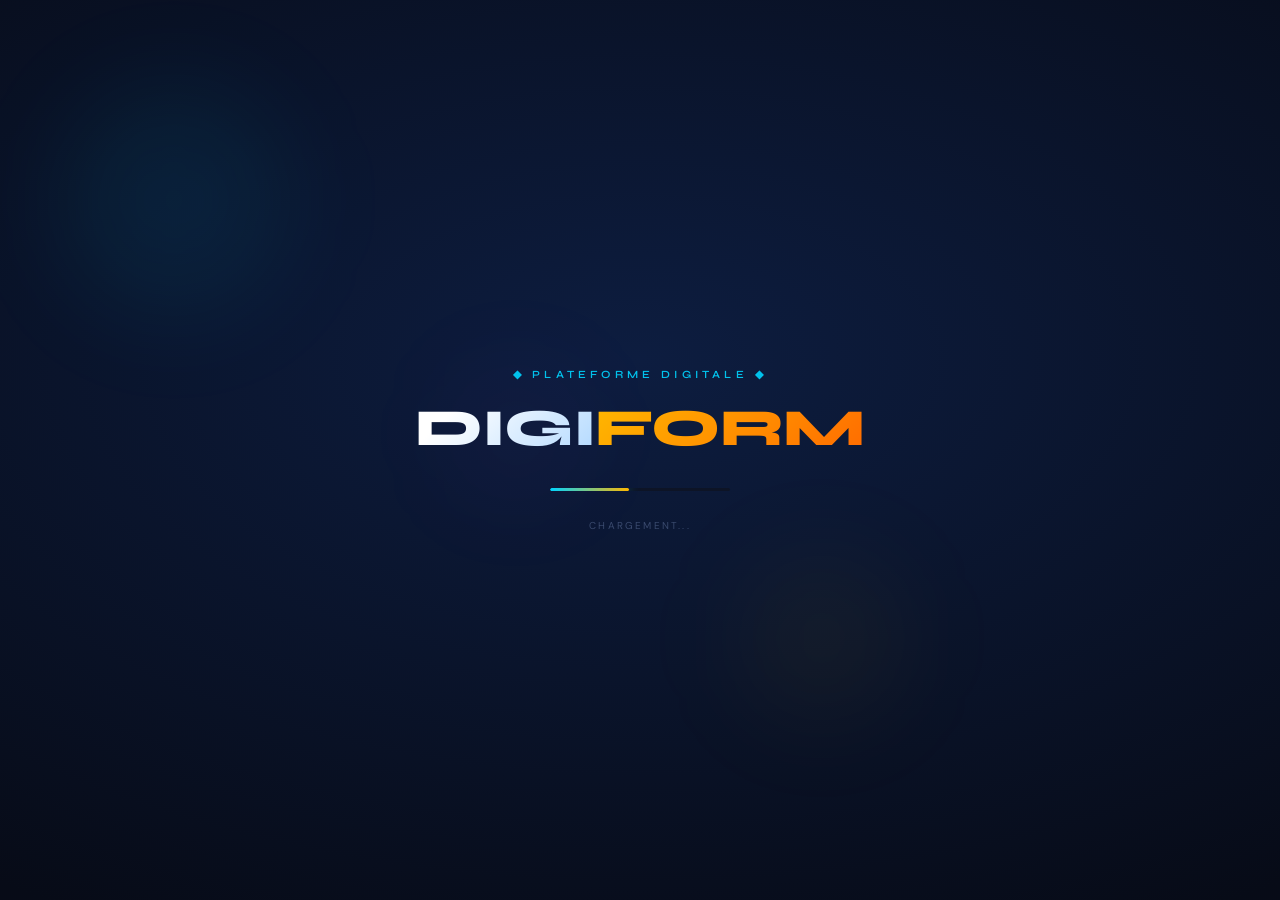
<file: digiform.html>
<!DOCTYPE html>
<html lang="fr">
<head>
<meta charset="UTF-8"/>
<meta name="viewport" content="width=device-width,initial-scale=1,maximum-scale=1"/>
<title>DIGIFORM</title>
<link href="https://fonts.googleapis.com/css2?family=Syne:wght@400;600;700;800&family=DM+Sans:wght@300;400;500;600&display=swap" rel="stylesheet"/>
<style>
*,*::before,*::after{box-sizing:border-box;margin:0;padding:0;}
:root{
  --bg:#070B17;--bg2:#0D1426;--bg3:#131C35;--bg4:#1E2D55;
  --cyan:#00D4FF;--cyan2:#0099FF;--gold:#FFB800;--gold2:#FF7A00;
  --green:#00E5A0;--purple:#B04FFF;--orange:#FF6B35;--red:#FF5050;
  --text:#E8EEFF;--text2:#8899BB;--text3:#5B6A90;--text4:#3A4A6E;
  --wa:#25D366;
}
html,body{background:var(--bg);color:var(--text);font-family:'DM Sans',sans-serif;min-height:100vh;overflow-x:hidden;}
body{max-width:430px;margin:0 auto;position:relative;}
::-webkit-scrollbar{width:3px;height:3px;}
::-webkit-scrollbar-thumb{background:var(--bg4);border-radius:3px;}
@keyframes spin{to{transform:rotate(360deg);}}
@keyframes fin{from{opacity:0;transform:translateY(16px);}to{opacity:1;transform:translateY(0);}}
@keyframes cin{from{opacity:0;transform:translateY(20px) scale(.97);}to{opacity:1;transform:translateY(0) scale(1);}}
@keyframes sc{from{transform:translateX(0);}to{transform:translateX(-50%);}}
@keyframes fl{0%,100%{transform:translateY(0);}50%{transform:translateY(-7px);}}
@keyframes sh{from{background-position:-200%;}to{background-position:200%;}}
@keyframes ov{from{opacity:0;}to{opacity:1;}}
@keyframes bt{from{transform:translateY(100%);}to{transform:translateY(0);}}
@keyframes rt{from{transform:translateX(110%);}to{transform:translateX(0);}}
@keyframes logo{0%{opacity:0;transform:translateY(32px) scale(.85);}70%{transform:translateY(-4px) scale(1.02);}100%{opacity:1;transform:translateY(0) scale(1);}}
@keyframes pulse{0%,100%{opacity:1;transform:scale(1);}50%{opacity:.4;transform:scale(1.5);}}
.anim-fin{animation:fin .42s cubic-bezier(.22,1,.36,1) both;}

/* ── SPLASH ── */
#splash{position:fixed;inset:0;background:radial-gradient(ellipse 90% 70% at 50% 40%,#0D1D40,var(--bg));display:flex;flex-direction:column;align-items:center;justify-content:center;z-index:9999;gap:28px;transition:opacity .5s;}
#splash.hide{opacity:0;pointer-events:none;}
.splash-orb{position:absolute;border-radius:50%;filter:blur(55px);}
.splash-logo{text-align:center;animation:logo 1s cubic-bezier(.22,1,.36,1) both;animation-delay:.3s;opacity:0;}
.splash-bar-wrap{width:180px;height:3px;background:var(--bg2);border-radius:3px;overflow:hidden;animation:fin .4s ease both;animation-delay:.7s;opacity:0;}
.splash-bar{height:100%;width:0%;background:linear-gradient(90deg,var(--cyan),var(--gold));border-radius:3px;transition:width .055s linear;box-shadow:0 0 12px rgba(0,212,255,.8);}
.splash-sub{font-size:10px;color:var(--text4);letter-spacing:.22em;animation:fin .5s ease both;animation-delay:1.1s;opacity:0;}
.splash-tag{font-size:11px;letter-spacing:.38em;color:var(--cyan);font-family:'Syne',sans-serif;font-weight:600;margin-bottom:18px;opacity:.9;}
.splash-brand{font-family:'Syne',sans-serif;font-weight:800;font-size:52px;letter-spacing:-.01em;line-height:1;}
.g-cyan{background:linear-gradient(135deg,#fff 20%,#B0D8FF 100%);-webkit-background-clip:text;-webkit-text-fill-color:transparent;background-clip:text;display:inline-block;padding-bottom:2px;line-height:1.15;}
.g-gold{background:linear-gradient(135deg,var(--gold),#FF6A00);-webkit-background-clip:text;-webkit-text-fill-color:transparent;background-clip:text;display:inline-block;padding-bottom:2px;line-height:1.15;}

/* ── LOADER ── */
#ploader{position:fixed;inset:0;background:rgba(7,11,23,.9);backdrop-filter:blur(12px);display:none;flex-direction:column;align-items:center;justify-content:center;z-index:5000;}
#ploader.show{display:flex;animation:ov .2s;}
.spin-ring{position:absolute;border-radius:50%;border:2px solid transparent;}

/* ── TOAST ── */
#toast{position:fixed;top:70px;left:50%;transform:translateX(-50%);padding:10px 22px;border-radius:20px;z-index:9998;font-weight:600;font-size:13px;box-shadow:0 10px 30px rgba(0,0,0,.6);white-space:nowrap;max-width:90vw;text-align:center;display:none;color:white;}
#toast.show{display:block;animation:fin .3s ease;}
#toast.success{background:linear-gradient(135deg,#00E5A0,#00A060);}
#toast.error{background:linear-gradient(135deg,var(--red),#C00);}
#toast.info{background:linear-gradient(135deg,var(--cyan),var(--cyan2));}

/* ── HEADER ── */
#header{position:fixed;top:0;left:50%;transform:translateX(-50%);width:100%;max-width:430px;background:rgba(7,11,23,.96);backdrop-filter:blur(20px);border-bottom:1px solid rgba(255,255,255,.07);padding:10px 14px;z-index:200;display:flex;align-items:center;justify-content:space-between;}
.hdr-brand{font-family:'Syne',sans-serif;font-weight:800;font-size:21px;line-height:1;}
.hdr-sub{font-size:10px;color:var(--text3);margin-top:3px;}
.hdr-right{display:flex;gap:9px;}
.hdr-btn{width:38px;height:38px;border-radius:50%;display:flex;align-items:center;justify-content:center;cursor:pointer;font-size:17px;border:none;position:relative;}
.hdr-bell{background:rgba(255,184,0,.1);border:1px solid rgba(255,184,0,.22)!important;}
.hdr-prof{background:linear-gradient(135deg,var(--cyan),var(--cyan2));color:var(--bg);}
.hdr-badge{position:absolute;top:-2px;right:-2px;width:18px;height:18px;border-radius:50%;background:var(--red);color:white;font-size:10px;font-weight:700;display:flex;align-items:center;justify-content:center;}

/* ── NAV ── */
#nav{position:fixed;bottom:0;left:50%;transform:translateX(-50%);width:100%;max-width:430px;background:rgba(7,11,23,.97);backdrop-filter:blur(20px);border-top:1px solid rgba(255,255,255,.06);padding:5px 6px 18px;display:flex;z-index:500;}
.nb{display:flex;flex-direction:column;align-items:center;gap:3px;cursor:pointer;flex:1;padding:7px 0;background:none;border:none;color:var(--text3);font-family:'DM Sans',sans-serif;position:relative;transition:color .2s;}
.nb.active{color:var(--cyan);}
.nb-dot{position:absolute;top:0;left:50%;transform:translateX(-50%);width:22px;height:3px;border-radius:2px;background:linear-gradient(90deg,var(--cyan),var(--cyan2));display:none;}
.nb.active .nb-dot{display:block;}
.nb-ico{font-size:21px;transition:transform .28s cubic-bezier(.34,1.56,.64,1);display:block;}
.nb.active .nb-ico{transform:scale(1.22);}
.nb-lbl{font-size:10px;font-weight:400;}
.nb.active .nb-lbl{font-weight:600;}
.nb-badge{position:absolute;top:5px;right:16%;width:16px;height:16px;border-radius:50%;background:var(--red);color:white;font-size:9px;font-weight:700;display:none;align-items:center;justify-content:center;}
.nb-badge.show{display:flex;}

/* ── PAGES ── */
main{padding-top:68px;padding-bottom:90px;min-height:100vh;}
.page{padding:16px 13px;display:none;animation:fin .42s cubic-bezier(.22,1,.36,1) both;}
.page.active{display:block;}

/* ── SHARED UI ── */
.shim{background:linear-gradient(90deg,var(--bg2) 25%,var(--bg4) 50%,var(--bg2) 75%);background-size:200%;animation:sh 1.5s infinite;border-radius:14px;}
.grid2{display:grid;grid-template-columns:1fr 1fr;gap:11px;}
.empty-box{display:flex;flex-direction:column;align-items:center;padding:52px 24px;gap:13px;text-align:center;}
.empty-ico{font-size:50px;animation:fl 3s ease-in-out infinite;}
.empty-msg{font-size:15px;font-weight:600;color:var(--text2);}
.empty-sub{font-size:12px;color:var(--text4);line-height:1.6;}
.btn{border:none;cursor:pointer;font-family:'DM Sans',sans-serif;font-weight:600;transition:all .22s;display:inline-flex;align-items:center;justify-content:center;gap:7px;}
.btn:hover{transform:translateY(-2px);}
.btn:active{transform:scale(.95);}
.btn-cy{background:linear-gradient(135deg,var(--cyan),var(--cyan2));color:var(--bg);}
.btn-cy:hover{box-shadow:0 8px 24px rgba(0,212,255,.4);}
.btn-go{background:linear-gradient(135deg,var(--gold),var(--gold2));color:var(--bg);}
.btn-wa{background:linear-gradient(135deg,var(--wa),#128C7E);color:white;}
.btn-ghost{background:rgba(255,255,255,.05);color:var(--text);border:1px solid rgba(255,255,255,.1);}
.btn-red{background:rgba(255,80,80,.1);color:var(--red);border:1px solid rgba(255,80,80,.25)!important;}
.btn-green{background:rgba(0,229,160,.1);color:var(--green);border:1px solid rgba(0,229,160,.25)!important;}
.btn-r10{border-radius:10px;padding:10px 16px;font-size:13px;}
.btn-r13{border-radius:13px;padding:13px;font-size:14px;width:100%;}
.btn-r14{border-radius:14px;padding:15px;font-size:16px;width:100%;}
.inp{background:var(--bg3);border:1px solid var(--bg4);border-radius:12px;color:var(--text);font-family:'DM Sans',sans-serif;font-size:14px;padding:12px 15px;width:100%;outline:none;transition:border-color .2s;display:block;}
.inp:focus{border-color:var(--cyan);box-shadow:0 0 0 3px rgba(0,212,255,.08);}
.inp::placeholder{color:var(--text4);}
textarea.inp{resize:vertical;min-height:80px;}
select.inp{cursor:pointer;-webkit-appearance:none;}
.inp-label{font-size:11px;color:var(--text3);display:block;margin-bottom:4px;}
.inp-icon{position:relative;}
.inp-icon .ico{position:absolute;left:13px;top:50%;transform:translateY(-50%);font-size:15px;pointer-events:none;}
.inp-icon .inp{padding-left:40px;}

/* ── HOME ── */
.hero{background:linear-gradient(135deg,#0C1830,#0D2845);border-radius:20px;padding:20px 17px;margin-bottom:22px;border:1px solid rgba(0,212,255,.1);position:relative;overflow:hidden;}
.hero-orb{position:absolute;right:-20px;top:-20px;width:130px;height:130px;border-radius:50%;background:rgba(0,212,255,.07);filter:blur(35px);pointer-events:none;}
.hero-sub{font-size:13px;color:var(--text2);margin-bottom:17px;}
.hero-btns{display:flex;gap:10px;}
.bnr-wrap{overflow:hidden;border-radius:17px;margin-bottom:24px;}
.bnr-track{animation:sc 32s linear infinite;display:flex;gap:13px;width:max-content;}
.bnr-track:hover{animation-play-state:paused;}
.bnr-card{width:246px;height:152px;border-radius:17px;flex-shrink:0;overflow:hidden;position:relative;cursor:pointer;background-size:cover;background-position:center;}
.bnr-overlay{position:absolute;inset:0;background:linear-gradient(to top,rgba(7,11,23,.97) 0%,rgba(7,11,23,.12) 55%,transparent 100%);}
.bnr-info{position:absolute;bottom:13px;left:12px;right:12px;}
.bnr-tag{display:inline-block;border-radius:7px;padding:2px 9px;font-size:10px;font-weight:700;margin-bottom:5px;}
.bnr-title{font-size:13px;font-family:'Syne',sans-serif;font-weight:700;color:var(--text);line-height:1.3;display:-webkit-box;-webkit-line-clamp:2;-webkit-box-orient:vertical;overflow:hidden;}
.bnr-price{font-size:12px;color:var(--gold);font-weight:700;margin-top:4px;}
.sec-hdr{display:flex;justify-content:space-between;align-items:center;margin-bottom:11px;}
.sec-title{font-size:15px;font-family:'Syne',sans-serif;font-weight:700;}
.sec-link{background:none;border:none;color:var(--cyan);font-size:13px;cursor:pointer;font-family:'DM Sans',sans-serif;}
.cats{display:flex;gap:9px;overflow-x:auto;padding-bottom:4px;margin-bottom:24px;}
.cat-item{flex-shrink:0;padding:13px 14px;border-radius:14px;text-align:center;cursor:pointer;transition:all .22s;min-width:80px;}
.cat-ico{font-size:26px;margin-bottom:5px;}
.cat-lbl{font-size:11px;font-weight:600;}

/* ── PRODUCT CARDS ── */
.pcard{background:var(--bg2);border-radius:14px;overflow:hidden;border:1px solid rgba(255,255,255,.06);cursor:pointer;animation:cin .4s cubic-bezier(.22,1,.36,1) both;transition:transform .3s cubic-bezier(.34,1.56,.64,1),box-shadow .3s;position:relative;}
.pcard:hover{transform:translateY(-5px) scale(1.03);box-shadow:0 20px 44px rgba(0,0,0,.55);}
.pcard-img{height:110px;position:relative;display:flex;align-items:center;justify-content:center;background-size:cover;background-position:center;}
.pcard-grad{position:absolute;inset:0;background:linear-gradient(to bottom,transparent 35%,var(--bg2) 100%);}
.pcard-fav{position:absolute;top:7px;right:7px;width:27px;height:27px;border-radius:50%;background:rgba(7,11,23,.78);backdrop-filter:blur(6px);border:none;cursor:pointer;font-size:12px;display:flex;align-items:center;justify-content:center;}
.pcard-type{position:absolute;top:7px;left:7px;border-radius:6px;padding:2px 7px;font-size:9px;font-weight:700;}
.pcard-ico{font-size:34px;position:relative;z-index:1;}
.pcard-body{padding:9px 10px 12px;}
.pcard-title{font-size:12px;font-family:'Syne',sans-serif;font-weight:700;color:var(--text);line-height:1.35;margin-bottom:5px;display:-webkit-box;-webkit-line-clamp:2;-webkit-box-orient:vertical;overflow:hidden;}
.pcard-price{font-size:14px;font-weight:700;color:var(--gold);}
.pcard-price span{font-size:9px;color:var(--text3);}
.filters{display:flex;gap:7px;overflow-x:auto;padding-bottom:5px;margin-bottom:17px;}
.filter-btn{flex-shrink:0;padding:8px 13px;border-radius:18px;font-size:12px;border:1px solid rgba(255,255,255,.1);background:rgba(255,255,255,.05);color:var(--text);cursor:pointer;font-family:'DM Sans',sans-serif;font-weight:500;transition:all .2s;white-space:nowrap;}
.filter-btn.active{border:none;}
.search-wrap{position:relative;margin-bottom:11px;}
.search-ico{position:absolute;left:14px;top:50%;transform:translateY(-50%);font-size:16px;pointer-events:none;}

/* ── MODALS ── */
#modal-overlay{position:fixed;inset:0;background:rgba(7,11,23,.88);backdrop-filter:blur(16px);z-index:1000;display:none;}
#modal-overlay.show{display:block;animation:ov .3s;}
#product-modal{position:fixed;bottom:0;left:50%;transform:translateX(-50%);width:100%;max-width:430px;background:var(--bg2);border-radius:24px 24px 0 0;z-index:1001;display:none;max-height:88vh;overflow-y:auto;border:1px solid rgba(255,255,255,.08);border-bottom:none;}
#product-modal.show{display:block;animation:bt .35s cubic-bezier(.22,1,.36,1);}
.modal-img{height:195px;position:relative;display:flex;align-items:center;justify-content:center;background-size:cover;background-position:center;}
.modal-grad{position:absolute;inset:0;background:linear-gradient(to bottom,transparent 30%,var(--bg2) 100%);}
.modal-close,.modal-fav{position:absolute;width:34px;height:34px;border-radius:50%;background:rgba(7,11,23,.78);border:none;cursor:pointer;color:var(--text);font-size:16px;display:flex;align-items:center;justify-content:center;top:14px;}
.modal-close{right:14px;}.modal-fav{left:14px;}
.modal-body{padding:17px 17px 42px;}
.modal-type-tag{font-size:10px;font-weight:700;margin-bottom:6px;letter-spacing:.06em;}
.modal-title{font-size:20px;font-family:'Syne',sans-serif;font-weight:800;color:var(--text);line-height:1.3;margin-bottom:10px;}
.modal-desc{font-size:14px;color:var(--text2);line-height:1.8;margin-bottom:16px;}
.modal-price-box{background:var(--bg3);border-radius:14px;padding:14px;margin-bottom:18px;border:1px solid rgba(255,184,0,.16);display:flex;justify-content:space-between;align-items:center;}
.modal-price-val{font-size:26px;font-weight:800;color:var(--gold);}
.modal-price-cur{font-size:12px;color:var(--text3);}
.modal-wa-hint{font-size:12px;color:var(--wa);}

/* ── AUTH ── */
#auth-overlay{position:fixed;inset:0;background:rgba(7,11,23,.92);backdrop-filter:blur(14px);z-index:800;display:none;overflow-y:auto;}
#auth-overlay.show{display:flex;align-items:flex-start;justify-content:center;padding:20px 0 40px;animation:ov .28s;}
.auth-box{width:92%;max-width:390px;background:var(--bg2);border-radius:24px;border:1px solid rgba(255,255,255,.09);animation:fin .35s cubic-bezier(.22,1,.36,1);padding:26px 22px;margin:auto;}
.auth-head{text-align:center;margin-bottom:22px;}
.auth-toggle{display:flex;background:var(--bg3);border-radius:12px;padding:4px;margin-bottom:20px;border:1px solid rgba(255,255,255,.06);}
.auth-tab{flex:1;padding:10px 0;border-radius:9px;font-size:13px;border:none;cursor:pointer;font-family:'DM Sans',sans-serif;font-weight:600;transition:all .2s;background:transparent;color:var(--text3);}
.auth-tab.active{background:linear-gradient(135deg,var(--cyan),var(--cyan2));color:var(--bg);}
.auth-fields{display:flex;flex-direction:column;gap:10px;}
.auth-section-title{font-size:11px;font-weight:700;color:var(--text3);letter-spacing:.08em;padding:4px 0 2px;margin-top:4px;}
.auth-err{margin-top:11px;font-size:12px;color:#FF8080;text-align:center;background:rgba(255,80,80,.08);padding:10px 12px;border-radius:10px;line-height:1.55;display:none;}
.auth-err.show{display:block;}
.form-row-2{display:grid;grid-template-columns:1fr 1fr;gap:10px;}

/* ── NETWORK PAGE ── */
.net-header{background:linear-gradient(135deg,#0C1830,#0A2240);border-radius:18px;padding:18px 16px;margin-bottom:18px;border:1px solid rgba(0,212,255,.12);position:relative;overflow:hidden;}
.net-header-orb{position:absolute;right:-30px;bottom:-30px;width:140px;height:140px;border-radius:50%;background:rgba(0,212,255,.06);filter:blur(35px);pointer-events:none;}
.net-stats{display:grid;grid-template-columns:repeat(3,1fr);gap:1px;background:var(--bg4);border-radius:12px;overflow:hidden;margin-bottom:18px;}
.net-stat{background:var(--bg2);padding:14px 10px;text-align:center;}
.net-stat-num{font-family:'Syne',sans-serif;font-size:20px;font-weight:800;color:var(--cyan);}
.net-stat-lbl{font-size:10px;color:var(--text3);margin-top:2px;}
.net-filters{display:flex;gap:7px;overflow-x:auto;padding-bottom:5px;margin-bottom:14px;}
.net-filter{flex-shrink:0;padding:7px 13px;border-radius:18px;font-size:12px;border:1px solid rgba(255,255,255,.1);background:rgba(255,255,255,.05);color:var(--text);cursor:pointer;font-family:'DM Sans',sans-serif;font-weight:500;transition:all .2s;white-space:nowrap;}
.net-filter.active{background:linear-gradient(135deg,var(--cyan),var(--cyan2));color:var(--bg);border-color:transparent;font-weight:700;}

/* ── CONTACT CARD ── */
.ccard{background:var(--bg2);border:1px solid rgba(255,255,255,.06);border-radius:16px;padding:14px;margin-bottom:10px;animation:cin .4s cubic-bezier(.22,1,.36,1) both;transition:all .22s;}
.ccard:hover{border-color:rgba(0,212,255,.2);transform:translateY(-2px);box-shadow:0 8px 24px rgba(0,0,0,.4);}
.ccard.new-entry{border-color:rgba(0,229,160,.3);background:rgba(0,229,160,.04);}
.ccard-top{display:flex;gap:12px;align-items:flex-start;margin-bottom:12px;}
.ccard-avatar{width:48px;height:48px;border-radius:50%;display:flex;align-items:center;justify-content:center;font-family:'Syne',sans-serif;font-weight:800;font-size:18px;flex-shrink:0;position:relative;}
.ccard-online{position:absolute;bottom:1px;right:1px;width:12px;height:12px;border-radius:50%;background:var(--green);border:2px solid var(--bg2);animation:pulse 2s infinite;}
.ccard-info{flex:1;min-width:0;}
.ccard-name{font-family:'Syne',sans-serif;font-size:14px;font-weight:700;color:var(--text);margin-bottom:2px;}
.ccard-job{font-size:12px;color:var(--text2);}
.ccard-badge{font-size:10px;font-weight:700;padding:2px 8px;border-radius:999px;margin-top:4px;display:inline-block;}
.ccard-actions{display:flex;gap:8px;}
.ccard-btn{flex:1;padding:9px 0;border-radius:10px;font-size:12px;font-weight:600;font-family:'DM Sans',sans-serif;border:none;cursor:pointer;display:flex;align-items:center;justify-content:center;gap:5px;transition:all .22s;}
.ccard-btn:hover{transform:translateY(-1px);}
.ccard-btn-wa{background:linear-gradient(135deg,var(--wa),#128C7E);color:white;}
.ccard-btn-wa:hover{box-shadow:0 6px 18px rgba(37,211,102,.35);}
.ccard-btn-save{background:rgba(0,212,255,.1);color:var(--cyan);border:1px solid rgba(0,212,255,.22)!important;}
.ccard-btn-save:hover{background:rgba(0,212,255,.18);}
.ccard-meta{display:flex;gap:10px;flex-wrap:wrap;margin-bottom:10px;}
.ccard-meta-item{font-size:11px;color:var(--text3);display:flex;align-items:center;gap:4px;}

/* ── NOTIF PANEL ── */
#notif-overlay{position:fixed;inset:0;background:rgba(7,11,23,.7);backdrop-filter:blur(8px);z-index:600;display:none;}
#notif-overlay.show{display:block;animation:ov .22s;}
#notif-panel{position:fixed;top:0;right:0;width:310px;max-width:93vw;height:100vh;background:var(--bg2);border-left:1px solid rgba(255,255,255,.08);z-index:700;display:none;flex-direction:column;}
#notif-panel.show{display:flex;animation:rt .3s cubic-bezier(.22,1,.36,1);}
.notif-hdr{padding:17px 13px;border-bottom:1px solid rgba(255,255,255,.06);display:flex;justify-content:space-between;align-items:center;flex-shrink:0;}
.notif-hdr-title{font-family:'Syne',sans-serif;font-weight:700;font-size:16px;}
.notif-close{background:rgba(255,255,255,.08);border:none;color:var(--text);width:30px;height:30px;border-radius:50%;cursor:pointer;font-size:14px;display:flex;align-items:center;justify-content:center;}
.notif-list{flex:1;overflow-y:auto;padding:10px;}
.notif-item{padding:13px;border-radius:12px;border:1px solid rgba(255,255,255,.04);margin-bottom:8px;cursor:default;transition:all .2s;}
.notif-item.unread{background:rgba(0,212,255,.06);border-color:rgba(0,212,255,.18);cursor:pointer;}
.notif-item-hdr{display:flex;justify-content:space-between;align-items:flex-start;gap:8px;margin-bottom:5px;}
.notif-item-title{font-size:13px;font-weight:600;color:var(--text);flex:1;}
.notif-dot{width:8px;height:8px;border-radius:50%;background:var(--cyan);flex-shrink:0;margin-top:3px;}
.notif-item-body{font-size:12px;color:var(--text2);line-height:1.65;}
.notif-item-date{font-size:10px;color:var(--text4);margin-top:6px;}

/* ── PROFILE ── */
.profile-card{background:linear-gradient(135deg,#0C1830,#0D2845);border-radius:20px;padding:20px 16px;margin-bottom:14px;border:1px solid rgba(0,212,255,.1);display:flex;align-items:center;gap:14px;}
.avatar{width:60px;height:60px;border-radius:50%;background:linear-gradient(135deg,var(--cyan),var(--cyan2));display:flex;align-items:center;justify-content:center;font-size:24px;font-weight:800;color:var(--bg);flex-shrink:0;font-family:'Syne',sans-serif;}
.profile-name{font-size:16px;font-family:'Syne',sans-serif;font-weight:700;}
.profile-email{font-size:11px;color:var(--text2);margin-top:2px;}
.admin-badge{display:inline-block;background:rgba(0,212,255,.12);border:1px solid rgba(0,212,255,.25);color:var(--cyan);border-radius:7px;padding:2px 10px;font-size:10px;font-weight:700;margin-top:5px;}
.info-box{background:var(--bg2);border-radius:16px;padding:15px;border:1px solid rgba(255,255,255,.06);margin-bottom:12px;}
.info-box-title{font-size:12px;font-weight:600;color:var(--text3);margin-bottom:11px;}
.info-row{display:flex;justify-content:space-between;align-items:center;padding-bottom:9px;margin-bottom:9px;border-bottom:1px solid rgba(255,255,255,.04);}
.info-row:last-child{border-bottom:none;margin-bottom:0;padding-bottom:0;}
.info-lbl{font-size:12px;color:var(--text3);}
.info-val{font-size:12px;color:var(--text);text-align:right;max-width:60%;overflow:hidden;text-overflow:ellipsis;white-space:nowrap;}
.edit-box{background:var(--bg2);border-radius:16px;padding:15px;border:1px solid rgba(255,255,255,.07);margin-bottom:12px;display:none;flex-direction:column;gap:11px;}
.edit-box.show{display:flex;}
.edit-btns{display:flex;gap:9px;}
.toggle-row{display:flex;align-items:center;gap:12px;background:var(--bg3);padding:13px 15px;border-radius:12px;cursor:pointer;border:1px solid rgba(255,255,255,.06);}
.toggle-sw{width:44px;height:24px;border-radius:12px;background:var(--bg4);position:relative;transition:background .22s;flex-shrink:0;}
.toggle-sw.on{background:linear-gradient(135deg,var(--cyan),var(--cyan2));}
.toggle-knob{position:absolute;top:2px;left:2px;width:20px;height:20px;border-radius:50%;background:white;transition:left .22s;box-shadow:0 2px 6px rgba(0,0,0,.35);}
.toggle-sw.on .toggle-knob{left:22px;}
.toggle-lbl{font-size:13px;font-weight:500;color:var(--text);}
.img-upload-area{width:100%;height:125px;border-radius:13px;border:2px dashed rgba(255,255,255,.13);background:var(--bg3);display:flex;flex-direction:column;align-items:center;justify-content:center;cursor:pointer;overflow:hidden;position:relative;transition:border-color .2s;}
.img-upload-preview{position:absolute;inset:0;object-fit:cover;width:100%;height:100%;}
.img-upload-overlay{position:absolute;inset:0;background:rgba(7,11,23,.62);display:flex;align-items:center;justify-content:center;}
.img-upload-change{font-size:13px;color:white;font-weight:600;background:rgba(0,0,0,.45);padding:6px 14px;border-radius:20px;}
.img-upload-ico{font-size:30px;margin-bottom:7px;}
.img-upload-txt{font-size:13px;color:var(--text3);font-weight:500;}
.img-upload-hint{font-size:11px;color:var(--text4);margin-top:3px;}

/* ── ADMIN PANEL ── */
#admin-panel{position:fixed;inset:0;background:var(--bg);z-index:300;max-width:430px;margin:0 auto;display:none;flex-direction:column;overflow:hidden;}
#admin-panel.show{display:flex;}
.adm-hdr{background:rgba(7,11,23,.98);border-bottom:1px solid rgba(255,255,255,.07);padding:11px 13px;display:flex;align-items:center;gap:11px;flex-shrink:0;}
.adm-back{width:36px;height:36px;border-radius:50%;background:rgba(255,255,255,.08);border:none;cursor:pointer;color:var(--text);font-size:18px;display:flex;align-items:center;justify-content:center;}
.adm-email{font-size:10px;color:var(--cyan);margin-top:3px;overflow:hidden;text-overflow:ellipsis;white-space:nowrap;max-width:260px;}
.adm-tabs{display:flex;gap:5px;overflow-x:auto;padding:9px 12px;flex-shrink:0;background:rgba(7,11,23,.92);border-bottom:1px solid rgba(255,255,255,.04);}
.adm-tab{flex-shrink:0;padding:8px 12px;border-radius:10px;font-size:12px;background:rgba(255,255,255,.06);color:var(--text);border:none;cursor:pointer;font-family:'DM Sans',sans-serif;font-weight:500;white-space:nowrap;transition:all .2s;}
.adm-tab.active{background:linear-gradient(135deg,var(--cyan),var(--cyan2));color:var(--bg);font-weight:700;}
.adm-content{flex:1;overflow-y:auto;padding:15px 13px;}
.adm-sub{display:none;}
.adm-sub.active{display:block;}
.form-group{margin-bottom:13px;}
.form-row{display:grid;grid-template-columns:1fr 1fr;gap:11px;margin-bottom:13px;}
.plist-item{background:var(--bg2);border-radius:13px;padding:12px;border:1px solid rgba(255,255,255,.06);display:flex;gap:11px;align-items:center;margin-bottom:9px;}
.plist-thumb{width:50px;height:50px;border-radius:10px;flex-shrink:0;display:flex;align-items:center;justify-content:center;font-size:20px;background-size:cover;background-position:center;}
.plist-info{flex:1;min-width:0;}
.plist-title{font-size:12px;font-weight:600;color:var(--text);overflow:hidden;text-overflow:ellipsis;white-space:nowrap;}
.plist-price{font-size:12px;color:var(--gold);margin-top:2px;}
.plist-type{font-size:10px;margin-top:2px;}
.nh-item{background:var(--bg2);border-radius:12px;padding:13px;border:1px solid rgba(255,255,255,.06);margin-bottom:9px;}
.nh-title{font-size:13px;font-weight:600;color:var(--text);margin-bottom:4px;}
.nh-body{font-size:12px;color:var(--text2);line-height:1.65;margin-bottom:6px;}
.nh-date{font-size:10px;color:var(--text4);}
.sql-info{background:rgba(0,212,255,.08);border:1px solid rgba(0,212,255,.2);border-radius:14px;padding:15px;margin-bottom:14px;}
.sql-block{background:var(--bg2);border-radius:14px;overflow:hidden;border:1px solid var(--bg4);margin-bottom:14px;}
.sql-block-hdr{padding:10px 13px;background:var(--bg3);display:flex;justify-content:space-between;align-items:center;border-bottom:1px solid rgba(255,255,255,.06);}
.sql-block-lbl{font-size:11px;color:var(--text3);font-family:monospace;}
pre.sql-code{padding:13px;font-size:10px;color:var(--text2);overflow:auto;line-height:1.9;font-family:monospace;margin:0;max-height:360px;}
.sql-warn{background:rgba(255,184,0,.08);border:1px solid rgba(255,184,0,.2);border-radius:14px;padding:13px;font-size:12px;color:var(--gold);line-height:1.7;}
.section-count{font-size:12px;color:var(--text3);margin-bottom:4px;}
#user-edit-overlay{position:fixed;inset:0;background:rgba(7,11,23,.88);backdrop-filter:blur(14px);z-index:9000;display:none;align-items:flex-end;justify-content:center;}
#user-edit-overlay.show{display:flex;animation:ov .25s ease;}
#user-edit-modal{width:100%;max-width:430px;background:var(--bg2);border-radius:24px 24px 0 0;border:1px solid rgba(255,255,255,.09);border-bottom:none;padding:22px 18px 40px;animation:bt .3s cubic-bezier(.22,1,.36,1);}
</style>
</head>
<body>

<!-- SPLASH -->
<div id="splash">
  <div class="splash-orb" style="width:220px;height:220px;background:rgba(0,212,255,.07);top:10%;left:5%;animation:fl 4.2s ease-in-out infinite;"></div>
  <div class="splash-orb" style="width:160px;height:160px;background:rgba(255,184,0,.05);top:62%;left:58%;animation:fl 5.5s ease-in-out infinite;animation-delay:.9s;"></div>
  <div class="splash-orb" style="width:110px;height:110px;background:rgba(176,79,255,.06);top:42%;left:36%;animation:fl 3s ease-in-out infinite;animation-delay:1.8s;"></div>
  <div class="splash-logo">
    <div class="splash-tag">◆ PLATEFORME DIGITALE ◆</div>
    <div class="splash-brand"><span class="g-cyan">DIGI</span><span class="g-gold">FORM</span></div>
  </div>
  <div class="splash-bar-wrap"><div class="splash-bar" id="splash-bar"></div></div>
  <div class="splash-sub" id="splash-pct">CHARGEMENT...</div>
</div>

<div id="ploader">
  <div style="position:relative;width:52px;height:52px;">
    <div class="spin-ring" style="inset:0;border-top-color:var(--cyan);animation:spin .75s linear infinite;"></div>
    <div class="spin-ring" style="inset:9px;border-top-color:var(--gold);animation:spin 1.15s linear infinite reverse;"></div>
    <div class="spin-ring" style="inset:18px;border-top-color:var(--orange);animation:spin 1.6s linear infinite;"></div>
  </div>
  <div style="font-size:10px;letter-spacing:.3em;color:var(--text3);margin-top:16px;font-family:'Syne',sans-serif;">CHARGEMENT…</div>
</div>
<div id="toast"></div>

<!-- HEADER -->
<header id="header">
  <div>
    <div class="hdr-brand"><span class="g-cyan">DIGI</span><span class="g-gold">FORM</span></div>
    <div class="hdr-sub">Livres · Formations · Logiciels · Audio</div>
  </div>
  <div class="hdr-right">
    <button class="hdr-btn hdr-bell" onclick="openNotifs()">🔔<div class="hdr-badge" id="notif-badge" style="display:none;"></div></button>
    <button class="hdr-btn hdr-prof" id="hdr-prof-btn" onclick="onProfileClick()">🔐</button>
  </div>
</header>

<main>
  <!-- HOME -->
  <section id="page-home" class="page active">
    <div class="hero">
      <div class="hero-orb"></div>
      <div style="font-size:11px;color:var(--text3);margin-bottom:5px;">Bienvenue sur</div>
      <div style="font-size:28px;margin-bottom:6px;"><span class="g-cyan">DIGI</span><span class="g-gold">FORM</span></div>
      <div class="hero-sub">Livres · Formations · Logiciels · Audio</div>
      <div class="hero-btns">
        <button class="btn btn-cy btn-r10" onclick="switchTab('catalogue')">🔍 Explorer</button>
        <button class="btn btn-go btn-r10" onclick="switchTab('network')">🌐 Réseau</button>
      </div>
    </div>
    <div id="home-banner-section">
      <div class="sec-hdr"><span class="sec-title">🔥 À la Une</span><button class="sec-link" onclick="switchTab('catalogue')">Voir tout →</button></div>
      <div class="bnr-wrap"><div class="bnr-track" id="banner-track"></div></div>
    </div>
    <div style="margin-bottom:24px;">
      <div class="sec-title" style="margin-bottom:12px;">Catégories</div>
      <div class="cats" id="home-cats"></div>
    </div>
    <div>
      <div class="sec-hdr"><span class="sec-title">📦 Récents</span><button class="sec-link" onclick="switchTab('catalogue')">Voir tout →</button></div>
      <div id="home-products"></div>
    </div>
  </section>

  <!-- CATALOGUE -->
  <section id="page-catalogue" class="page">
    <div class="search-wrap">
      <span class="search-ico">🔍</span>
      <input class="inp" style="padding-left:42px;" placeholder="Rechercher un produit…" id="search-inp" oninput="renderCatalogue()"/>
    </div>
    <div class="filters" id="cat-filters"></div>
    <div id="cat-products"></div>
  </section>

  <!-- NETWORK -->
  <section id="page-network" class="page">
    <div class="net-header">
      <div class="net-header-orb"></div>
      <div style="font-size:11px;color:var(--text3);margin-bottom:4px;">RÉSEAU DIGIFORM</div>
      <div style="font-family:'Syne',sans-serif;font-size:22px;font-weight:800;margin-bottom:6px;">👥 Communauté</div>
      <div style="font-size:13px;color:var(--text2);margin-bottom:14px;">Connectez-vous avec les membres et professionnels</div>
      <a href="contacts.html" style="display:inline-flex;align-items:center;gap:7px;background:rgba(0,212,255,.1);border:1px solid rgba(0,212,255,.25);color:var(--cyan);border-radius:10px;padding:9px 16px;font-size:13px;font-weight:600;text-decoration:none;transition:all .2s;" onmouseover="this.style.background='rgba(0,212,255,.18)'" onmouseout="this.style.background='rgba(0,212,255,.1)'">📋 Exporter les contacts</a>
    </div>
    <div class="net-stats" id="net-stats-bar">
      <div class="net-stat"><div class="net-stat-num" id="ns-total">—</div><div class="net-stat-lbl">Membres</div></div>
      <div class="net-stat"><div class="net-stat-num" id="ns-new">—</div><div class="net-stat-lbl">Ce mois</div></div>
      <div class="net-stat"><div class="net-stat-num" id="ns-jobs">—</div><div class="net-stat-lbl">Professions</div></div>
    </div>
    <div id="network-locked" style="display:none;">
      <div class="empty-box">
        <div class="empty-ico">🔒</div>
        <div class="empty-msg">Accès réservé aux membres</div>
        <div class="empty-sub">Créez un compte gratuit pour accéder au réseau et aux contacts des membres.</div>
        <button class="btn btn-cy" style="padding:13px 28px;border-radius:12px;font-size:14px;margin-top:6px;" onclick="openAuth()">✨ Rejoindre le réseau</button>
      </div>
    </div>
    <div id="network-content">
      <div class="search-wrap">
        <span class="search-ico">🔍</span>
        <input class="inp" style="padding-left:42px;" placeholder="Rechercher un membre…" id="net-search" oninput="filterNetwork()"/>
      </div>
      <div class="net-filters" id="net-filters"></div>
      <div id="net-list"></div>
    </div>
  </section>

  <!-- FAVS -->
  <section id="page-favs" class="page">
    <div id="favs-products"></div>
  </section>

  <!-- PROFILE -->
  <section id="page-profile" class="page">
    <div id="profile-content"></div>
  </section>
</main>

<!-- NAV -->
<nav id="nav">
  <button class="nb active" id="nb-home" onclick="switchTab('home')"><div class="nb-dot"></div><span class="nb-ico">🏠</span><span class="nb-lbl">Accueil</span></button>
  <button class="nb" id="nb-catalogue" onclick="switchTab('catalogue')"><div class="nb-dot"></div><span class="nb-ico">🗂️</span><span class="nb-lbl">Catalogue</span></button>
  <button class="nb" id="nb-network" onclick="switchTab('network')"><div class="nb-dot"></div><span class="nb-ico">🌐</span><span class="nb-lbl">Réseau</span><div class="nb-badge" id="net-badge">0</div></button>
  <button class="nb" id="nb-favs" onclick="switchTab('favs')"><div class="nb-dot"></div><span class="nb-ico">❤️</span><span class="nb-lbl">Favoris</span><div class="nb-badge" id="fav-badge">0</div></button>
  <button class="nb" id="nb-profile" onclick="switchTab('profile')"><div class="nb-dot"></div><span class="nb-ico">👤</span><span class="nb-lbl">Profil</span></button>
</nav>

<!-- PRODUCT MODAL -->
<div id="modal-overlay" onclick="closeModal()"></div>
<div id="product-modal">
  <div class="modal-img" id="modal-img">
    <div class="modal-grad"></div>
    <button class="modal-close" onclick="closeModal()">✕</button>
    <button class="modal-fav" id="modal-fav-btn" onclick="toggleModalFav()">🤍</button>
  </div>
  <div class="modal-body">
    <div class="modal-type-tag" id="modal-type"></div>
    <div class="modal-title" id="modal-title"></div>
    <div class="modal-desc" id="modal-desc"></div>
    <div class="modal-price-box">
      <div><div style="font-size:11px;color:var(--text3);margin-bottom:3px;">Prix</div><div class="modal-price-val" id="modal-price"></div></div>
      <div class="modal-wa-hint" id="modal-wa-hint"></div>
    </div>
    <button class="btn btn-wa btn-r14" style="margin-bottom:10px;" onclick="buyProduct()">💬 Acheter via WhatsApp</button>
    <button class="btn btn-ghost btn-r13" onclick="closeModal()">Fermer</button>
  </div>
</div>

<!-- AUTH MODAL -->
<div id="auth-overlay" onclick="handleAuthOverlayClick(event)">
  <div class="auth-box">
    <div class="auth-head">
      <div style="font-size:26px;margin-bottom:8px;"><span class="g-cyan">DIGI</span><span class="g-gold">FORM</span></div>
      <div id="auth-subtitle" style="font-size:13px;color:var(--text2);">Heureux de vous revoir 👋</div>
    </div>
    <div class="auth-toggle">
      <button class="auth-tab active" id="auth-tab-login" onclick="setAuthMode('login')">🔑 Connexion</button>
      <button class="auth-tab" id="auth-tab-register" onclick="setAuthMode('register')">✨ Inscription</button>
    </div>
    <div class="auth-fields" id="auth-fields-wrap">
      <!-- dynamically rendered -->
    </div>
    <div class="auth-err" id="auth-err"></div>
    <button class="btn btn-cy btn-r14" style="margin-top:13px;" id="auth-submit-btn" onclick="submitAuth()">🔓 Se connecter</button>
    <button class="btn" style="width:100%;padding:9px;background:none;border:none;color:var(--text3);font-size:13px;margin-top:5px;cursor:pointer;" onclick="closeAuth()">Annuler</button>
  </div>
</div>

<!-- NOTIF PANEL -->
<div id="notif-overlay" onclick="closeNotifs()"></div>
<div id="notif-panel">
  <div class="notif-hdr">
    <span class="notif-hdr-title">🔔 Notifications</span>
    <button class="notif-close" onclick="closeNotifs()">✕</button>
  </div>
  <div class="notif-list" id="notif-list"></div>
</div>

<!-- ADMIN PANEL -->
<div id="admin-panel">
  <div class="adm-hdr">
    <button class="adm-back" onclick="closeAdmin()">←</button>
    <div style="flex:1;min-width:0;">
      <div style="font-size:18px;"><span class="g-cyan">DIGI</span><span class="g-gold">FORM</span> <span style="color:var(--text4);font-size:13px;font-family:'DM Sans',sans-serif;font-weight:400;">Admin</span></div>
      <div class="adm-email" id="adm-email"></div>
    </div>
  </div>
  <div class="adm-tabs">
    <button class="adm-tab active" onclick="setAdmTab('add')">➕ Ajouter</button>
    <button class="adm-tab" onclick="setAdmTab('list')">📋 Produits</button>
    <button class="adm-tab" onclick="setAdmTab('users')">👥 Users</button>
    <button class="adm-tab" onclick="setAdmTab('notifs')">🔔 Notifs</button>
    <button class="adm-tab" onclick="setAdmTab('sql')">⚙️ Config</button>
  </div>
  <div class="adm-content">
    <div class="adm-sub active" id="adm-add">
      <div class="form-group"><label class="inp-label">Titre *</label><input class="inp" placeholder="Ex: Python pour débutants" id="f-title"/></div>
      <div class="form-group"><label class="inp-label">Description</label><textarea class="inp" placeholder="Description détaillée…" id="f-desc"></textarea></div>
      <div class="form-row">
        <div><label class="inp-label">Prix (FCFA) *</label><input class="inp" type="number" placeholder="5000" id="f-price"/></div>
        <div><label class="inp-label">Type *</label>
          <select class="inp" id="f-type">
            <option value="livre">📚 Livre</option><option value="formation">🎬 Formation</option>
            <option value="logiciel">💻 Logiciel</option><option value="audio">🎧 Audio</option>
          </select>
        </div>
      </div>
      <div class="form-group">
        <label class="inp-label">Image du produit</label>
        <div class="img-upload-area" id="upload-area" onclick="document.getElementById('f-img-file').click()">
          <div id="upload-placeholder"><div class="img-upload-ico">📷</div><div class="img-upload-txt">Cliquez pour uploader</div><div class="img-upload-hint">JPG · PNG · WebP</div></div>
        </div>
        <input type="file" id="f-img-file" accept="image/*" style="display:none;" onchange="handleImgUpload(this)"/>
        <input class="inp" style="margin-top:7px;" placeholder="Ou collez une URL d'image…" id="f-img-url" oninput="onImgUrlChange(this.value)"/>
      </div>
      <div class="form-group"><label class="inp-label">WhatsApp (avec indicatif)</label><input class="inp" placeholder="+2250707070707" id="f-wa"/></div>
      <div class="toggle-row" onclick="toggleFeatured()" id="featured-row">
        <div class="toggle-sw" id="featured-sw"><div class="toggle-knob"></div></div>
        <span class="toggle-lbl">🔥 Mettre en vedette (bannière accueil)</span>
      </div>
      <button class="btn btn-cy btn-r14" style="margin-top:13px;" id="publish-btn" onclick="publishProduct()">✅ Publier le produit</button>
    </div>
    <div class="adm-sub" id="adm-list"><div id="adm-product-list"></div></div>
    <div class="adm-sub" id="adm-users">
      <div style="display:grid;grid-template-columns:1fr 1fr 1fr;gap:9px;margin-bottom:13px;" id="user-stats"></div>
      <div style="position:relative;margin-bottom:10px;">
        <span style="position:absolute;left:13px;top:50%;transform:translateY(-50%);font-size:14px;pointer-events:none;">🔍</span>
        <input class="inp" id="user-search-inp" style="padding-left:38px;" placeholder="Nom, email, téléphone…" oninput="filterUsers()"/>
      </div>
      <div style="display:flex;gap:7px;margin-bottom:13px;">
        <button onclick="setUserFilter('all')" id="uf-all" class="btn" style="flex:1;padding:8px 0;border-radius:10px;font-size:12px;background:rgba(0,212,255,.15);color:var(--cyan);border:1px solid rgba(0,212,255,.3);">Tous</button>
        <button onclick="setUserFilter('admin')" id="uf-admin" class="btn" style="flex:1;padding:8px 0;border-radius:10px;font-size:12px;background:rgba(255,255,255,.05);color:var(--text3);border:1px solid rgba(255,255,255,.08);">Admins</button>
        <button onclick="setUserFilter('user')" id="uf-user" class="btn" style="flex:1;padding:8px 0;border-radius:10px;font-size:12px;background:rgba(255,255,255,.05);color:var(--text3);border:1px solid rgba(255,255,255,.08);">Membres</button>
      </div>
      <div style="background:var(--bg2);border-radius:13px;padding:13px;border:1px solid rgba(0,212,255,.15);margin-bottom:13px;">
        <div style="font-size:12px;font-weight:700;color:var(--text);margin-bottom:9px;">➕ Promouvoir un utilisateur admin</div>
        <div style="display:flex;gap:8px;">
          <input class="inp" id="promote-email-inp" type="email" placeholder="email@exemple.com" style="flex:1;padding:10px 13px;font-size:13px;">
          <button id="promote-btn" class="btn btn-cy" style="padding:10px 14px;border-radius:11px;font-size:13px;flex-shrink:0;" onclick="promoteAdmin()">✅</button>
        </div>
      </div>
      <div id="adm-user-list"></div>
    </div>
    <div class="adm-sub" id="adm-notifs">
      <div style="background:var(--bg2);border-radius:15px;padding:15px;border:1px solid rgba(0,212,255,.12);margin-bottom:15px;">
        <div style="font-size:14px;font-weight:600;color:var(--text);margin-bottom:13px;">📣 Envoyer à tous les utilisateurs</div>
        <div class="form-group"><label class="inp-label">Titre *</label><input class="inp" placeholder="Ex: Nouvelle formation disponible !" id="n-title"/></div>
        <div class="form-group"><label class="inp-label">Message *</label><textarea class="inp" placeholder="Contenu de la notification…" id="n-body"></textarea></div>
        <button class="btn btn-cy" style="width:100%;padding:13px;border-radius:11px;font-size:14px;" id="send-notif-btn">📣 Envoyer à tous</button>
        <div id="n-status" style="display:none;font-size:12px;text-align:center;padding:9px;border-radius:10px;margin-top:8px;"></div>
      </div>
      <div style="font-size:13px;font-weight:600;color:var(--text3);margin-bottom:10px;" id="notif-hist-label">Historique</div>
      <div id="notif-history"></div>
    </div>
    <div class="adm-sub" id="adm-sql">
      <div class="sql-info">
        <div style="font-size:14px;font-weight:700;color:var(--text);margin-bottom:11px;">🔧 Étapes de configuration</div>
        <div style="font-size:13px;color:var(--text2);line-height:2.1;">
          <strong style="color:var(--cyan);">1.</strong> Supabase → SQL Editor → Copier → Exécuter<br>
          <strong style="color:var(--gold);">2.</strong> S'inscrire sur l'app<br>
          <strong style="color:var(--gold);">3.</strong> <code style="background:var(--bg4);padding:1px 6px;border-radius:4px;color:var(--cyan);font-size:11px;">UPDATE profiles SET is_admin=true WHERE email='...'</code><br>
          <strong style="color:var(--green);">4.</strong> Storage → bucket <strong>digiform</strong> (Public)<br>
          <strong style="color:var(--orange);">5.</strong> Rechargez → ✅
        </div>
      </div>
      <div class="sql-block">
        <div class="sql-block-hdr">
          <span class="sql-block-lbl">SQL Complet — DIGIFORM</span>
          <button class="btn btn-cy" style="padding:6px 13px;border-radius:8px;font-size:12px;" id="sql-copy-btn" onclick="copySQL()">📋 Copier</button>
        </div>
        <pre class="sql-code" id="sql-code-block"></pre>
      </div>
      <div class="sql-warn">⚠️ Accès public configuré. En production, affinez les policies.</div>
    </div>
  </div>
</div>
<div id="user-edit-overlay" onclick="if(event.target===this)closeUserEdit()">
  <div id="user-edit-modal"><div id="user-edit-content"></div></div>
</div>

<script>
const SB='https://rxhjuetoxyjrairroycb.supabase.co';
const ANON='eyJhbGciOiJIUzI1NiIsInR5cCI6IkpXVCJ9.eyJpc3MiOiJzdXBhYmFzZSIsInJlZiI6InJ4aGp1ZXRveHlqcmFpcnJveWNiIiwicm9sZSI6ImFub24iLCJpYXQiOjE3NzYwOTkxMjksImV4cCI6MjA5MTY3NTEyOX0.FTk6DNeI2FSsY6Eg1mKC64lj1-aS9fzTyzTlQbuGn-Q';
const TYPES=[{id:'all',label:'Tout',emoji:'🌐',color:'#00D4FF'},{id:'livre',label:'Livres',emoji:'📚',color:'#FFB800'},{id:'formation',label:'Formations',emoji:'🎬',color:'#FF6B35'},{id:'logiciel',label:'Logiciels',emoji:'💻',color:'#00E5A0'},{id:'audio',label:'Audio',emoji:'🎧',color:'#B04FFF'}];
const TC={livre:'#FFB800',formation:'#FF6B35',logiciel:'#00E5A0',audio:'#B04FFF'};
const BUCKETS=['digiform','public','avatars','images','media'];
const JOB_EMOJIS={'Marketing':'📣','SEO':'🔍','Design':'🎨','Dev':'💻','Développeur':'💻','Commercial':'💼','Finance':'💰','Éducation':'📚','Communication':'📡','Consultant':'🧠','Manager':'📊','Autre':'🌟'};
const AVATAR_COLORS=['#00D4FF','#FFB800','#00E5A0','#B04FFF','#FF6B35','#FF5050','#0099FF','#FF7A00'];

let products=[],notifs=[],reads=[],favs=[],session=null,profile=null;
let members=[],netFilter='all',netJobs=[];
let currentTab='home',activeFilter='all',authMode='login',currentProduct=null,featuredOn=false,imgUploadUrl='',activeBucket=null;
let allUsers=[],userFilter='all',sendingNotif=false;

function init(){
  try{favs=JSON.parse(localStorage.getItem('dg_favs')||'[]');}catch{}
  try{session=JSON.parse(localStorage.getItem('dg_sess')||'null');}catch{}
  runSplash();
  setTimeout(async()=>{
    hideSplash();
    await Promise.all([loadProducts(),loadNotifs(),loadMembers()]);
    if(session){await Promise.all([loadProfile(),loadReads()]);}
    renderAll();
  },3300);
}
function runSplash(){
  let p=0;const bar=document.getElementById('splash-bar');const pct=document.getElementById('splash-pct');
  const iv=setInterval(()=>{p=Math.min(p+2.1,100);bar.style.width=p+'%';pct.textContent=p<100?'CHARGEMENT...':'PRÊT ✓';if(p>=100)clearInterval(iv);},54);
}
function hideSplash(){document.getElementById('splash').classList.add('hide');setTimeout(()=>document.getElementById('splash').style.display='none',550);}

async function db(path,opts={},tok){
  try{
    const r=await fetch(`${SB}/rest/v1/${path}`,{...opts,headers:{apikey:ANON,Authorization:`Bearer ${tok||ANON}`,'Content-Type':'application/json',...(['POST','PATCH','PUT'].includes(opts.method)?{Prefer:'return=representation'}:{}),...(opts.headers||{})}});
    let d;try{d=await r.json();}catch{}
    return{ok:r.ok,data:d,status:r.status};
  }catch(e){return{ok:false,data:null,status:0};}
}
async function authReq(ep,body){
  try{const r=await fetch(`${SB}/auth/v1/${ep}`,{method:'POST',headers:{'Content-Type':'application/json',apikey:ANON},body:JSON.stringify(body)});return{ok:r.ok,data:await r.json()};}
  catch{return{ok:false,data:null};}
}
async function tryUpload(file,bucket,name){
  try{const r=await fetch(`${SB}/storage/v1/object/${bucket}/${name}`,{method:'POST',headers:{Authorization:`Bearer ${session?.access_token||ANON}`,apikey:ANON,'Content-Type':file.type,'x-upsert':'true'},body:file});
  if(r.ok||r.status===200)return`${SB}/storage/v1/object/public/${bucket}/${name}`;return null;}
  catch{return null;}
}
async function uploadImg(file){
  const ext=(file.name.split('.').pop()||'jpg').toLowerCase();
  const name=`${Date.now()}_${Math.random().toString(36).slice(2)}.${ext}`;
  if(activeBucket)return await tryUpload(file,activeBucket,name);
  for(const b of BUCKETS){const u=await tryUpload(file,b,name);if(u){activeBucket=b;return u;}}
  return null;
}

async function loadProducts(){const{ok,data}=await db('products?order=created_at.desc');if(ok&&Array.isArray(data))products=data;}
async function loadNotifs(){const{ok,data}=await db('notifications?order=created_at.desc');if(ok&&Array.isArray(data))notifs=data;}
async function loadProfile(){
  if(!session?.user?.id)return;
  const{ok,data}=await db(`profiles?id=eq.${session.user.id}`,{},session.access_token);
  if(ok&&Array.isArray(data)&&data[0])profile=data[0];
}
async function loadReads(){
  if(!session?.user?.id)return;
  const{ok,data}=await db(`notification_reads?user_id=eq.${session.user.id}&select=notification_id`,{},session.access_token);
  if(ok&&Array.isArray(data))reads=data.map(r=>r.notification_id);
}
async function loadMembers(){
  const{ok,data}=await db('profiles?order=created_at.asc&select=id,full_name,profession,phone,show_in_network,created_at');
  if(ok&&Array.isArray(data)){
    members=data.filter(m=>m.show_in_network!==false&&(m.full_name||m.phone));
    netJobs=[...new Set(members.map(m=>m.profession).filter(Boolean))];
  }
}

let toastTm;
function showToast(msg,type='success'){
  const el=document.getElementById('toast');
  el.textContent=msg;el.className='';el.classList.add('show',type);
  clearTimeout(toastTm);toastTm=setTimeout(()=>el.classList.remove('show'),3200);
}
function showLoader(){document.getElementById('ploader').classList.add('show');}
function hideLoader(){document.getElementById('ploader').classList.remove('show');}

function switchTab(t){
  if(t===currentTab)return;
  showLoader();
  setTimeout(()=>{
    document.querySelectorAll('.page').forEach(p=>p.classList.remove('active'));
    document.querySelectorAll('.nb').forEach(b=>b.classList.remove('active'));
    document.getElementById('page-'+t).classList.add('active');
    const nb=document.getElementById('nb-'+t);if(nb)nb.classList.add('active');
    currentTab=t;renderTab(t);hideLoader();
  },360);
}
function renderTab(t){
  if(t==='home')renderHome();
  if(t==='catalogue')renderCatalogue();
  if(t==='network')renderNetwork();
  if(t==='favs')renderFavs();
  if(t==='profile')renderProfile();
}
function renderAll(){renderHome();renderCatalogue();renderNetwork();renderFavs();renderProfile();renderNotifBadge();}

// ── HELPERS ──
function fmtPrice(p){return Number(p).toLocaleString('fr-FR');}
function typeInfo(id){return TYPES.find(t=>t.id===id)||{emoji:'📦',color:'#00D4FF',label:id};}
function isFav(id){return favs.includes(id);}
function emptyHTML(emoji,msg,sub=''){return`<div class="empty-box"><div class="empty-ico">${emoji}</div><div class="empty-msg">${msg}</div>${sub?`<div class="empty-sub">${sub}</div>`:''}</div>`;}
function avatarColor(i){return AVATAR_COLORS[i%AVATAR_COLORS.length];}
function jobEmoji(job){if(!job)return'🌟';const k=Object.keys(JOB_EMOJIS).find(j=>job.toLowerCase().includes(j.toLowerCase()));return JOB_EMOJIS[k]||'🌟';}

// ── PRODUCT CARD ──
function productCardHTML(p,idx){
  const ti=typeInfo(p.type),c=TC[p.type]||'#00D4FF';
  const bg=p.image_url?`background-image:url('${p.image_url}');background-color:${c}18;`:`background:linear-gradient(135deg,${c}18,#070B17 85%);`;
  return`<div class="pcard" style="animation-delay:${idx*.07}s;" onclick="openModal('${p.id}')">
    <div class="pcard-img" style="${bg}">
      ${!p.image_url?`<span class="pcard-ico">${ti.emoji}</span>`:''}
      <div class="pcard-grad"></div>
      <button class="pcard-fav" onclick="event.stopPropagation();toggleFav('${p.id}')" id="fav-${p.id}">${isFav(p.id)?'❤️':'🤍'}</button>
      <div class="pcard-type" style="background:${c}22;border:1px solid ${c}38;color:${c};">${p.type.toUpperCase()}</div>
    </div>
    <div class="pcard-body">
      <div class="pcard-title">${p.title}</div>
      <div class="pcard-price">${fmtPrice(p.price)} <span>FCFA</span></div>
    </div>
  </div>`;
}

// ── HOME ──
function renderHome(){renderBanner();renderHomeCategories();renderHomeProducts();}
function renderBanner(){
  const featured=products.filter(p=>p.featured);
  const src=featured.length>0?featured:products.slice(0,6);
  const section=document.getElementById('home-banner-section');
  if(src.length===0){section.style.display='none';return;}
  section.style.display='block';
  const items=[...src,...src];
  document.getElementById('banner-track').innerHTML=items.map(p=>{
    const c=TC[p.type]||'#00D4FF',ti=typeInfo(p.type);
    const bg=p.image_url?`background-image:url('${p.image_url}');background-color:${c}18;`:`background:linear-gradient(135deg,${c}26,#0D1A3A);`;
    return`<div class="bnr-card" style="${bg}border:1px solid ${c}24;" onclick="openModal('${p.id}')">
      <div class="bnr-overlay"></div>
      <div class="bnr-info">
        <div class="bnr-tag" style="background:${c}22;border:1px solid ${c}40;color:${c};">${ti.emoji} ${p.type.toUpperCase()}</div>
        <div class="bnr-title">${p.title}</div>
        <div class="bnr-price">${fmtPrice(p.price)} FCFA</div>
      </div>
    </div>`;
  }).join('');
}
function renderHomeCategories(){
  document.getElementById('home-cats').innerHTML=TYPES.filter(t=>t.id!=='all').map(t=>`
    <div class="cat-item" style="background:linear-gradient(135deg,${t.color}18,${t.color}06);border:1px solid ${t.color}22;" onclick="switchTab('catalogue');setFilter('${t.id}')">
      <div class="cat-ico">${t.emoji}</div><div class="cat-lbl" style="color:${t.color};">${t.label}</div>
    </div>`).join('');
}
function renderHomeProducts(){
  const el=document.getElementById('home-products');
  if(products.length===0){el.innerHTML=emptyHTML('🛍️','Aucun produit pour le moment','L\'admin peut en ajouter via le panneau Admin');return;}
  el.innerHTML=`<div class="grid2">${products.slice(0,6).map((p,i)=>productCardHTML(p,i)).join('')}</div>`;
}

// ── CATALOGUE ──
function renderCatalogueFilters(){
  document.getElementById('cat-filters').innerHTML=TYPES.map(t=>`<button class="filter-btn${activeFilter===t.id?' active':''}" style="${activeFilter===t.id?`background:linear-gradient(135deg,${t.color},${t.color}99);color:#070B17;`:''}" onclick="setFilter('${t.id}')">${t.emoji} ${t.label}</button>`).join('');
}
function setFilter(f){activeFilter=f;renderCatalogueFilters();renderCatalogue();}
function renderCatalogue(){
  renderCatalogueFilters();
  const q=(document.getElementById('search-inp')||{value:''}).value.toLowerCase();
  const filtered=products.filter(p=>{
    const mt=activeFilter==='all'||p.type===activeFilter;
    const ms=!q||p.title?.toLowerCase().includes(q)||p.description?.toLowerCase().includes(q);
    return mt&&ms;
  });
  const el=document.getElementById('cat-products');
  if(filtered.length===0){el.innerHTML=emptyHTML('🔎','Aucun résultat');return;}
  el.innerHTML=`<div class="grid2">${filtered.map((p,i)=>productCardHTML(p,i)).join('')}</div>`;
}

// ── NETWORK ──
function renderNetwork(){
  const locked=document.getElementById('network-locked');
  const content=document.getElementById('network-content');
  if(!session){
    locked.style.display='block';content.style.display='none';
    document.getElementById('ns-total').textContent='—';
    document.getElementById('ns-new').textContent='—';
    document.getElementById('ns-jobs').textContent='—';
    return;
  }
  locked.style.display='none';content.style.display='block';
  // Stats
  const now=new Date();const thisMonth=members.filter(m=>{
    const d=new Date(m.created_at);return d.getMonth()===now.getMonth()&&d.getFullYear()===now.getFullYear();
  });
  document.getElementById('ns-total').textContent=members.length;
  document.getElementById('ns-new').textContent=thisMonth.length;
  document.getElementById('ns-jobs').textContent=netJobs.length;
  // Net badge
  const b=document.getElementById('net-badge');b.textContent=members.length;b.classList.toggle('show',members.length>0);
  // Filters
  renderNetFilters();
  renderNetList();
}
function renderNetFilters(){
  const jobs=netJobs.slice(0,5);
  document.getElementById('net-filters').innerHTML=
    `<button class="net-filter${netFilter==='all'?' active':''}" onclick="setNetFilter('all')">🌐 Tous</button>`+
    jobs.map(j=>`<button class="net-filter${netFilter===j?' active':''}" onclick="setNetFilter('${j.replace(/'/g,"\\'")}')">${jobEmoji(j)} ${j}</button>`).join('');
}
function setNetFilter(f){netFilter=f;renderNetFilters();renderNetList();}
function filterNetwork(){renderNetList();}
function renderNetList(){
  const q=(document.getElementById('net-search')||{value:''}).value.toLowerCase();
  const filtered=members.filter(m=>{
    const mq=!q||(m.full_name||'').toLowerCase().includes(q)||(m.profession||'').toLowerCase().includes(q)||(m.phone||'').toLowerCase().includes(q);
    const mf=netFilter==='all'||m.profession===netFilter;
    return mq&&mf;
  });
  const el=document.getElementById('net-list');
  if(filtered.length===0){el.innerHTML=emptyHTML('🔎','Aucun membre trouvé');return;}
  el.innerHTML=filtered.map((m,i)=>{
    const initials=(m.full_name||'?').split(' ').map(w=>w[0]).slice(0,2).join('').toUpperCase();
    const color=avatarColor(i);
    const isNew=(new Date()-new Date(m.created_at))<7*24*3600*1000;
    const phone=(m.phone||'').replace(/[^0-9+]/g,'');
    const waMsg=encodeURIComponent(`Bonjour ${m.full_name||''} 👋\nJ'ai trouvé votre contact sur DIGIFORM.\nJe souhaite vous contacter.`);
    return`<div class="ccard${isNew?' new-entry':''}" style="animation-delay:${i*.05}s;">
      <div class="ccard-top">
        <div class="ccard-avatar" style="background:${color}22;color:${color};">
          ${initials}
          ${isNew?'<div class="ccard-online"></div>':''}
        </div>
        <div class="ccard-info">
          <div class="ccard-name">${m.full_name||'Membre'}</div>
          <div class="ccard-job">${jobEmoji(m.profession)} ${m.profession||'Membre'}</div>
          <div class="ccard-badge" style="background:${color}18;color:${color};">${isNew?'✨ Nouveau':'✅ Membre'}</div>
        </div>
      </div>
      ${m.phone?`<div class="ccard-meta"><div class="ccard-meta-item">📱 ${m.phone}</div></div>`:''}
      <div class="ccard-actions">
        ${phone?`<button class="ccard-btn ccard-btn-wa" onclick="window.open('https://wa.me/${phone}?text=${waMsg}','_blank')">💬 WhatsApp</button>`:'<button class="ccard-btn" style="background:rgba(255,255,255,.05);color:var(--text3);cursor:default;">📵 Non dispo</button>'}
        <button class="ccard-btn ccard-btn-save" onclick="saveSingleVCF('${m.full_name||''}','${m.phone||''}','${m.profession||''}')">💾 Sauvegarder</button>
      </div>
    </div>`;
  }).join('');
}

function saveSingleVCF(name,phone,job){
  if(!phone){showToast('⚠️ Numéro non disponible','error');return;}
  const clean=phone.replace(/[^0-9+]/g,'');
  const vcf=`BEGIN:VCARD\r\nVERSION:3.0\r\nFN:${name}\r\nTEL;TYPE=CELL:${clean}\r\nTITLE:${job}\r\nORG:DIGIFORM Network\r\nEND:VCARD`;
  const blob=new Blob([vcf],{type:'text/vcard'});
  const a=document.createElement('a');a.href=URL.createObjectURL(blob);
  a.download=`${(name||'contact').replace(/\s+/g,'_')}.vcf`;a.click();
  showToast(`✅ Contact ${name} sauvegardé !`);
}

// ── FAVS ──
function renderFavs(){
  const fp=products.filter(p=>favs.includes(p.id));
  const el=document.getElementById('favs-products');
  if(fp.length===0){el.innerHTML=emptyHTML('💔','Aucun favori','Appuyez sur 🤍 sur un produit pour le sauvegarder ici');return;}
  el.innerHTML=`<div class="grid2">${fp.map((p,i)=>productCardHTML(p,i)).join('')}</div>`;
}
function toggleFav(id){
  const idx=favs.indexOf(id);if(idx>-1)favs.splice(idx,1);else favs.push(id);
  try{localStorage.setItem('dg_favs',JSON.stringify(favs));}catch{}
  document.querySelectorAll(`#fav-${id}`).forEach(b=>b.textContent=isFav(id)?'❤️':'🤍');
  if(document.getElementById('modal-fav-btn'))document.getElementById('modal-fav-btn').textContent=currentProduct&&isFav(currentProduct.id)?'❤️':'🤍';
  updateFavBadge();if(currentTab==='favs')renderFavs();
}
function updateFavBadge(){const b=document.getElementById('fav-badge');b.textContent=favs.length;b.classList.toggle('show',favs.length>0);}

// ── PROFILE ──
function renderProfile(){
  const el=document.getElementById('profile-content');
  if(!session){el.innerHTML=renderProfileLoggedOut();return;}
  el.innerHTML=renderProfileLoggedIn();
}
function renderProfileLoggedOut(){
  return`<div style="padding:60px 22px;display:flex;flex-direction:column;align-items:center;gap:20px;text-align:center;">
    <div style="font-size:58px;animation:fl 3s ease-in-out infinite;">👤</div>
    <div style="font-family:'Syne',sans-serif;font-weight:700;font-size:20px;">Connectez-vous</div>
    <div style="color:var(--text2);font-size:14px;line-height:1.75;">Créez un compte pour accéder au réseau,<br>sauvegarder vos favoris et recevoir les notifications.</div>
    <button class="btn btn-cy" style="padding:14px 40px;border-radius:14px;font-size:16px;" onclick="openAuth()">🔑 Se connecter / S'inscrire</button>
  </div>`;
}
function renderProfileLoggedIn(){
  const ini=(profile?.full_name||session?.user?.email||'?').charAt(0).toUpperCase();
  return`
  <div class="profile-card">
    <div class="avatar">${ini}</div>
    <div style="flex:1;min-width:0;">
      <div class="profile-name">${profile?.full_name||'Utilisateur'}</div>
      <div class="profile-email">${session.user.email}</div>
      ${profile?.is_admin?'<div class="admin-badge">⚙️ ADMINISTRATEUR</div>':''}
    </div>
  </div>
  <div class="edit-box" id="edit-box">
    <div style="font-size:13px;font-weight:600;color:var(--text);">✏️ Modifier le profil</div>
    <div><label class="inp-label">Nom complet</label><input class="inp" id="edit-name" value="${profile?.full_name||''}" placeholder="Votre nom"/></div>
    <div><label class="inp-label">Téléphone / WhatsApp</label><input class="inp" id="edit-phone" value="${profile?.phone||''}" placeholder="+225…"/></div>
    <div><label class="inp-label">Profession</label><input class="inp" id="edit-job" value="${profile?.profession||''}" placeholder="Ex: Marketing Digital"/></div>
    <div class="toggle-row" id="visibility-row" onclick="toggleVisibility()">
      <div class="toggle-sw${profile?.show_in_network!==false?' on':''}" id="vis-sw"><div class="toggle-knob"></div></div>
      <span class="toggle-lbl">👥 Visible dans le réseau</span>
    </div>
    <div class="edit-btns">
      <button class="btn btn-cy" style="flex:1;padding:12px;border-radius:11px;font-size:14px;" onclick="saveProfile()">✅ Sauvegarder</button>
      <button class="btn btn-ghost" style="flex:1;padding:12px;border-radius:11px;font-size:14px;" onclick="document.getElementById('edit-box').classList.remove('show')">Annuler</button>
    </div>
  </div>
  <button class="btn btn-ghost btn-r13" style="margin-bottom:11px;" onclick="document.getElementById('edit-box').classList.toggle('show')">✏️ Modifier le profil</button>
  ${profile?.is_admin?`<button class="btn" style="width:100%;padding:13px;border-radius:13px;font-size:14px;background:linear-gradient(135deg,rgba(0,212,255,.12),rgba(0,153,255,.07));color:var(--cyan);border:1px solid rgba(0,212,255,.25);margin-bottom:11px;" onclick="openAdmin()">⚙️ Panneau Administrateur</button>`:''}
  <div class="info-box">
    <div class="info-box-title">Informations du compte</div>
    <div class="info-row"><span class="info-lbl">📧 Email</span><span class="info-val">${session.user.email}</span></div>
    <div class="info-row"><span class="info-lbl">📱 Téléphone</span><span class="info-val">${profile?.phone||'Non renseigné'}</span></div>
    <div class="info-row"><span class="info-lbl">💼 Profession</span><span class="info-val">${profile?.profession||'Non renseignée'}</span></div>
    <div class="info-row"><span class="info-lbl">👥 Visibilité</span><span class="info-val" style="color:${profile?.show_in_network!==false?'var(--green)':'var(--red)'}">${profile?.show_in_network!==false?'Visible':'Masqué'}</span></div>
    <div class="info-row"><span class="info-lbl">📅 Membre depuis</span><span class="info-val">${new Date(session.user.created_at||Date.now()).toLocaleDateString('fr-FR',{month:'long',year:'numeric'})}</span></div>
  </div>
  <button class="btn btn-red btn-r13" onclick="logout()">🚪 Se déconnecter</button>`;
}

let visToggle=true;
function toggleVisibility(){
  visToggle=!visToggle;
  const sw=document.getElementById('vis-sw');
  if(sw)sw.classList.toggle('on',visToggle);
}

async function saveProfile(){
  const name=document.getElementById('edit-name')?.value||'';
  const phone=document.getElementById('edit-phone')?.value||'';
  const job=document.getElementById('edit-job')?.value||'';
  const showInNet=document.getElementById('vis-sw')?.classList.contains('on');
  const btn=document.querySelector('#edit-box .btn-cy');
  if(btn){btn.textContent='⏳…';btn.disabled=true;}
  const{ok,status}=await db(`profiles?id=eq.${session.user.id}`,
    {method:'PATCH',body:JSON.stringify({full_name:name,phone,profession:job,show_in_network:showInNet,updated_at:new Date().toISOString()})},
    session.access_token
  );
  if(btn){btn.disabled=false;btn.textContent='✅ Sauvegarder';}
  if(ok){
    if(!profile)profile={};
    profile.full_name=name;profile.phone=phone;profile.profession=job;profile.show_in_network=showInNet;
    document.getElementById('edit-box').classList.remove('show');
    renderProfile();
    await loadMembers();
    if(currentTab==='network')renderNetwork();
    showToast('✅ Profil mis à jour !');
  }else showToast(`❌ Erreur ${status} — exécutez le SQL Fix dans Config`,'error');
}

// ── NOTIFS ──
function renderNotifBadge(){
  const unread=notifs.filter(n=>!reads.includes(n.id)).length;
  const b=document.getElementById('notif-badge');
  b.textContent=unread>9?'9+':unread;b.style.display=unread>0?'flex':'none';
}
function openNotifs(){document.getElementById('notif-overlay').classList.add('show');document.getElementById('notif-panel').classList.add('show');renderNotifList();}
function closeNotifs(){document.getElementById('notif-overlay').classList.remove('show');document.getElementById('notif-panel').classList.remove('show');}
function renderNotifList(){
  const el=document.getElementById('notif-list');
  if(!session){el.innerHTML='<div style="padding:40px 18px;text-align:center;color:var(--text3);font-size:13px;line-height:1.8;">🔒 Connectez-vous pour recevoir les notifications</div>';return;}
  if(notifs.length===0){el.innerHTML=emptyHTML('🔕','Aucune notification');return;}
  el.innerHTML=notifs.map(n=>{
    const isRead=reads.includes(n.id);
    const d=new Date(n.created_at).toLocaleDateString('fr-FR',{day:'2-digit',month:'short',hour:'2-digit',minute:'2-digit'});
    return`<div class="notif-item${isRead?'':' unread'}" onclick="${isRead?'':'markRead(\''+n.id+'\')'}" id="ni-${n.id}">
      <div class="notif-item-hdr"><span class="notif-item-title">${n.title}</span>${!isRead?'<div class="notif-dot"></div>':''}</div>
      <div class="notif-item-body">${n.body}</div>
      <div class="notif-item-date">${d}</div>
    </div>`;
  }).join('');
}
async function markRead(nid){
  if(!session)return;
  await db('notification_reads',{method:'POST',body:JSON.stringify({user_id:session.user.id,notification_id:nid})},session.access_token);
  reads.push(nid);
  document.getElementById('ni-'+nid)?.classList.remove('unread');
  document.getElementById('ni-'+nid)?.querySelector('.notif-dot')?.remove();
  renderNotifBadge();
}

// ── AUTH ──
function onProfileClick(){if(session)switchTab('profile');else openAuth();}
function openAuth(){document.getElementById('auth-overlay').classList.add('show');setAuthMode('login');}
function closeAuth(){document.getElementById('auth-overlay').classList.remove('show');}
function handleAuthOverlayClick(e){if(e.target===document.getElementById('auth-overlay'))closeAuth();}
function setAuthMode(m){
  authMode=m;
  document.getElementById('auth-tab-login').classList.toggle('active',m==='login');
  document.getElementById('auth-tab-register').classList.toggle('active',m==='register');
  document.getElementById('auth-subtitle').textContent=m==='login'?'Heureux de vous revoir 👋':'Rejoignez la communauté 🚀';
  document.getElementById('auth-submit-btn').textContent=m==='login'?'🔓 Se connecter':'✅ Créer mon compte';
  hideAuthErr();
  renderAuthFields(m);
}
function renderAuthFields(m){
  const wrap=document.getElementById('auth-fields-wrap');
  if(m==='login'){
    wrap.innerHTML=`
      <input class="inp" type="email" placeholder="Adresse email" id="auth-email"/>
      <input class="inp" type="password" placeholder="Mot de passe" id="auth-password" onkeydown="if(event.key==='Enter')submitAuth()"/>`;
  }else{
    wrap.innerHTML=`
      <div class="auth-section-title">IDENTITÉ</div>
      <div class="form-row-2">
        <div><input class="inp" placeholder="Prénom *" id="auth-prenom"/></div>
        <div><input class="inp" placeholder="Nom *" id="auth-nom"/></div>
      </div>
      <div class="auth-section-title">CONTACT</div>
      <div class="inp-icon">
        <span class="ico">📱</span>
        <input class="inp" type="tel" placeholder="Numéro WhatsApp * (+225…)" id="auth-phone"/>
      </div>
      <div class="inp-icon">
        <span class="ico">📧</span>
        <input class="inp" type="email" placeholder="Email professionnel *" id="auth-email"/>
      </div>
      <div class="auth-section-title">PROFESSION</div>
      <div class="inp-icon">
        <span class="ico">💼</span>
        <select class="inp" id="auth-job">
          <option value="">— Votre domaine *</option>
          <option>Marketing Digital</option><option>SEO / SEA</option><option>Réseaux sociaux</option>
          <option>Design / Branding</option><option>Développement Web</option><option>E-commerce</option>
          <option>Content Marketing</option><option>Email Marketing</option><option>Analytics / Data</option>
          <option>Consultant Digital</option><option>Formation / Coach</option><option>Autre</option>
        </select>
      </div>
      <div class="auth-section-title">SÉCURITÉ</div>
      <input class="inp" type="password" placeholder="Mot de passe (6+ caractères) *" id="auth-password"/>
      <div style="display:flex;align-items:flex-start;gap:10px;background:rgba(0,212,255,.06);padding:12px;border-radius:11px;border:1px solid rgba(0,212,255,.14);">
        <input type="checkbox" id="auth-visible" checked style="width:17px;height:17px;margin-top:2px;accent-color:var(--cyan);flex-shrink:0;cursor:pointer;">
        <label for="auth-visible" style="font-size:12px;color:var(--text2);cursor:pointer;line-height:1.55;">
          Être visible dans le réseau DIGIFORM et apparaître dans les contacts des membres
        </label>
      </div>`;
  }
}
function showAuthErr(msg){const e=document.getElementById('auth-err');e.textContent=msg;e.classList.add('show');}
function hideAuthErr(){document.getElementById('auth-err').classList.remove('show');}

async function submitAuth(){
  hideAuthErr();
  const btn=document.getElementById('auth-submit-btn');
  const email=(document.getElementById('auth-email')?.value||'').trim();
  const password=document.getElementById('auth-password')?.value||'';
  btn.textContent='⏳ Traitement…';btn.disabled=true;
  if(authMode==='login'){
    const{ok,data}=await authReq('token?grant_type=password',{email,password});
    btn.disabled=false;
    if(!ok||data?.error){btn.textContent='🔓 Se connecter';showAuthErr(data?.error_description||data?.message||'Identifiants incorrects');return;}
    onAuth(data);
  }else{
    const prenom=(document.getElementById('auth-prenom')?.value||'').trim();
    const nom=(document.getElementById('auth-nom')?.value||'').trim();
    const phone=(document.getElementById('auth-phone')?.value||'').trim();
    const job=document.getElementById('auth-job')?.value||'';
    const visible=document.getElementById('auth-visible')?.checked!==false;
    if(!prenom||!nom){btn.disabled=false;btn.textContent='✅ Créer mon compte';showAuthErr('Prénom et nom requis');return;}
    if(!phone){btn.disabled=false;btn.textContent='✅ Créer mon compte';showAuthErr('Numéro WhatsApp requis');return;}
    if(!job){btn.disabled=false;btn.textContent='✅ Créer mon compte';showAuthErr('Veuillez sélectionner votre domaine');return;}
    if(password.length<6){btn.disabled=false;btn.textContent='✅ Créer mon compte';showAuthErr('Mot de passe : 6 caractères minimum');return;}
    const fullName=`${prenom} ${nom}`.trim();
    const{ok,data}=await authReq('signup',{email,password,data:{full_name:fullName,phone,profession:job,show_in_network:visible}});
    btn.disabled=false;
    if(!ok||data?.error){btn.textContent='✅ Créer mon compte';showAuthErr(data?.error_description||data?.message||'Erreur inscription');return;}
    if(data.access_token)onAuth(data);
    else showAuthErr('✅ Vérifiez votre boîte email pour confirmer votre compte.');
  }
}
function onAuth(data){
  session={access_token:data.access_token,refresh_token:data.refresh_token,user:data.user};
  try{localStorage.setItem('dg_sess',JSON.stringify(session));}catch{}
  closeAuth();
  document.getElementById('hdr-prof-btn').textContent='👤';
  loadProfile().then(()=>renderProfile());
  loadReads().then(()=>{renderNotifBadge();renderNotifList();});
  loadMembers().then(()=>{if(currentTab==='network')renderNetwork();});
  showToast('✅ Connecté avec succès !');
}
function logout(){
  session=null;profile=null;reads=[];
  try{localStorage.removeItem('dg_sess');}catch{}
  document.getElementById('hdr-prof-btn').textContent='🔐';
  renderProfile();renderNotifBadge();renderNetwork();showToast('👋 À bientôt !');
}

// ── PRODUCT MODAL ──
function openModal(id){
  const p=products.find(x=>x.id===id);if(!p)return;
  currentProduct=p;
  const c=TC[p.type]||'#00D4FF',ti=typeInfo(p.type);
  const img=document.getElementById('modal-img');
  img.innerHTML=`<div class="modal-grad"></div>
    ${!p.image_url?`<span style="font-size:70px;position:relative;z-index:1;">${ti.emoji}</span>`:''}
    <button class="modal-close" onclick="closeModal()">✕</button>
    <button class="modal-fav" id="modal-fav-btn" onclick="toggleFav('${p.id}')">${isFav(p.id)?'❤️':'🤍'}</button>`;
  img.style.background=p.image_url?`url('${p.image_url}') center/cover`:`linear-gradient(135deg,${c}28,#070B17)`;
  document.getElementById('modal-type').style.color=c;
  document.getElementById('modal-type').textContent=`${ti.emoji} ${p.type.toUpperCase()}${p.featured?' · 🔥 VEDETTE':''}`;
  document.getElementById('modal-title').textContent=p.title;
  const descEl=document.getElementById('modal-desc');
  if(p.description){descEl.textContent=p.description;descEl.style.display='block';}else descEl.style.display='none';
  document.getElementById('modal-price').innerHTML=`${fmtPrice(p.price)} <span class="modal-price-cur">FCFA</span>`;
  document.getElementById('modal-wa-hint').textContent=p.whatsapp_number?'💬 WhatsApp':'';
  document.getElementById('modal-overlay').classList.add('show');
  document.getElementById('product-modal').classList.add('show');
  document.body.style.overflow='hidden';
}
function closeModal(){
  document.getElementById('modal-overlay').classList.remove('show');
  document.getElementById('product-modal').classList.remove('show');
  document.body.style.overflow='';currentProduct=null;
}
function toggleModalFav(){if(currentProduct)toggleFav(currentProduct.id);}
function buyProduct(){
  if(!currentProduct)return;
  const num=(currentProduct.whatsapp_number||'').replace(/[^0-9+]/g,'');
  if(!num){showToast('⚠️ Aucun WhatsApp configuré pour ce produit','error');return;}
  const msg=encodeURIComponent(`Bonjour 👋\nJe souhaite acquérir :\n\n📦 *${currentProduct.title}*\n💰 Prix : *${fmtPrice(currentProduct.price)} FCFA*\n\nMerci de confirmer la disponibilité et les modalités de paiement 🙏`);
  window.open(`https://wa.me/${num}?text=${msg}`,'_blank');
}

// ── ADMIN ──
function openAdmin(){
  if(!profile?.is_admin){showToast('⛔ Accès réservé aux administrateurs','error');return;}
  document.getElementById('adm-email').textContent=session.user.email;
  document.getElementById('admin-panel').classList.add('show');
  setAdmTab('add');document.body.style.overflow='hidden';
}
function closeAdmin(){document.getElementById('admin-panel').classList.remove('show');document.body.style.overflow='';}
function setAdmTab(t){
  document.querySelectorAll('.adm-tab').forEach((b,i)=>{const tabs=['add','list','users','notifs','sql'];b.classList.toggle('active',tabs[i]===t);});
  document.querySelectorAll('.adm-sub').forEach(s=>s.classList.remove('active'));
  document.getElementById('adm-'+t).classList.add('active');
  if(t==='list')renderAdmProducts();
  if(t==='users')renderAdmUsers();
  if(t==='notifs'){renderAdmNotifs();bindNotifBtn();}
  if(t==='sql')renderSQL();
}
function toggleFeatured(){featuredOn=!featuredOn;document.getElementById('featured-sw').classList.toggle('on',featuredOn);}
async function handleImgUpload(input){
  const file=input.files[0];if(!file)return;
  const area=document.getElementById('upload-area');area.classList.add('uploading');
  area.innerHTML=`<div id="upload-placeholder"><div class="img-upload-ico">⏳</div><div class="img-upload-txt" style="color:var(--cyan);">Téléchargement…</div></div>`;
  const url=await uploadImg(file);area.classList.remove('uploading');
  if(url){imgUploadUrl=url;document.getElementById('f-img-url').value=url;area.innerHTML=`<img class="img-upload-preview" src="${url}" alt=""/><div class="img-upload-overlay"><div class="img-upload-change">🔄 Changer l'image</div></div>`;showToast('✅ Image uploadée !');}
  else{imgUploadUrl='';area.innerHTML=`<div id="upload-placeholder"><div class="img-upload-ico">❌</div><div class="img-upload-txt">Erreur upload</div><div class="img-upload-hint">Créez le bucket "digiform" dans Storage</div></div>`;showToast('❌ Créez le bucket "digiform" dans Supabase Storage','error');}
}
function onImgUrlChange(v){
  imgUploadUrl=v;const area=document.getElementById('upload-area');
  if(v&&v.startsWith('http')){area.innerHTML=`<img class="img-upload-preview" src="${v}" alt=""/><div class="img-upload-overlay"><div class="img-upload-change">🔄 Changer</div></div>`;}
  else if(!v){area.innerHTML=`<div id="upload-placeholder"><div class="img-upload-ico">📷</div><div class="img-upload-txt">Cliquez pour uploader</div><div class="img-upload-hint">JPG · PNG · WebP</div></div>`;imgUploadUrl='';}
}
function resetAddForm(){
  ['f-title','f-desc','f-price','f-img-url','f-wa'].forEach(id=>{const el=document.getElementById(id);if(el)el.value='';});
  document.getElementById('f-type').value='livre';featuredOn=false;document.getElementById('featured-sw').classList.remove('on');imgUploadUrl='';
  document.getElementById('upload-area').innerHTML=`<div id="upload-placeholder"><div class="img-upload-ico">📷</div><div class="img-upload-txt">Cliquez pour uploader</div><div class="img-upload-hint">JPG · PNG · WebP</div></div>`;
}
async function publishProduct(){
  const title=document.getElementById('f-title').value.trim();const price=document.getElementById('f-price').value;
  if(!title||!price){showToast('⚠️ Titre et prix requis','error');return;}
  const btn=document.getElementById('publish-btn');btn.textContent='⏳ Publication…';btn.disabled=true;
  const payload={title,description:document.getElementById('f-desc').value,price:Number(price),type:document.getElementById('f-type').value,image_url:imgUploadUrl||document.getElementById('f-img-url').value,whatsapp_number:document.getElementById('f-wa').value,featured:featuredOn};
  const{ok,status}=await db('products',{method:'POST',body:JSON.stringify(payload)},session?.access_token);
  btn.disabled=false;btn.textContent='✅ Publier le produit';
  if(ok){resetAddForm();await loadProducts();renderHome();renderCatalogue();showToast('✅ Produit publié !');}
  else showToast(`❌ Erreur ${status} — exécutez le SQL dans Config`,'error');
}
async function renderAdmProducts(){
  const el=document.getElementById('adm-product-list');el.innerHTML=`<div class="section-count">Chargement…</div>`;
  await loadProducts();
  if(!products.length){el.innerHTML=emptyHTML('📭','Aucun produit');return;}
  el.innerHTML=`<div class="section-count">${products.length} produit(s)</div>`+products.map(p=>{
    const c=TC[p.type]||'#00D4FF',ti=typeInfo(p.type);
    const thumb=p.image_url?`background-image:url('${p.image_url}');background-color:${c}18;`:`background:${c}18;`;
    return`<div class="plist-item">
      <div class="plist-thumb" style="${thumb}">${!p.image_url?ti.emoji:''}</div>
      <div class="plist-info"><div class="plist-title">${p.title}</div><div class="plist-price">${fmtPrice(p.price)} FCFA</div><div class="plist-type" style="color:${c};">${ti.emoji} ${p.type}${p.featured?' · 🔥':''}</div></div>
      <button class="btn btn-red" style="padding:8px 11px;border-radius:9px;font-size:14px;flex-shrink:0;" id="del-${p.id}" onclick="deleteProduct('${p.id}')">🗑️</button>
    </div>`;
  }).join('');
}
async function deleteProduct(id){
  const btn=document.getElementById('del-'+id);if(btn){btn.textContent='⏳';btn.disabled=true;}
  const{ok}=await db(`products?id=eq.${id}`,{method:'DELETE'},session?.access_token);
  if(ok){await loadProducts();renderAdmProducts();renderHome();renderCatalogue();showToast('🗑️ Produit supprimé');}
  else showToast('❌ Erreur suppression','error');
}
async function renderAdmUsers(){
  const el=document.getElementById('adm-user-list');el.innerHTML=`<div class="section-count">Chargement…</div>`;
  const{ok,data}=await db('profiles?order=created_at.desc',{},session?.access_token);
  if(!ok||!Array.isArray(data)){el.innerHTML=emptyHTML('❌','Erreur — exécutez le SQL Fix');return;}
  allUsers=data;renderUserStats();renderUserList();
}
function renderUserStats(){
  const admins=allUsers.filter(u=>u.is_admin).length;
  document.getElementById('user-stats').innerHTML=`
    <div style="background:var(--bg2);border-radius:12px;padding:12px 8px;border:1px solid rgba(255,255,255,.07);text-align:center;"><div style="font-size:22px;font-weight:800;font-family:'Syne',sans-serif;">${allUsers.length}</div><div style="font-size:10px;color:var(--text3);margin-top:2px;">Total</div></div>
    <div style="background:var(--bg2);border-radius:12px;padding:12px 8px;border:1px solid rgba(0,212,255,.2);text-align:center;"><div style="font-size:22px;font-weight:800;font-family:'Syne',sans-serif;color:var(--cyan);">${admins}</div><div style="font-size:10px;color:var(--text3);margin-top:2px;">Admins</div></div>
    <div style="background:var(--bg2);border-radius:12px;padding:12px 8px;border:1px solid rgba(0,229,160,.2);text-align:center;"><div style="font-size:22px;font-weight:800;font-family:'Syne',sans-serif;color:var(--green);">${allUsers.length-admins}</div><div style="font-size:10px;color:var(--text3);margin-top:2px;">Membres</div></div>`;
}
function setUserFilter(f){
  userFilter=f;
  ['all','admin','user'].forEach(v=>{
    const b=document.getElementById('uf-'+v);if(!b)return;
    const active=v===f;
    const bg={all:'rgba(0,212,255,.15)',admin:'rgba(0,229,160,.15)',user:'rgba(255,184,0,.15)'};
    const co={all:'var(--cyan)',admin:'var(--green)',user:'var(--gold)'};
    const bd={all:'rgba(0,212,255,.3)',admin:'rgba(0,229,160,.3)',user:'rgba(255,184,0,.3)'};
    b.style.background=active?bg[v]:'rgba(255,255,255,.05)';b.style.color=active?co[v]:'var(--text3)';b.style.border=active?`1px solid ${bd[v]}`:'1px solid rgba(255,255,255,.08)';
  });
  renderUserList();
}
function filterUsers(){renderUserList();}
function renderUserList(){
  const q=(document.getElementById('user-search-inp')?.value||'').toLowerCase();
  const el=document.getElementById('adm-user-list');if(!el)return;
  const filtered=allUsers.filter(u=>{
    const mq=!q||(u.full_name||'').toLowerCase().includes(q)||(u.email||'').toLowerCase().includes(q)||(u.phone||'').toLowerCase().includes(q);
    const mf=userFilter==='all'||(userFilter==='admin'&&u.is_admin)||(userFilter==='user'&&!u.is_admin);
    return mq&&mf;
  });
  if(!filtered.length){el.innerHTML=emptyHTML('🔎','Aucun résultat');return;}
  el.innerHTML=filtered.map(u=>{
    const ini=(u.full_name||u.email||'?').charAt(0).toUpperCase();
    const since=u.created_at?new Date(u.created_at).toLocaleDateString('fr-FR',{month:'short',year:'numeric'}):'';
    return`<div style="background:var(--bg2);border-radius:14px;padding:12px;border:1px solid ${u.is_admin?'rgba(0,212,255,.2)':'rgba(255,255,255,.06)'};margin-bottom:9px;display:flex;gap:11px;align-items:center;">
      <div style="width:44px;height:44px;border-radius:50%;background:${u.is_admin?'linear-gradient(135deg,var(--cyan),var(--cyan2))':'linear-gradient(135deg,var(--bg4),#0D1A3A)'};border:2px solid ${u.is_admin?'rgba(0,212,255,.4)':'rgba(255,255,255,.08)'};display:flex;align-items:center;justify-content:center;font-size:18px;font-weight:800;color:${u.is_admin?'var(--bg)':'var(--cyan)'};font-family:'Syne',sans-serif;flex-shrink:0;">${ini}</div>
      <div style="flex:1;min-width:0;">
        <div style="display:flex;align-items:center;gap:6px;margin-bottom:2px;"><span style="font-size:13px;font-weight:700;color:var(--text);overflow:hidden;text-overflow:ellipsis;white-space:nowrap;">${u.full_name||'Sans nom'}</span>${u.is_admin?'<span style="font-size:9px;font-weight:800;color:var(--cyan);background:rgba(0,212,255,.12);padding:2px 6px;border-radius:5px;flex-shrink:0;">ADMIN</span>':''}</div>
        <div style="font-size:11px;color:var(--text3);overflow:hidden;text-overflow:ellipsis;white-space:nowrap;">${u.email||''}</div>
        <div style="font-size:10px;color:var(--text4);margin-top:2px;">${u.phone?'📱 '+u.phone+' · ':''}${u.profession?'💼 '+u.profession+' · ':''}📅 ${since}</div>
      </div>
      <div style="display:flex;flex-direction:column;gap:5px;flex-shrink:0;">
        <button onclick="openUserEdit('${u.id}')" class="btn" style="padding:6px 10px;border-radius:8px;font-size:12px;background:rgba(255,255,255,.07);color:var(--text);border:1px solid rgba(255,255,255,.1);">✏️</button>
        <button id="ua-${u.id}" onclick="toggleUserAdmin('${u.id}',${u.is_admin})" class="btn" style="padding:6px 10px;border-radius:8px;font-size:11px;background:${u.is_admin?'rgba(255,80,80,.1)':'rgba(0,212,255,.1)'};color:${u.is_admin?'var(--red)':'var(--cyan)'};border:1px solid ${u.is_admin?'rgba(255,80,80,.22)':'rgba(0,212,255,.22)'};">${u.is_admin?'−Adm':'+Adm'}</button>
      </div>
    </div>`;
  }).join('');
}
async function toggleUserAdmin(id,isAdmin){
  const btn=document.getElementById('ua-'+id);if(btn){btn.textContent='⏳';btn.disabled=true;}
  const{ok,status}=await db(`profiles?id=eq.${id}`,{method:'PATCH',body:JSON.stringify({is_admin:!isAdmin})},session?.access_token);
  if(ok){const u=allUsers.find(x=>x.id===id);if(u)u.is_admin=!isAdmin;renderUserStats();renderUserList();showToast('✅ Rôle mis à jour');}
  else{showToast(`❌ Erreur ${status} — SQL Fix dans Config`,'error');if(btn){btn.disabled=false;btn.textContent=isAdmin?'−Adm':'+Adm';}}
}
async function promoteAdmin(){
  const email=(document.getElementById('promote-email-inp')?.value||'').trim().toLowerCase();
  if(!email){showToast('⚠️ Email requis','error');return;}
  const btn=document.getElementById('promote-btn');btn.disabled=true;btn.textContent='⏳';
  const{ok,data}=await db(`profiles?email=eq.${encodeURIComponent(email)}`,{},session?.access_token);
  if(ok&&Array.isArray(data)&&data[0]){
    if(data[0].is_admin){showToast('ℹ️ Déjà administrateur','info');}
    else{
      const r=await db(`profiles?id=eq.${data[0].id}`,{method:'PATCH',body:JSON.stringify({is_admin:true})},session?.access_token);
      if(r.ok){document.getElementById('promote-email-inp').value='';await renderAdmUsers();showToast(`✅ ${email} est maintenant admin !`);btn.disabled=false;btn.textContent='✅';return;}
      else showToast(`❌ Erreur ${r.status} — SQL Fix`,'error');
    }
  }else showToast(`❌ Aucun compte trouvé pour ${email}`,'error');
  btn.disabled=false;btn.textContent='✅';
}
function openUserEdit(id){
  const u=allUsers.find(x=>x.id===id);if(!u)return;
  const ini=(u.full_name||u.email||'?').charAt(0).toUpperCase();
  window._ueAdmin=u.is_admin;
  document.getElementById('user-edit-content').innerHTML=`
    <div style="width:38px;height:4px;border-radius:2px;background:rgba(255,255,255,.15);margin:0 auto 18px;"></div>
    <div style="display:flex;align-items:center;gap:12px;margin-bottom:18px;">
      <div style="width:48px;height:48px;border-radius:50%;background:${u.is_admin?'linear-gradient(135deg,var(--cyan),var(--cyan2))':'linear-gradient(135deg,var(--bg4),#0D1A3A)'};display:flex;align-items:center;justify-content:center;font-size:20px;font-weight:800;color:${u.is_admin?'var(--bg)':'var(--cyan)'};font-family:'Syne',sans-serif;flex-shrink:0;">${ini}</div>
      <div><div style="font-size:15px;font-weight:700;">${u.full_name||'Sans nom'}</div><div style="font-size:11px;color:var(--text3);">${u.email||''}</div></div>
    </div>
    <div style="display:flex;flex-direction:column;gap:11px;margin-bottom:15px;">
      <div><label class="inp-label">Nom complet</label><input id="ue-name" class="inp" value="${u.full_name||''}" placeholder="Nom complet"></div>
      <div><label class="inp-label">Téléphone</label><input id="ue-phone" class="inp" value="${u.phone||''}" placeholder="+225…"></div>
      <div><label class="inp-label">Profession</label><input id="ue-job" class="inp" value="${u.profession||''}" placeholder="Ex: Marketing Digital"></div>
      <div onclick="toggleUeAdmin()" style="display:flex;align-items:center;gap:11px;background:var(--bg3);padding:12px 14px;border-radius:12px;cursor:pointer;border:1px solid rgba(255,255,255,.06);">
        <div id="ue-tog" style="width:40px;height:22px;border-radius:11px;background:${u.is_admin?'linear-gradient(135deg,var(--cyan),var(--cyan2))':'var(--bg4)'};position:relative;transition:background .22s;flex-shrink:0;">
          <div id="ue-knob" style="position:absolute;top:2px;left:${u.is_admin?20:2}px;width:18px;height:18px;border-radius:50%;background:white;transition:left .22s;box-shadow:0 2px 5px rgba(0,0,0,.3);"></div>
        </div>
        <span style="font-size:13px;color:var(--text);">Administrateur</span>
      </div>
    </div>
    <div style="display:flex;gap:9px;">
      <button onclick="saveUserEdit('${u.id}')" class="btn btn-cy" style="flex:1;padding:13px;border-radius:12px;font-size:14px;" id="ue-save">✅ Sauvegarder</button>
      <button onclick="closeUserEdit()" class="btn btn-ghost" style="flex:1;padding:13px;border-radius:12px;font-size:14px;">Annuler</button>
    </div>`;
  document.getElementById('user-edit-overlay').classList.add('show');
}
function toggleUeAdmin(){
  window._ueAdmin=!window._ueAdmin;
  const tog=document.getElementById('ue-tog');const knob=document.getElementById('ue-knob');
  if(tog)tog.style.background=window._ueAdmin?'linear-gradient(135deg,var(--cyan),var(--cyan2))':'var(--bg4)';
  if(knob)knob.style.left=window._ueAdmin?'20px':'2px';
}
function closeUserEdit(){document.getElementById('user-edit-overlay').classList.remove('show');}
async function saveUserEdit(id){
  const name=(document.getElementById('ue-name')?.value||'').trim();
  const phone=(document.getElementById('ue-phone')?.value||'').trim();
  const job=(document.getElementById('ue-job')?.value||'').trim();
  const btn=document.getElementById('ue-save');btn.disabled=true;btn.textContent='⏳…';
  const{ok,status}=await db(`profiles?id=eq.${id}`,{method:'PATCH',body:JSON.stringify({full_name:name,phone,profession:job,is_admin:window._ueAdmin,updated_at:new Date().toISOString()})},session?.access_token);
  if(ok){const u=allUsers.find(x=>x.id===id);if(u){u.full_name=name;u.phone=phone;u.profession=job;u.is_admin=window._ueAdmin;}closeUserEdit();renderUserStats();renderUserList();showToast('✅ Utilisateur mis à jour !');}
  else{showToast(`❌ Erreur ${status} — SQL Fix dans Config`,'error');btn.disabled=false;btn.textContent='✅ Sauvegarder';}
}
function bindNotifBtn(){
  const btn=document.getElementById('send-notif-btn');const statusEl=document.getElementById('n-status');
  if(!btn)return;btn.onclick=null;
  btn.addEventListener('click',async function(){
    if(sendingNotif)return;
    const title=(document.getElementById('n-title')?.value||'').trim();const body=(document.getElementById('n-body')?.value||'').trim();
    if(!title||!body){showToast('⚠️ Titre et message requis','error');return;}
    sendingNotif=true;btn.disabled=true;btn.textContent='⏳ Envoi en cours…';if(statusEl)statusEl.style.display='none';
    let ok=false,resStatus=0;
    try{const res=await db('notifications',{method:'POST',body:JSON.stringify({title,body,created_by:session?.user?.id||null})},session?.access_token);ok=res.ok;resStatus=res.status;}catch(e){}
    sendingNotif=false;btn.disabled=false;btn.textContent='📣 Envoyer à tous';
    if(ok){
      const t=document.getElementById('n-title');const b=document.getElementById('n-body');if(t)t.value='';if(b)b.value='';
      if(statusEl){statusEl.style.display='block';statusEl.style.color='var(--green)';statusEl.style.background='rgba(0,229,160,.08)';statusEl.style.border='1px solid rgba(0,229,160,.3)';statusEl.textContent='✅ Notification envoyée à tous !';}
      await loadNotifs();renderAdmNotifs();showToast('✅ Notification envoyée !');
    }else{
      const msg=resStatus===403||resStatus===401?`Erreur ${resStatus} — SQL Fix dans Config`:`Erreur ${resStatus}`;
      if(statusEl){statusEl.style.display='block';statusEl.style.color='var(--red)';statusEl.style.background='rgba(255,80,80,.08)';statusEl.style.border='1px solid rgba(255,80,80,.3)';statusEl.textContent=`❌ ${msg}`;}
      showToast(`❌ ${msg}`,'error');
    }
  });
}
async function renderAdmNotifs(){
  const el=document.getElementById('notif-history');if(!el)return;
  el.innerHTML='<div style="font-size:12px;color:var(--text3);">Chargement…</div>';
  await loadNotifs();
  const lbl=document.getElementById('notif-hist-label');if(lbl)lbl.textContent=`Historique (${notifs.length})`;
  el.innerHTML=notifs.length===0?emptyHTML('🔕','Aucune notification envoyée'):notifs.map(n=>{
    const d=new Date(n.created_at).toLocaleDateString('fr-FR',{day:'2-digit',month:'short',year:'numeric',hour:'2-digit',minute:'2-digit'});
    return`<div class="nh-item"><div class="nh-title">${n.title}</div><div class="nh-body">${n.body}</div><div class="nh-date">${d}</div></div>`;
  }).join('');
}

const SQL_CODE=`-- ================================================
--  DIGIFORM — SQL COMPLET v2 (avec réseau)
--  Supabase > SQL Editor > Coller > Exécuter
-- ================================================

CREATE TABLE IF NOT EXISTS public.profiles (
  id UUID REFERENCES auth.users(id) ON DELETE CASCADE PRIMARY KEY,
  email TEXT DEFAULT '', full_name TEXT DEFAULT '',
  phone TEXT DEFAULT '', profession TEXT DEFAULT '',
  show_in_network BOOLEAN DEFAULT true,
  is_admin BOOLEAN DEFAULT false,
  created_at TIMESTAMPTZ DEFAULT NOW(), updated_at TIMESTAMPTZ DEFAULT NOW()
);
CREATE TABLE IF NOT EXISTS public.products (
  id UUID DEFAULT gen_random_uuid() PRIMARY KEY,
  title TEXT NOT NULL, description TEXT DEFAULT '',
  price NUMERIC NOT NULL DEFAULT 0, type TEXT NOT NULL DEFAULT 'livre',
  image_url TEXT DEFAULT '', whatsapp_number TEXT DEFAULT '',
  featured BOOLEAN DEFAULT false, created_at TIMESTAMPTZ DEFAULT NOW()
);
CREATE TABLE IF NOT EXISTS public.notifications (
  id UUID DEFAULT gen_random_uuid() PRIMARY KEY,
  title TEXT NOT NULL, body TEXT NOT NULL,
  created_by UUID REFERENCES auth.users(id) ON DELETE SET NULL,
  created_at TIMESTAMPTZ DEFAULT NOW()
);
CREATE TABLE IF NOT EXISTS public.notification_reads (
  id UUID DEFAULT gen_random_uuid() PRIMARY KEY,
  user_id UUID REFERENCES auth.users(id) ON DELETE CASCADE,
  notification_id UUID REFERENCES public.notifications(id) ON DELETE CASCADE,
  read_at TIMESTAMPTZ DEFAULT NOW(),
  UNIQUE(user_id, notification_id)
);

ALTER TABLE public.profiles           DISABLE ROW LEVEL SECURITY;
ALTER TABLE public.products           DISABLE ROW LEVEL SECURITY;
ALTER TABLE public.notifications      DISABLE ROW LEVEL SECURITY;
ALTER TABLE public.notification_reads DISABLE ROW LEVEL SECURITY;

GRANT ALL ON public.profiles           TO anon, authenticated;
GRANT ALL ON public.products           TO anon, authenticated;
GRANT ALL ON public.notifications      TO anon, authenticated;
GRANT ALL ON public.notification_reads TO anon, authenticated;

CREATE OR REPLACE FUNCTION public.handle_new_user()
RETURNS TRIGGER LANGUAGE plpgsql SECURITY DEFINER AS $$
BEGIN
  INSERT INTO public.profiles (id, email, full_name, phone, profession, show_in_network)
  VALUES (
    NEW.id, NEW.email,
    COALESCE(NEW.raw_user_meta_data->>'full_name',''),
    COALESCE(NEW.raw_user_meta_data->>'phone',''),
    COALESCE(NEW.raw_user_meta_data->>'profession',''),
    COALESCE((NEW.raw_user_meta_data->>'show_in_network')::boolean, true)
  )
  ON CONFLICT (id) DO UPDATE SET email = EXCLUDED.email;
  RETURN NEW;
END;
$$;
DROP TRIGGER IF EXISTS on_auth_user_created ON auth.users;
CREATE TRIGGER on_auth_user_created
  AFTER INSERT ON auth.users FOR EACH ROW
  EXECUTE PROCEDURE public.handle_new_user();

INSERT INTO storage.buckets (id,name,public,file_size_limit,allowed_mime_types)
VALUES ('digiform','digiform',true,5242880,
  ARRAY['image/jpeg','image/png','image/webp','image/gif','image/svg+xml'])
ON CONFLICT (id) DO UPDATE SET public=true;
DROP POLICY IF EXISTS "storage_select" ON storage.objects;
DROP POLICY IF EXISTS "storage_insert" ON storage.objects;
DROP POLICY IF EXISTS "storage_delete" ON storage.objects;
CREATE POLICY "storage_select" ON storage.objects FOR SELECT USING (bucket_id='digiform');
CREATE POLICY "storage_insert" ON storage.objects FOR INSERT WITH CHECK (bucket_id='digiform');
CREATE POLICY "storage_delete" ON storage.objects FOR DELETE USING (bucket_id='digiform');

-- DEVENIR ADMIN :
-- UPDATE public.profiles SET is_admin=true WHERE email='votre@email.com';`;

function renderSQL(){document.getElementById('sql-code-block').textContent=SQL_CODE;}
function copySQL(){navigator.clipboard?.writeText(SQL_CODE).then(()=>{const btn=document.getElementById('sql-copy-btn');if(btn){btn.textContent='✅ Copié !';setTimeout(()=>btn.textContent='📋 Copier',2500);}});}

window.addEventListener('DOMContentLoaded',()=>{
  updateFavBadge();
  visToggle=profile?.show_in_network!==false;
  init();
});
</script>
</body>
</html>
</file>
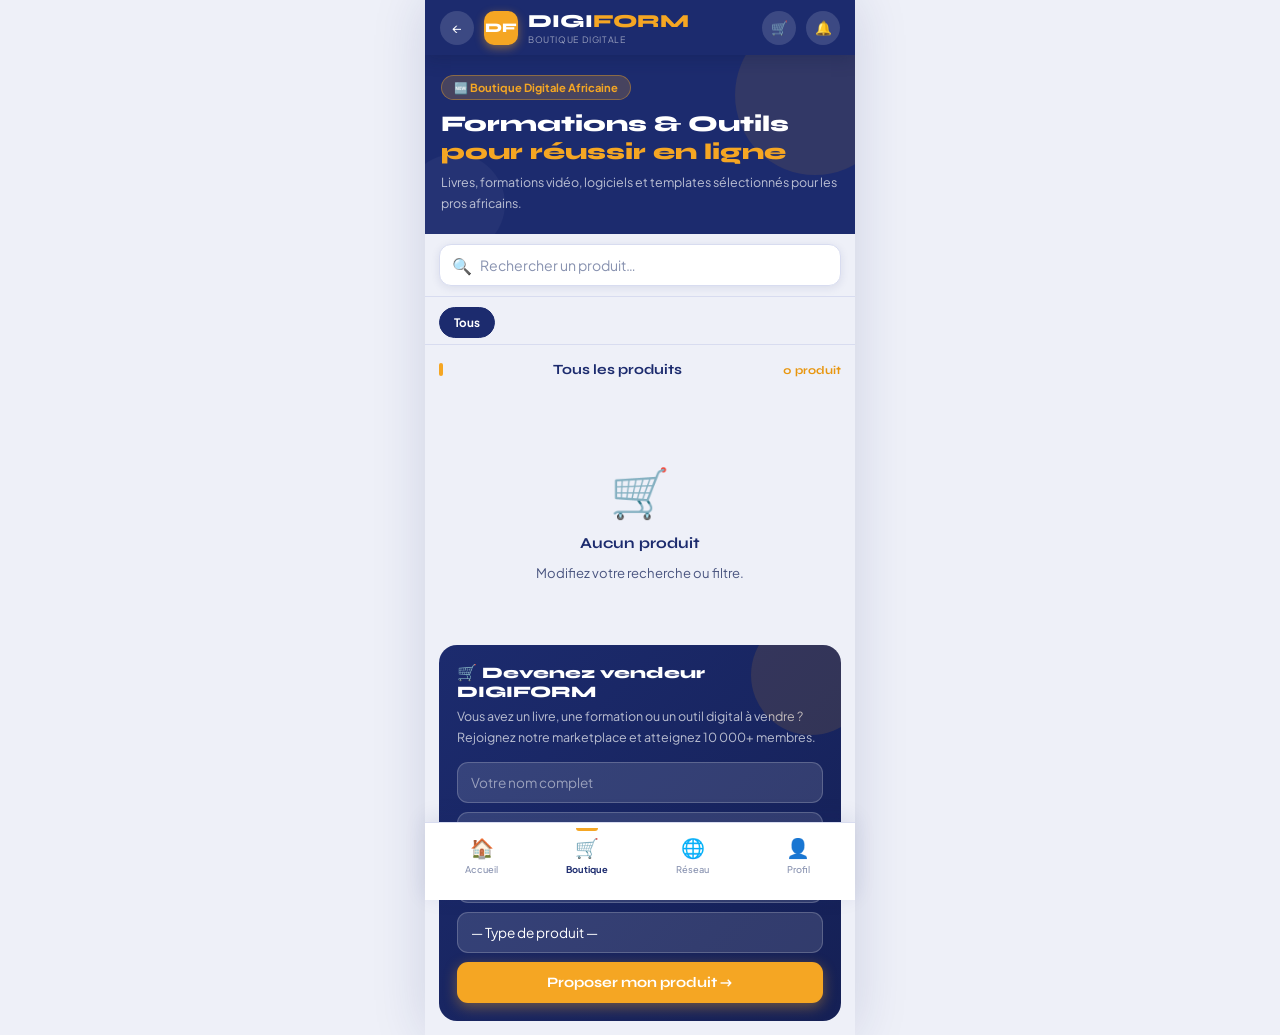
<file: shop.html>
<!DOCTYPE html>
<html lang="fr">
<head>
<meta charset="UTF-8"/>
<meta name="viewport" content="width=device-width,initial-scale=1,maximum-scale=1"/>
<title>DIGIFORM · Boutique</title>
<link rel="preconnect" href="https://fonts.googleapis.com"/>
<link rel="preconnect" href="https://fonts.gstatic.com" crossorigin/>
<link href="https://fonts.googleapis.com/css2?family=Plus+Jakarta+Sans:wght@400;500;600;700;800&family=Syne:wght@700;800&display=swap" rel="stylesheet"/>
<script src="https://leekpay.fr/js/leekpay.js" defer></script>
<style>
*,*::before,*::after{box-sizing:border-box;margin:0;padding:0;}
:root{
  --bg:#EEF0F8;--bg2:#FFFFFF;--bg3:#E4E8F4;--bg4:#D4D9EE;
  --navy:#1C2B6E;--navy2:#152055;--navy-l:rgba(28,43,110,.08);
  --orange:#F5A623;--orange2:#E8960F;--orange-l:rgba(245,166,35,.12);
  --text:#1C2B6E;--text2:#4A5580;--text3:#8892B0;
  --border:#D8DCF0;--border2:#C4CAE8;
  --green:#10B981;--green-l:rgba(16,185,129,.1);--green-b:rgba(16,185,129,.25);
  --red:#EF4444;--wa:#25D366;--wa2:#128C7E;
  --sh:0 2px 8px rgba(28,43,110,.10);--sh2:0 4px 20px rgba(28,43,110,.15);--sh3:0 8px 36px rgba(28,43,110,.20);
}
html,body{min-height:100vh;background:var(--bg);color:var(--text);font-family:'Plus Jakarta Sans',sans-serif;max-width:430px;margin:0 auto;overflow-x:hidden;}
::-webkit-scrollbar{width:3px;}::-webkit-scrollbar-thumb{background:var(--bg4);border-radius:3px;}
@keyframes rise{from{opacity:0;transform:translateY(14px);}to{opacity:1;transform:none;}}
@keyframes pop{from{opacity:0;transform:scale(.94);}to{opacity:1;transform:none;}}
@keyframes spin{to{transform:rotate(360deg);}}
@keyframes float{0%,100%{transform:translateY(0);}50%{transform:translateY(-7px);}}
@keyframes shimmer{from{background-position:-200%;}to{background-position:200%;}}
@keyframes slideUp{from{transform:translateY(100%);opacity:0;}to{transform:none;opacity:1;}}
@keyframes fadeIn{from{opacity:0;}to{opacity:1;}}

/* HEADER */
.hdr{position:sticky;top:0;z-index:200;background:var(--navy);padding:10px 15px;display:flex;align-items:center;gap:10px;box-shadow:0 4px 16px rgba(15,24,64,.25);}
.hdr-box{width:34px;height:34px;border-radius:10px;background:var(--orange);display:flex;align-items:center;justify-content:center;flex-shrink:0;box-shadow:0 3px 10px rgba(245,166,35,.45);}
.hdr-box span{font-family:'Syne',sans-serif;font-size:.82rem;font-weight:800;color:#fff;}
.hdr-name{font-family:'Syne',sans-serif;font-size:1.15rem;font-weight:800;color:#fff;flex:1;}
.hdr-name em{color:var(--orange);font-style:normal;}
.hdr-ico{width:34px;height:34px;flex-shrink:0;border-radius:50%;background:rgba(255,255,255,.14);border:none;display:flex;align-items:center;justify-content:center;font-size:.85rem;cursor:pointer;color:#fff;text-decoration:none;transition:all .2s;}
.hdr-ico:hover{background:rgba(255,255,255,.24);}

/* PAGE */
.pg{padding:0 0 90px;}

/* HERO BOUTIQUE */
.hero{background:var(--navy);padding:20px 16px;position:relative;overflow:hidden;}
.hero::before{content:'';position:absolute;right:-40px;top:-40px;width:160px;height:160px;border-radius:50%;background:rgba(245,166,35,.1);}
.hero::after{content:'';position:absolute;left:-20px;bottom:-20px;width:100px;height:100px;border-radius:50%;background:rgba(255,255,255,.04);}
.hero-tag{display:inline-flex;align-items:center;gap:6px;background:rgba(245,166,35,.2);border:1px solid rgba(245,166,35,.4);border-radius:999px;padding:4px 12px;font-size:.7rem;font-weight:700;color:var(--orange);margin-bottom:10px;position:relative;z-index:1;}
.hero h2{font-family:'Syne',sans-serif;font-size:1.4rem;font-weight:800;color:#fff;margin-bottom:6px;position:relative;z-index:1;line-height:1.25;}
.hero h2 span{color:var(--orange);}
.hero p{font-size:.78rem;color:rgba(255,255,255,.7);line-height:1.7;position:relative;z-index:1;}

/* SEARCH */
.sw{position:sticky;top:57px;z-index:100;background:rgba(238,240,248,.97);backdrop-filter:blur(12px);padding:10px 14px;border-bottom:1px solid var(--border);}
.sw-inner{position:relative;}
.sw-ico{position:absolute;left:13px;top:50%;transform:translateY(-50%);pointer-events:none;color:var(--text3);}
.sw-inp{background:var(--bg2);border:1.5px solid var(--border);border-radius:12px;color:var(--text);font-family:'Plus Jakarta Sans',sans-serif;font-size:.88rem;padding:11px 36px 11px 40px;width:100%;outline:none;transition:all .2s;box-shadow:var(--sh);}
.sw-inp:focus{border-color:var(--navy);}
.sw-inp::placeholder{color:var(--text3);}
.sw-clr{position:absolute;right:11px;top:50%;transform:translateY(-50%);width:22px;height:22px;border-radius:50%;background:var(--bg4);border:none;color:var(--text3);font-size:.75rem;cursor:pointer;display:none;align-items:center;justify-content:center;}
.sw-clr.show{display:flex;}

/* CHIPS */
.chips-wrap{padding:10px 14px 6px;overflow-x:auto;display:flex;gap:6px;scrollbar-width:none;border-bottom:1px solid var(--border);background:var(--bg);}
.chips-wrap::-webkit-scrollbar{display:none;}
.chip{flex-shrink:0;padding:7px 14px;border-radius:999px;font-size:.73rem;font-weight:500;cursor:pointer;border:1.5px solid var(--border2);background:var(--bg2);color:var(--text2);transition:all .2s;white-space:nowrap;}
.chip.on{background:var(--navy);color:#fff;border-color:var(--navy);font-weight:700;}

/* SECTIONS */
.section{padding:16px 14px 4px;}
.stitle{font-family:'Syne',sans-serif;font-size:.88rem;font-weight:700;color:var(--navy);margin-bottom:10px;display:flex;align-items:center;justify-content:space-between;}
.stitle::before{content:'';width:4px;height:13px;border-radius:2px;background:var(--orange);margin-right:8px;flex-shrink:0;}
.stitle-left{display:flex;align-items:center;}
.see-all{font-size:.72rem;color:var(--orange2);font-weight:700;cursor:pointer;}

/* CAROUSSEL VEDETTE */
.feat-scroll{display:flex;gap:12px;overflow-x:auto;padding:0 14px 12px;scrollbar-width:none;}
.feat-scroll::-webkit-scrollbar{display:none;}
.feat-card{flex-shrink:0;width:200px;background:var(--bg2);border-radius:16px;overflow:hidden;border:1.5px solid var(--border);box-shadow:var(--sh2);transition:all .2s;cursor:pointer;position:relative;}
.feat-card:hover{box-shadow:var(--sh3);transform:translateY(-2px);}
.feat-img{width:100%;height:110px;object-fit:cover;background:var(--bg3);display:flex;align-items:center;justify-content:center;font-size:2.5rem;position:relative;}
.feat-type{position:absolute;top:8px;right:8px;padding:3px 8px;border-radius:999px;font-size:.58rem;font-weight:800;text-transform:uppercase;letter-spacing:.05em;color:#fff;}
.feat-info{padding:11px 10px 12px;}
.feat-name{font-family:'Syne',sans-serif;font-size:.82rem;font-weight:700;color:var(--navy);margin-bottom:3px;display:-webkit-box;-webkit-line-clamp:2;-webkit-box-orient:vertical;overflow:hidden;line-height:1.3;}
.feat-price{font-family:'Syne',sans-serif;font-size:.88rem;font-weight:800;color:var(--orange2);}
.feat-old{font-size:.68rem;color:var(--text3);text-decoration:line-through;margin-left:5px;}

/* GRILLE PRODUITS */
.pgrid{display:grid;grid-template-columns:1fr 1fr;gap:10px;padding:4px 14px 14px;}
.pcard{background:var(--bg2);border-radius:14px;overflow:hidden;border:1.5px solid var(--border);box-shadow:var(--sh);transition:all .2s;cursor:pointer;animation:pop .3s both;}
.pcard:hover{box-shadow:var(--sh2);border-color:var(--navy);}
.pc-img{width:100%;height:90px;object-fit:cover;background:var(--bg3);display:flex;align-items:center;justify-content:center;font-size:2rem;position:relative;overflow:hidden;}
.pc-img img{position:absolute;inset:0;width:100%;height:100%;object-fit:cover;}
.pc-type{position:absolute;bottom:5px;left:5px;padding:2px 7px;border-radius:999px;font-size:.55rem;font-weight:800;text-transform:uppercase;color:#fff;letter-spacing:.05em;}
.pc-info{padding:10px 9px;}
.pc-name{font-family:'Syne',sans-serif;font-size:.78rem;font-weight:700;color:var(--navy);margin-bottom:5px;display:-webkit-box;-webkit-line-clamp:2;-webkit-box-orient:vertical;overflow:hidden;line-height:1.3;min-height:2.6em;}
.pc-price{font-family:'Syne',sans-serif;font-size:.85rem;font-weight:800;color:var(--orange2);margin-bottom:8px;}
.pc-buy{width:100%;padding:8px;border-radius:9px;background:var(--navy);color:#fff;border:none;cursor:pointer;font-size:.72rem;font-weight:700;transition:all .2s;font-family:'Plus Jakarta Sans',sans-serif;display:flex;align-items:center;justify-content:center;gap:5px;}
.pc-buy:hover{background:var(--navy2);}
.pc-wa{width:100%;padding:8px;border-radius:9px;background:var(--wa);color:#fff;border:none;cursor:pointer;font-size:.72rem;font-weight:700;font-family:'Plus Jakarta Sans',sans-serif;margin-top:5px;}

/* SHIMMER */
.shim-g{display:grid;grid-template-columns:1fr 1fr;gap:10px;padding:4px 14px 14px;}
.shim-c{height:190px;border-radius:14px;background:linear-gradient(90deg,var(--bg3) 25%,var(--bg4) 50%,var(--bg3) 75%);background-size:200%;animation:shimmer 1.4s infinite;}

/* MODAL PRODUIT */
#pov{position:fixed;inset:0;background:rgba(15,24,64,.6);backdrop-filter:blur(8px);-webkit-backdrop-filter:blur(8px);z-index:1000;display:none;align-items:flex-end;justify-content:center;}
#pov.open{display:flex;animation:fadeIn .25s;}
.pbox{width:100%;max-width:430px;background:var(--bg2);border-radius:22px 22px 0 0;border-top:3px solid var(--orange);padding:20px 16px 48px;animation:slideUp .3s cubic-bezier(.22,1,.36,1);max-height:85vh;overflow-y:auto;}
.phandle{width:38px;height:4px;border-radius:2px;background:var(--bg4);margin:0 auto 16px;}
.pm-img{width:100%;height:180px;object-fit:cover;border-radius:14px;background:var(--bg3);display:flex;align-items:center;justify-content:center;font-size:4rem;margin-bottom:14px;overflow:hidden;position:relative;}
.pm-img img{position:absolute;inset:0;width:100%;height:100%;object-fit:cover;}
.pm-type-badge{display:inline-flex;align-items:center;gap:5px;border-radius:999px;padding:4px 12px;font-size:.68rem;font-weight:700;margin-bottom:8px;}
.pm-title{font-family:'Syne',sans-serif;font-size:1.1rem;font-weight:800;color:var(--navy);margin-bottom:6px;line-height:1.3;}
.pm-desc{font-size:.82rem;color:var(--text2);line-height:1.75;margin-bottom:14px;}
.pm-price-row{display:flex;align-items:baseline;gap:8px;margin-bottom:16px;}
.pm-price{font-family:'Syne',sans-serif;font-size:1.5rem;font-weight:800;color:var(--orange2);}
.pm-old{font-size:.85rem;color:var(--text3);text-decoration:line-through;}
.pm-buy{width:100%;padding:14px;border-radius:13px;background:var(--orange);color:#fff;border:none;cursor:pointer;font-family:'Syne',sans-serif;font-size:.95rem;font-weight:800;transition:all .22s;margin-bottom:10px;display:flex;align-items:center;justify-content:center;gap:8px;box-shadow:0 6px 20px rgba(245,166,35,.4);}
.pm-buy:hover{background:var(--orange2);}
.pm-wa{width:100%;padding:12px;border-radius:13px;background:var(--wa);color:#fff;border:none;cursor:pointer;font-family:'Plus Jakarta Sans',sans-serif;font-size:.88rem;font-weight:700;display:flex;align-items:center;justify-content:center;gap:8px;}

/* SECTION VENDEUR */
.seller-sec{margin:14px;background:linear-gradient(135deg,var(--navy),var(--navy2));border-radius:18px;padding:18px;color:#fff;position:relative;overflow:hidden;}
.seller-sec::before{content:'';position:absolute;right:-30px;top:-30px;width:120px;height:120px;border-radius:50%;background:rgba(245,166,35,.12);}
.seller-title{font-family:'Syne',sans-serif;font-size:1rem;font-weight:800;margin-bottom:5px;}
.seller-sub{font-size:.78rem;color:rgba(255,255,255,.7);line-height:1.65;margin-bottom:14px;}
.s-form{display:flex;flex-direction:column;gap:9px;}
.s-inp{background:rgba(255,255,255,.12);border:1.5px solid rgba(255,255,255,.2);border-radius:11px;color:#fff;font-family:'Plus Jakarta Sans',sans-serif;font-size:.85rem;padding:11px 13px;width:100%;outline:none;transition:all .2s;}
.s-inp:focus{border-color:var(--orange);background:rgba(255,255,255,.18);}
.s-inp::placeholder{color:rgba(255,255,255,.5);}
select.s-inp{cursor:pointer;-webkit-appearance:none;}
select.s-inp option{background:var(--navy);color:#fff;}
.s-btn{width:100%;padding:12px;border-radius:11px;background:var(--orange);color:#fff;border:none;cursor:pointer;font-family:'Syne',sans-serif;font-size:.9rem;font-weight:700;transition:all .22s;box-shadow:0 4px 14px rgba(245,166,35,.4);}
.s-btn:hover:not(:disabled){background:var(--orange2);}
.s-btn:disabled{opacity:.4;cursor:not-allowed;}
.s-ok{background:rgba(16,185,129,.15);border:1.5px solid rgba(16,185,129,.35);border-radius:12px;padding:14px;text-align:center;display:none;margin-top:4px;}

/* EMPTY */
.empty{display:flex;flex-direction:column;align-items:center;padding:50px 24px;gap:12px;text-align:center;}
.empty-ico{font-size:3rem;animation:float 4s ease-in-out infinite;}

/* BUTTONS */
.btn{display:inline-flex;align-items:center;justify-content:center;gap:6px;border:none;cursor:pointer;font-family:'Plus Jakarta Sans',sans-serif;font-weight:700;transition:all .22s;border-radius:12px;text-decoration:none;}
.b-orange{background:var(--orange);color:#fff;box-shadow:0 4px 14px rgba(245,166,35,.35);}
.b-orange:hover{background:var(--orange2);}
.b-out{background:var(--bg2);color:var(--navy);border:1.5px solid var(--border2);}
.b-xl{width:100%;padding:13px;font-size:.9rem;border-radius:14px;}
.sp{display:inline-block;width:14px;height:14px;border:2px solid rgba(255,255,255,.25);border-top-color:#fff;border-radius:50%;animation:spin .7s linear infinite;vertical-align:middle;}

/* NAV */
.nav{position:fixed;bottom:0;left:50%;transform:translateX(-50%);width:100%;max-width:430px;background:var(--bg2);border-top:1.5px solid var(--border);padding:5px 4px 18px;display:flex;z-index:500;box-shadow:0 -4px 20px rgba(28,43,110,.1);}
.nb{flex:1;display:flex;flex-direction:column;align-items:center;gap:3px;padding:7px 4px;background:none;border:none;color:var(--text3);font-family:'Plus Jakarta Sans',sans-serif;position:relative;transition:color .2s;text-decoration:none;}
.nb.on{color:var(--navy);}
.nb-dot{position:absolute;top:0;left:50%;transform:translateX(-50%);width:22px;height:3px;border-radius:0 0 3px 3px;background:var(--orange);display:none;}
.nb.on .nb-dot{display:block;}
.nb-ico{font-size:1.2rem;}.nb-lbl{font-size:.58rem;font-weight:500;}.nb.on .nb-lbl{font-weight:700;}

/* TOAST */
#toast{position:fixed;top:70px;left:50%;transform:translateX(-50%);padding:10px 22px;border-radius:999px;z-index:9999;font-weight:700;font-size:.82rem;box-shadow:0 8px 28px rgba(28,43,110,.25);white-space:nowrap;max-width:90vw;text-align:center;display:none;pointer-events:none;}
#toast.show{display:block;animation:rise .3s ease;}
#toast.ok{background:var(--green);color:#fff;}
#toast.err{background:var(--red);color:#fff;}
#toast.inf{background:var(--navy);color:#fff;}
#toast.warn{background:var(--orange);color:#fff;}

@media(min-width:430px){body{box-shadow:0 0 50px rgba(28,43,110,.15);}}
</style>
</head>
<body>

<header class="hdr">
  <a href="dashboard.html" class="hdr-ico">&#8592;</a>
  <div class="hdr-box"><span>DF</span></div>
  <div style="flex:1;">
    <div class="hdr-name">DIGI<em>FORM</em></div>
    <div style="font-size:.55rem;color:rgba(255,255,255,.55);margin-top:2px;letter-spacing:.07em;text-transform:uppercase;">BOUTIQUE DIGITALE</div>
  </div>
  <div class="hdr-ico" id="cart-ico" onclick="voirPanier()" title="Achats">&#128722;</div>
  <a href="notifications.html" class="hdr-ico">&#128276;</a>
</header>

<!-- HERO -->
<div class="hero">
  <div class="hero-tag">&#127381; Boutique Digitale Africaine</div>
  <h2>Formations &amp; Outils<br/><span>pour réussir en ligne</span></h2>
  <p>Livres, formations vidéo, logiciels et templates sélectionnés pour les pros africains.</p>
</div>

<!-- SEARCH -->
<div class="sw">
  <div class="sw-inner">
    <span class="sw-ico">&#128269;</span>
    <input class="sw-inp" id="srch" type="search" placeholder="Rechercher un produit…" oninput="onSearch(this.value)" autocomplete="off"/>
    <button class="sw-clr" id="scl" onclick="clearSearch()">&#10005;</button>
  </div>
</div>

<!-- CHIPS CATÉGORIES -->
<div class="chips-wrap" id="chips-wrap"></div>

<!-- SHIMMER -->
<div id="shim">
  <div class="section"><div class="stitle"><div class="stitle-left" style="padding-left:12px;">&#11088; En vedette</div></div></div>
  <div style="display:flex;gap:12px;padding:0 14px 12px;overflow:hidden;">
    <div style="flex-shrink:0;width:200px;height:160px;border-radius:16px;background:linear-gradient(90deg,var(--bg3) 25%,var(--bg4) 50%,var(--bg3) 75%);background-size:200%;animation:shimmer 1.4s infinite;"></div>
    <div style="flex-shrink:0;width:200px;height:160px;border-radius:16px;background:linear-gradient(90deg,var(--bg3) 25%,var(--bg4) 50%,var(--bg3) 75%);background-size:200%;animation:shimmer 1.4s infinite;"></div>
  </div>
  <div class="shim-g">
    <div class="shim-c"></div><div class="shim-c"></div>
    <div class="shim-c"></div><div class="shim-c"></div>
  </div>
</div>

<!-- VEDETTE -->
<div id="feat-section" style="display:none;">
  <div class="section">
    <div class="stitle"><div class="stitle-left">&#11088; En vedette</div></div>
  </div>
  <div class="feat-scroll" id="feat-scroll"></div>
</div>

<!-- CATALOGUE -->
<div id="cat-section" style="display:none;">
  <div class="section">
    <div class="stitle">
      <div class="stitle-left" id="cat-title">Tous les produits</div>
      <span class="see-all" id="cat-count"></span>
    </div>
  </div>
  <div class="pgrid" id="pgrid"></div>
  <div class="empty" id="empty" style="display:none;">
    <div class="empty-ico">&#128722;</div>
    <div style="font-family:'Syne',sans-serif;font-size:.95rem;font-weight:700;color:var(--navy);">Aucun produit</div>
    <div style="font-size:.82rem;color:var(--text2);">Modifiez votre recherche ou filtre.</div>
  </div>
</div>

<!-- SECTION VENDEUR -->
<div class="seller-sec" id="seller-sec" style="display:none;">
  <div class="seller-title">&#128722; Devenez vendeur DIGIFORM</div>
  <div class="seller-sub">Vous avez un livre, une formation ou un outil digital à vendre ? Rejoignez notre marketplace et atteignez 10 000+ membres.</div>
  <div class="s-ok" id="s-ok">
    <div style="font-size:1.8rem;margin-bottom:7px;">&#127881;</div>
    <div style="font-family:'Syne',sans-serif;font-size:.9rem;font-weight:800;color:#10B981;">Demande envoyée !</div>
    <div style="font-size:.75rem;color:rgba(255,255,255,.7);margin-top:4px;">Nous vous contacterons sur WhatsApp sous 24h.</div>
  </div>
  <div class="s-form" id="s-form">
    <input class="s-inp" id="s-name" type="text" placeholder="Votre nom complet"/>
    <input class="s-inp" id="s-phone" type="tel" placeholder="WhatsApp (+225…)"/>
    <input class="s-inp" id="s-desc" type="text" placeholder="Titre de votre produit digital"/>
    <select class="s-inp" id="s-type">
      <option value="">— Type de produit —</option>
      <option value="livre">📚 Livre / Ebook</option>
      <option value="formation">🎬 Formation vidéo</option>
      <option value="logiciel">💻 Logiciel / SaaS</option>
      <option value="template">🎨 Templates / Design</option>
      <option value="audio">🎧 Audio / Podcast</option>
      <option value="autre">📦 Autre</option>
    </select>
    <button class="s-btn" id="s-btn" onclick="soumettreVendeur()">Proposer mon produit &#8594;</button>
  </div>
</div>

<!-- MODAL PRODUIT -->
<div id="pov" onclick="if(event.target===this)fermerProduit()">
  <div class="pbox" id="pbox"></div>
</div>

<nav class="nav">
  <a class="nb" href="dashboard.html"><div class="nb-dot"></div><span class="nb-ico">&#127968;</span><span class="nb-lbl">Accueil</span></a>
  <a class="nb on" href="shop.html"><div class="nb-dot"></div><span class="nb-ico">&#128722;</span><span class="nb-lbl">Boutique</span></a>
  <a class="nb" href="network.html"><div class="nb-dot"></div><span class="nb-ico">&#127760;</span><span class="nb-lbl">Réseau</span></a>
  <a class="nb" href="profile.html"><div class="nb-dot"></div><span class="nb-ico">&#128100;</span><span class="nb-lbl">Profil</span></a>
</nav>

<div id="toast"></div>

<script>
var SB   = 'https://rxhjuetoxyjrairroycb.supabase.co';
var ANON = 'eyJhbGciOiJIUzI1NiIsInR5cCI6IkpXVCJ9.eyJpc3MiOiJzdXBhYmFzZSIsInJlZiI6InJ4aGp1ZXRveHlqcmFpcnJveWNiIiwicm9sZSI6ImFub24iLCJpYXQiOjE3NzYwOTkxMjksImV4cCI6MjA5MTY3NTEyOX0.FTk6DNeI2FSsY6Eg1mKC64lj1-aS9fzTyzTlQbuGn-Q';
var LEEKPAY_PK = 'pk_live_h0RQu365IhnhdXkW2YeWZiDmKQGo7Pn1';

var TYPE_CONFIG = {
  livre:     {ico:'📚', col:'#2563EB', label:'Livre'},
  formation: {ico:'🎬', col:'#DC2626', label:'Formation'},
  logiciel:  {ico:'💻', col:'#059669', label:'Logiciel'},
  template:  {ico:'🎨', col:'#DB2777', label:'Template'},
  audio:     {ico:'🎧', col:'#7C3AED', label:'Audio'},
  autre:     {ico:'📦', col:'#D97706', label:'Produit'}
};

var CATS = [
  {v:'',l:'Tous'},
  {v:'livre',l:'📚 Livres'},
  {v:'formation',l:'🎬 Formations'},
  {v:'logiciel',l:'💻 Logiciels'},
  {v:'template',l:'🎨 Templates'},
  {v:'audio',l:'🎧 Audio'}
];

function getSess() { try{return JSON.parse(localStorage.getItem('dg_sess')||'null');}catch{return null;} }

var all = [], filtered = [], catF = '', srchQ = '';
var curProduct = null;
var toTm;

function toast(msg, t) {
  clearTimeout(toTm); t = t || 'ok';
  var e = document.getElementById('toast');
  e.textContent = msg; e.className = 'show ' + t;
  toTm = setTimeout(function() { e.classList.remove('show'); }, 4000);
}
function esc(s) { return (s||'').replace(/&/g,'&amp;').replace(/</g,'&lt;').replace(/>/g,'&gt;').replace(/"/g,'&quot;'); }
function fmtPrix(p) {
  p = Number(p)||0;
  if (p <= 0) return 'Gratuit';
  return p.toLocaleString('fr-FR') + ' FCFA';
}

/* ── CHARGEMENT ── */
function charger() {
  var xhr = new XMLHttpRequest();
  xhr.open('GET', SB + '/rest/v1/products?is_active=not.eq.false&order=featured.desc,created_at.desc', true);
  xhr.setRequestHeader('apikey', ANON);
  xhr.onload = function() {
    try { all = JSON.parse(xhr.responseText); } catch(e) { all = []; }
    if (!Array.isArray(all)) all = [];
    document.getElementById('shim').style.display = 'none';
    document.getElementById('feat-section').style.display = 'block';
    document.getElementById('cat-section').style.display = 'block';
    document.getElementById('seller-sec').style.display = 'block';
    buildChips();
    filtrer();
    afficherVedette();
  };
  xhr.onerror = function() {
    document.getElementById('shim').style.display = 'none';
    document.getElementById('cat-section').style.display = 'block';
    document.getElementById('seller-sec').style.display = 'block';
    document.getElementById('empty').style.display = 'flex';
    document.getElementById('cat-count').textContent = '0 produit';
    buildChips();
  };
  xhr.send();
}

/* ── CHIPS ── */
function buildChips() {
  var html = '';
  for (var i = 0; i < CATS.length; i++) {
    var c = CATS[i];
    var count = c.v ? all.filter(function(p){return p.type===c.v;}).length : all.length;
    if (c.v && count === 0) continue;
    var on = catF === c.v ? ' on' : '';
    html += '<div class="chip' + on + '" data-v="' + c.v + '">' + c.l + (count?' ('+count+')':'') + '</div>';
  }
  var el = document.getElementById('chips-wrap');
  if (!el) return;
  el.innerHTML = html;
  var chips = el.querySelectorAll('.chip');
  for (var j = 0; j < chips.length; j++) {
    (function(chip) {
      chip.onclick = function() {
        catF = chip.getAttribute('data-v');
        buildChips();
        filtrer();
      };
    })(chips[j]);
  }
}

/* ── FILTRER ── */
function filtrer() {
  var q = srchQ.toLowerCase();
  filtered = all.filter(function(p) {
    var mq = !q || (p.title||'').toLowerCase().indexOf(q) >= 0 || (p.description||'').toLowerCase().indexOf(q) >= 0;
    var mc = !catF || p.type === catF;
    return mq && mc;
  });
  afficherGrille();
}

/* ── SEARCH ── */
var searchTm;
function onSearch(v) {
  document.getElementById('scl').classList.toggle('show', v.length > 0);
  clearTimeout(searchTm);
  searchTm = setTimeout(function() {
    srchQ = v.trim();
    filtrer();
  }, 300);
}
function clearSearch() {
  document.getElementById('srch').value = '';
  document.getElementById('scl').classList.remove('show');
  srchQ = '';
  filtrer();
}

/* ── VEDETTE CAROUSSEL ── */
function afficherVedette() {
  var feats = all.filter(function(p) { return p.featured; });
  var el = document.getElementById('feat-scroll');
  var sec = document.getElementById('feat-section');
  if (!feats.length || !el) { if(sec) sec.style.display='none'; return; }
  var html = '';
  for (var i = 0; i < feats.length; i++) {
    var p = feats[i];
    var tc = TYPE_CONFIG[p.type] || TYPE_CONFIG.autre;
    var imgH = p.image_url
      ? '<div class="feat-img" style="background:#000;"><img src="' + esc(p.image_url) + '" alt="' + esc(p.title) + '" onerror="this.style.display=\'none\'"/>' + tc.ico + '</div>'
      : '<div class="feat-img" style="background:' + tc.col + '18;font-size:3rem;">' + tc.ico + '</div>';
    html += '<div class="feat-card" onclick="ouvrirProduit(' + i + 'true)">'
      + imgH
      + '<div class="feat-type" style="background:' + tc.col + ';">' + tc.label + '</div>'
      + '<div class="feat-info">'
      +   '<div class="feat-name">' + esc(p.title) + '</div>'
      +   '<div><span class="feat-price">' + fmtPrix(p.price) + '</span>'
      +   (p.price_old ? '<span class="feat-old">' + fmtPrix(p.price_old) + '</span>' : '')
      +   '</div>'
      + '</div>'
      + '</div>';
  }
  el.innerHTML = html;
  // Fix onclick avec index
  var cards = el.querySelectorAll('.feat-card');
  for (var j = 0; j < cards.length; j++) {
    (function(card, prod) {
      card.onclick = function() { ouvrirProduitObj(prod); };
    })(cards[j], feats[j]);
  }
}

/* ── GRILLE ── */
function afficherGrille() {
  var el   = document.getElementById('pgrid');
  var emp  = document.getElementById('empty');
  var cnt  = document.getElementById('cat-count');
  var ttl  = document.getElementById('cat-title');

  var label = catF ? (TYPE_CONFIG[catF]||{}).label||catF : 'Tous les produits';
  if (ttl) ttl.textContent = label;
  if (cnt) cnt.textContent = filtered.length + ' produit' + (filtered.length > 1 ? 's' : '');

  if (!filtered.length) {
    if(el) el.innerHTML = '';
    if(emp) emp.style.display = 'flex';
    return;
  }
  if(emp) emp.style.display = 'none';

  var html = '';
  for (var i = 0; i < filtered.length; i++) {
    var p = filtered[i];
    var tc = TYPE_CONFIG[p.type] || TYPE_CONFIG.autre;
    var imgH = p.image_url
      ? '<div class="pc-img" style="background:#000;"><img src="' + esc(p.image_url) + '" alt="' + esc(p.title) + '" onerror="this.style.display=\'none\'"/><div class="pc-type" style="background:' + tc.col + ';">' + tc.label + '</div></div>'
      : '<div class="pc-img" style="background:' + tc.col + '18;">' + tc.ico + '<div class="pc-type" style="background:' + tc.col + ';">' + tc.label + '</div></div>';
    html += '<div class="pcard" id="pc-' + i + '">'
      + imgH
      + '<div class="pc-info">'
      +   '<div class="pc-name">' + esc(p.title) + '</div>'
      +   '<div class="pc-price">' + fmtPrix(p.price) + '</div>'
      +   '<button class="pc-buy">Voir le produit</button>'
      + '</div>'
      + '</div>';
  }
  if(el) el.innerHTML = html;

  var cards = el.querySelectorAll('.pcard');
  for (var j = 0; j < cards.length; j++) {
    (function(card, prod) {
      card.onclick = function() { ouvrirProduitObj(prod); };
    })(cards[j], filtered[j]);
  }
}

/* ── MODAL PRODUIT ── */
function ouvrirProduitObj(p) {
  curProduct = p;
  var pov = document.getElementById('pov');
  var pbox = document.getElementById('pbox');
  var tc = TYPE_CONFIG[p.type] || TYPE_CONFIG.autre;
  var whatsapp = p.whatsapp_number ? p.whatsapp_number.replace(/[^0-9]/g,'') : '';

  var imgH = p.image_url
    ? '<div class="pm-img" style="background:#000;"><img src="' + esc(p.image_url) + '" alt="' + esc(p.title) + '" onerror="this.style.display=\'none\'"/></div>'
    : '<div class="pm-img" style="background:' + tc.col + '18;">' + tc.ico + '</div>';

  var waBtn = whatsapp
    ? '<button class="pm-wa" onclick="contactWA(\'' + whatsapp + '\',\'' + esc(p.title) + '\')">&#128172; Contacter le vendeur</button>'
    : '';

  pbox.innerHTML = '<div class="phandle"></div>'
    + imgH
    + '<div class="pm-type-badge" style="background:' + tc.col + '18;color:' + tc.col + ';">' + tc.ico + ' ' + tc.label + '</div>'
    + '<div class="pm-title">' + esc(p.title) + '</div>'
    + '<div class="pm-desc">' + esc(p.description || 'Produit digital de qualité sélectionné par DIGIFORM.') + '</div>'
    + '<div class="pm-price-row">'
    +   '<div class="pm-price">' + fmtPrix(p.price) + '</div>'
    +   '<div style="font-size:.72rem;color:var(--text3);">(' + fmtFCFA(p.price) + ')</div>'
    + '</div>'
    + '<button class="pm-buy" onclick="acheter()">Acheter — ' + fmtPrix(p.price) + '</button>'
    + waBtn;

  pov.classList.add('open');
}

function fermerProduit() {
  document.getElementById('pov').classList.remove('open');
  curProduct = null;
}

/* ── ACHAT LEEKPAY ── */
function acheter() {
  if (!curProduct) return;
  if (typeof LeekPay === 'undefined') {
    toast('Chargement du paiement...', 'inf');
    setTimeout(acheter, 1200);
    return;
  }
  var sess = getSess();
  var email = (sess && sess.user) ? (sess.user.email || '') : '';
  var whatsapp = curProduct.whatsapp_number ? curProduct.whatsapp_number.replace(/[^0-9]/g,'') : '';

  LeekPay.checkout({
    amount: Number(curProduct.price) || 0,
    currency: 'XOF',
    apiKey: LEEKPAY_PK,
    description: 'DIGIFORM — ' + curProduct.title,
    customerEmail: email,
    onSuccess: function() {
      fermerProduit();
      toast('Achat confirme ! Merci 🎉', 'ok');
      if (whatsapp) {
        setTimeout(function() {
          window.open(
            'https://wa.me/' + whatsapp + '?text=' + encodeURIComponent('Bonjour, je viens d acheter "' + curProduct.title + '" via DIGIFORM. Pouvez-vous me l envoyer ?'),
            '_blank', 'noopener'
          );
        }, 1500);
      }
    },
    onCancel: function() { toast('Achat annulé', 'warn'); }
  });
}

function contactWA(phone, title) {
  window.open('https://wa.me/' + phone + '?text=' + encodeURIComponent('Bonjour, je suis intéressé par "' + title + '" sur DIGIFORM. Pouvez-vous me donner plus d infos ?'), '_blank', 'noopener');
}

function voirPanier() {
  toast('Fonctionnalité bientôt disponible', 'inf');
}

/* ── SOUMISSION VENDEUR ── */
function soumettreVendeur() {
  var name  = (document.getElementById('s-name').value  || '').trim();
  var phone = (document.getElementById('s-phone').value || '').trim();
  var desc  = (document.getElementById('s-desc').value  || '').trim();
  var type  = document.getElementById('s-type').value;
  if (!name)  { toast('Votre nom est requis', 'err'); return; }
  if (!phone) { toast('Votre WhatsApp est requis', 'err'); return; }
  if (!desc)  { toast('Décrivez votre produit', 'err'); return; }
  if (!type)  { toast('Choisissez un type', 'err'); return; }

  var btn = document.getElementById('s-btn');
  btn.disabled = true; btn.innerHTML = '<span class="sp"></span> Envoi...';

  var xhr = new XMLHttpRequest();
  xhr.open('POST', SB + '/rest/v1/newsletter', true);
  xhr.setRequestHeader('apikey', ANON);
  xhr.setRequestHeader('Content-Type', 'application/json');
  xhr.setRequestHeader('Prefer', 'return=minimal');
  xhr.onload = xhr.onerror = function() {
    document.getElementById('s-ok').style.display = 'block';
    document.getElementById('s-form').style.display = 'none';
    toast('Demande envoyée ! On vous contacte sous 24h.', 'ok');
  };
  xhr.send(JSON.stringify({name:name, phone:phone, source:'shop', message:desc + ' | Type: ' + type, is_read:false}));
}

/* ── INIT ── */
charger();
</script>
</body>
</html>
</file>
